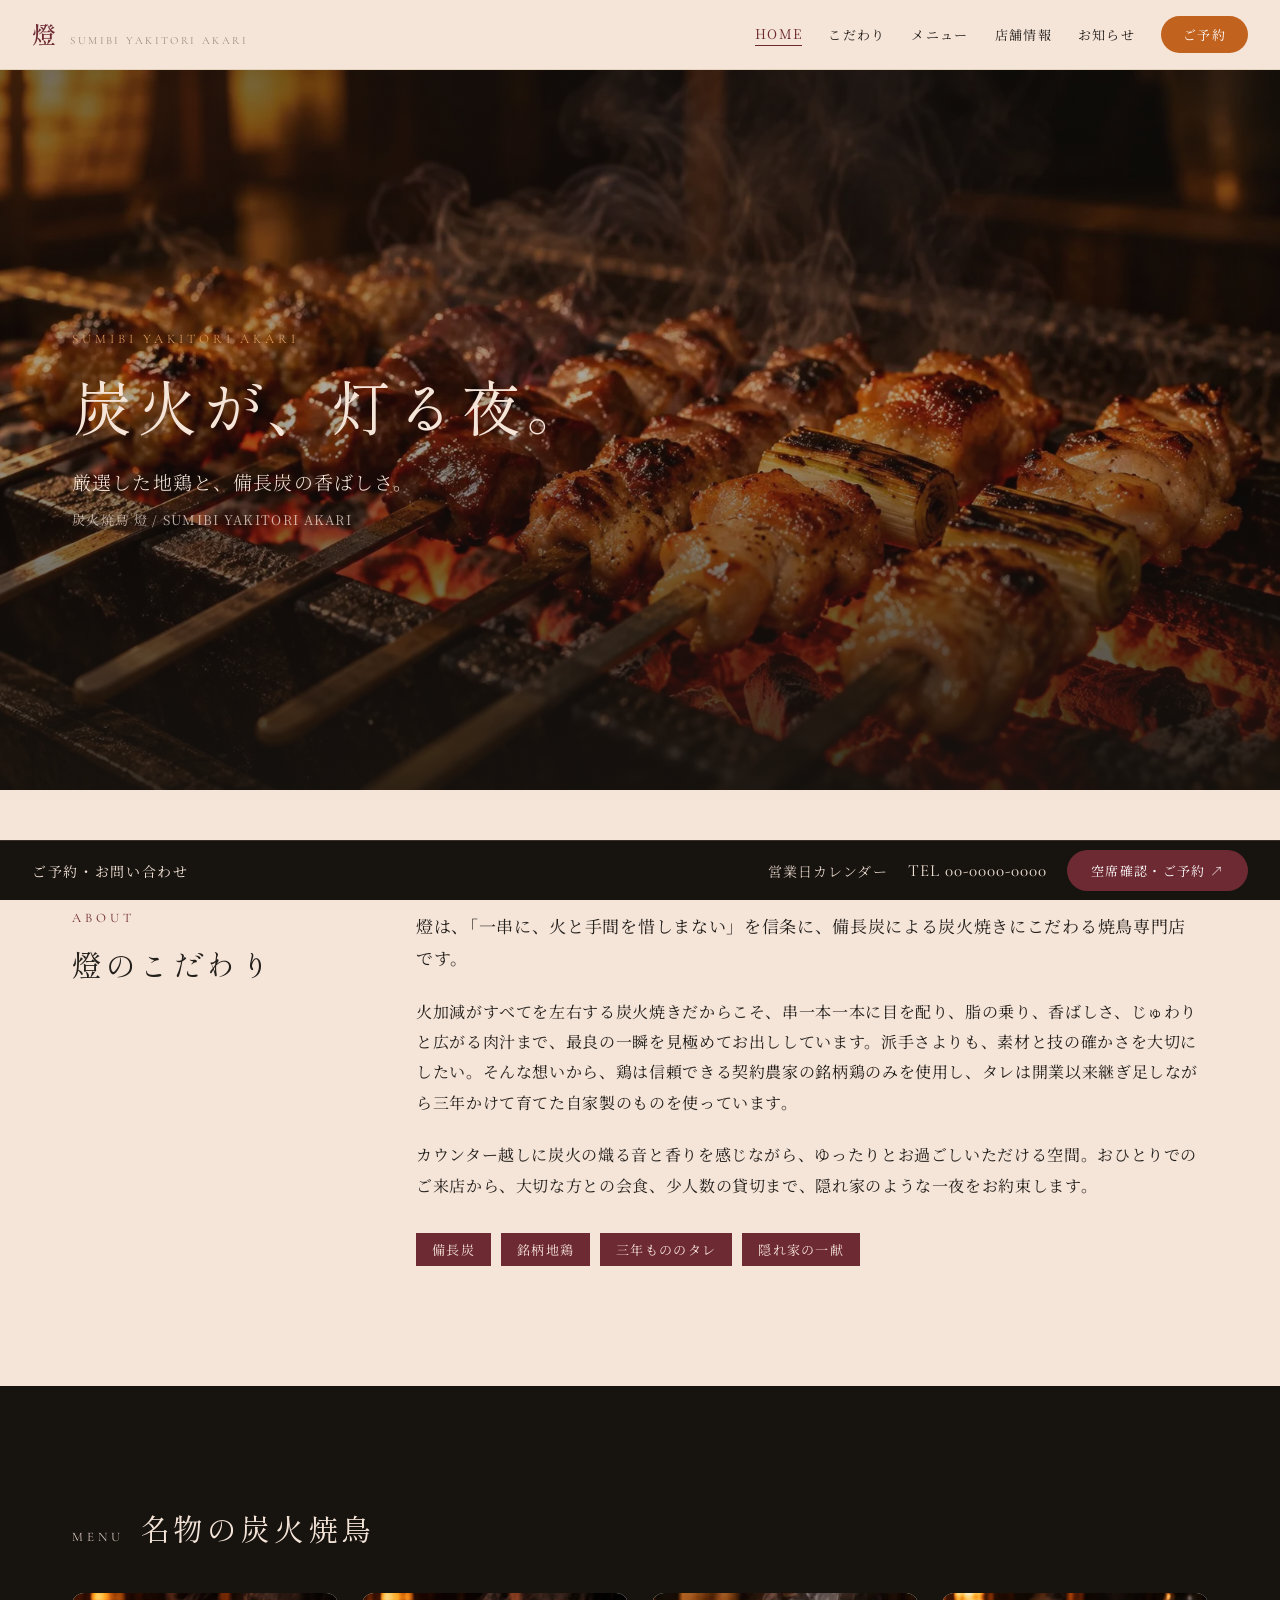
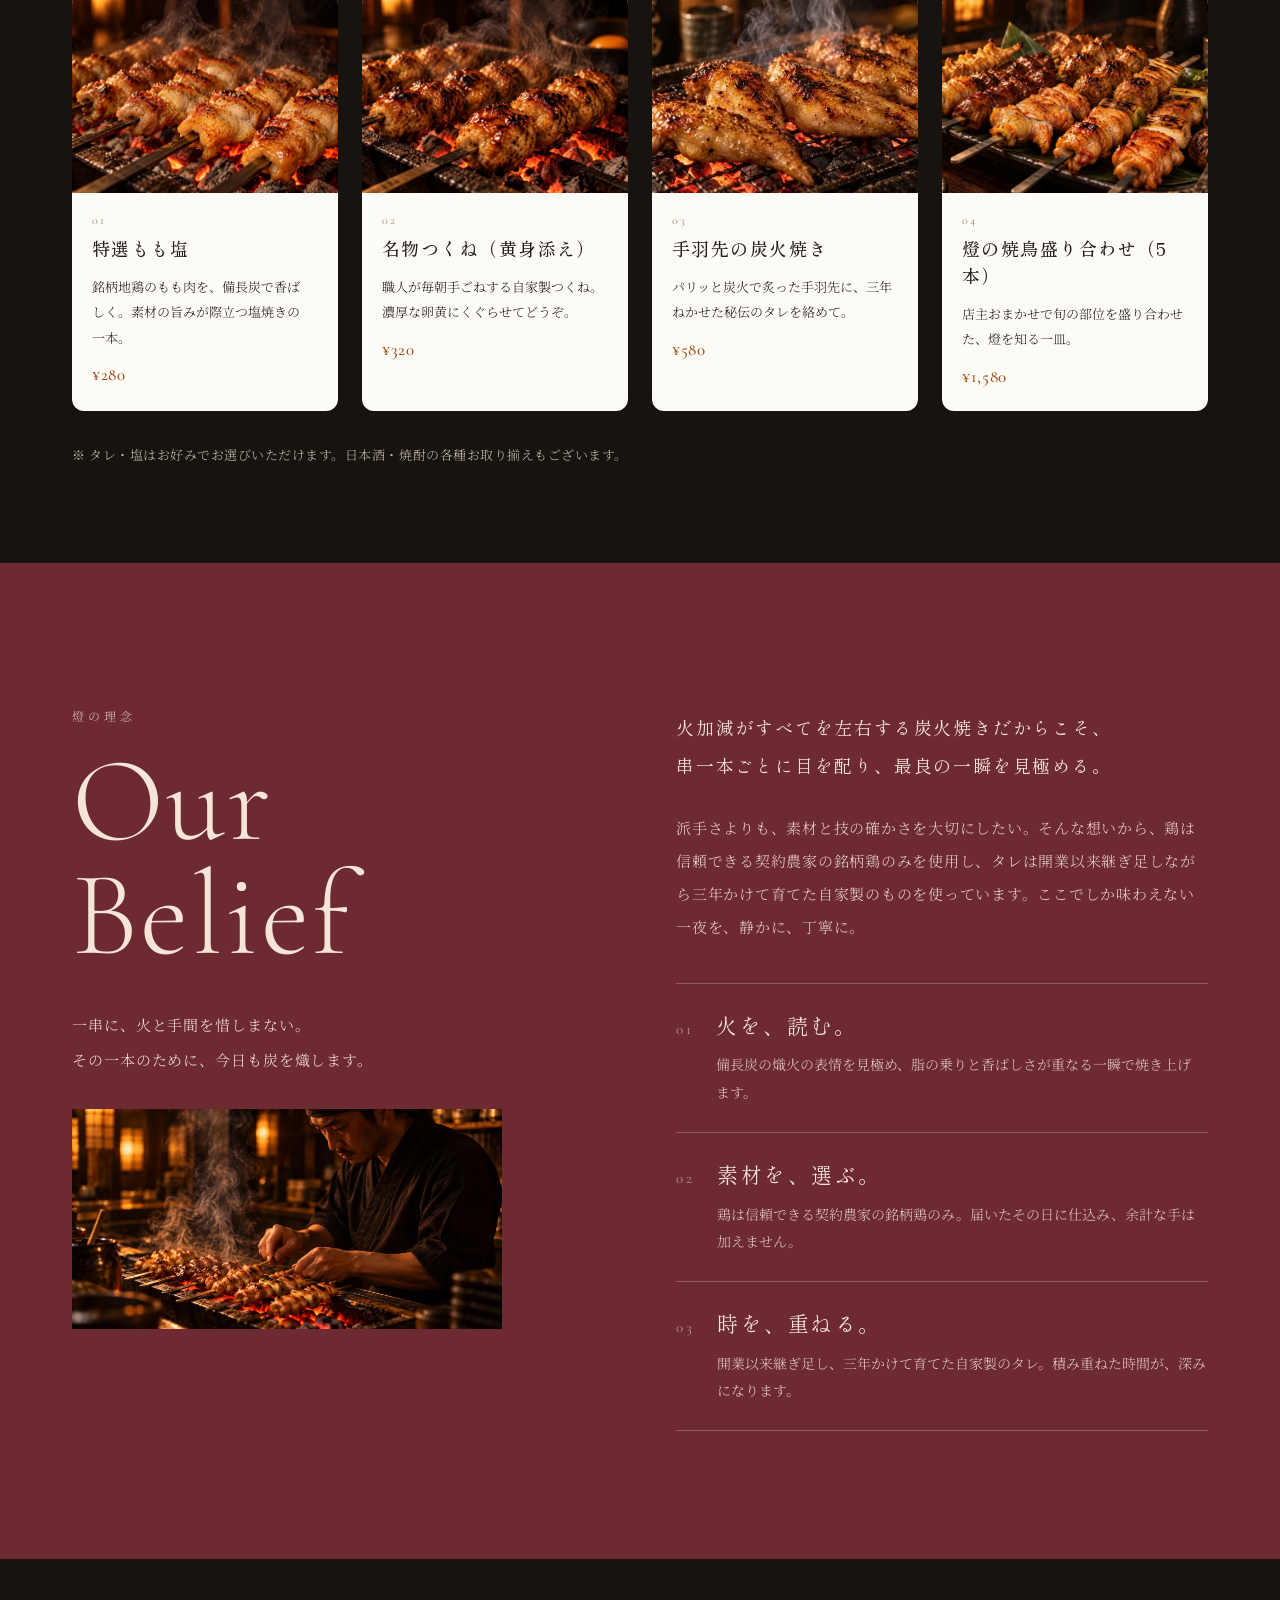
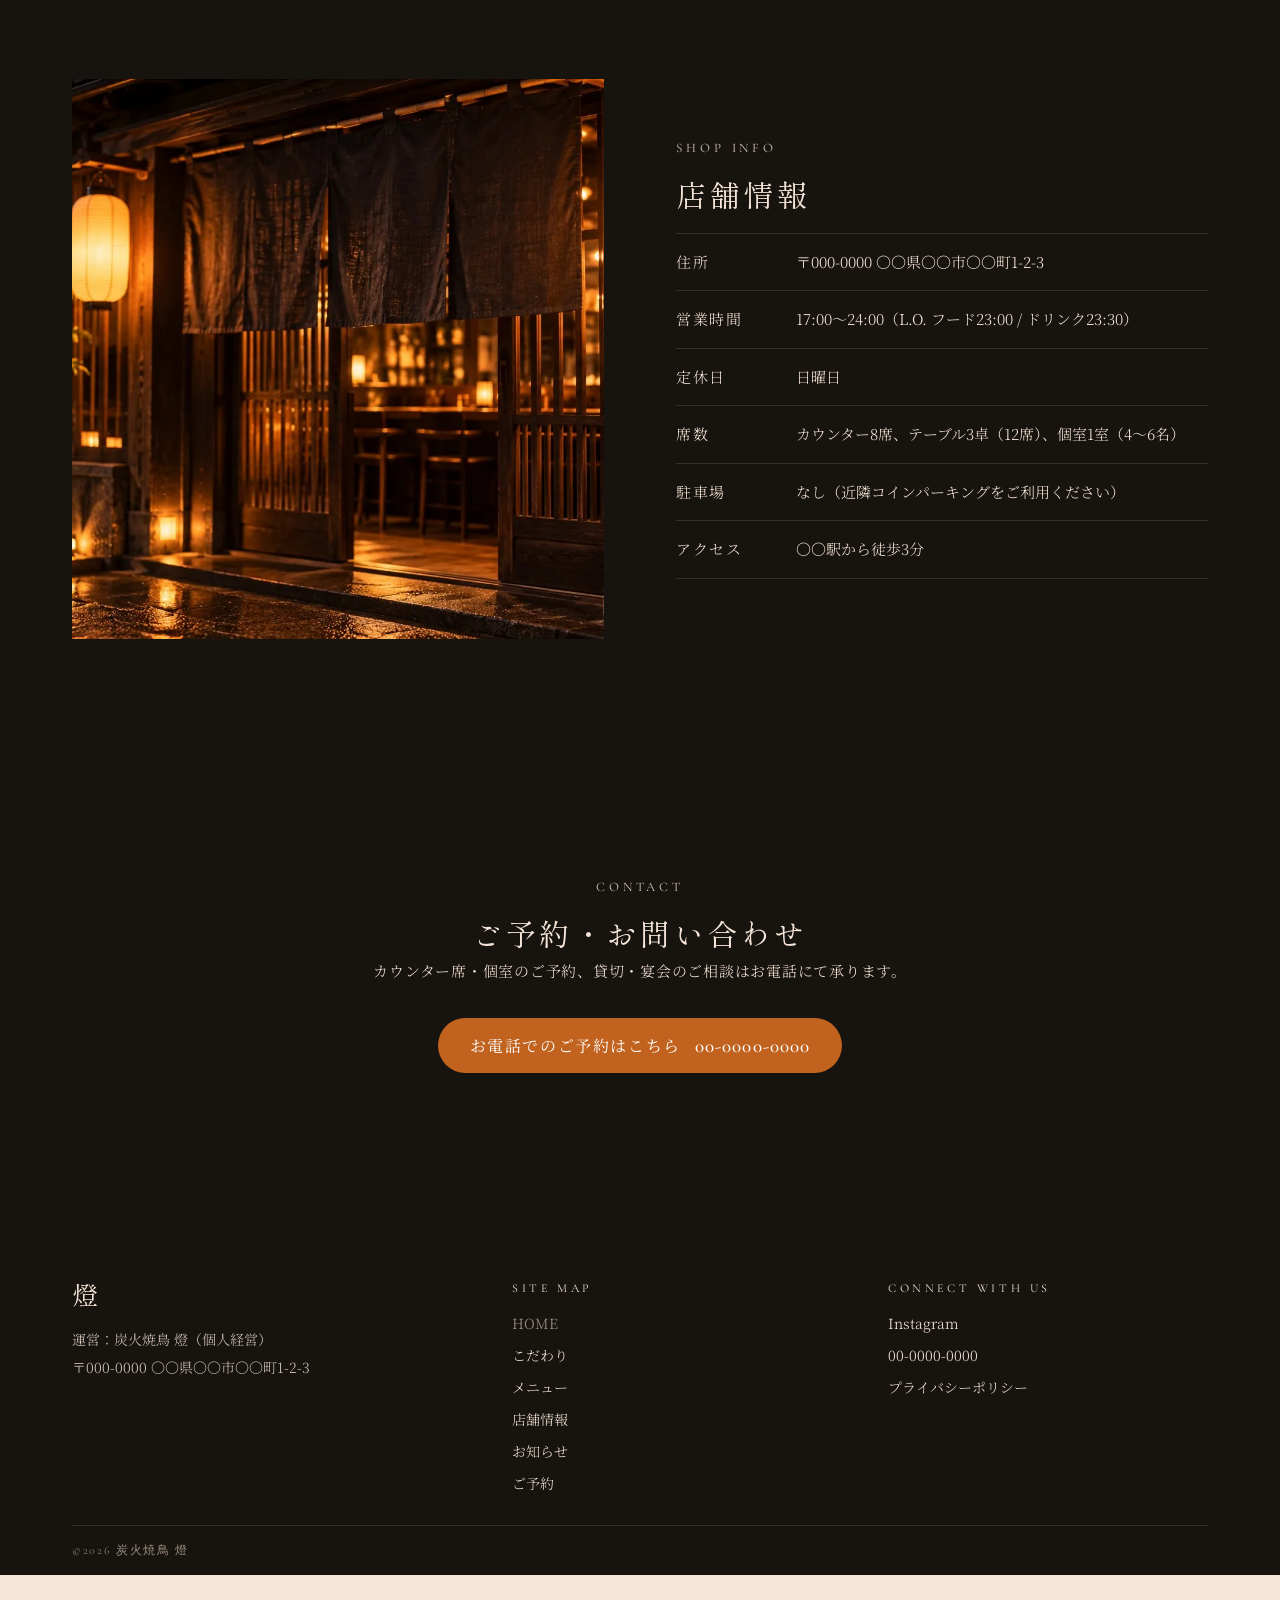
<file: index.html>
<!DOCTYPE html>
<html lang="ja">
<head>
<meta charset="UTF-8">
<meta name="viewport" content="width=device-width, initial-scale=1">
<script src="js/scroll-restoration.js"></script>
<title>地鶏の炭火焼鳥専門店 | 炭火焼鳥 燈（あかり）</title>
<meta name="description" content="備長炭でじっくり焼き上げる、地鶏の炭火焼鳥専門店「燈（あかり）」の公式サイトです。信頼できる契約農家の銘柄鶏と、開業以来三年ねかせた自家製タレ、季節の一品料理、厳選した日本酒・焼酎を取り揃えています。カウンター席から個室まで、大切な人との特別な夜をお過ごしいただけます。ご予約はお電話またはご予約フォームより承っております。">
<meta name="robots" content="index,follow">
<link rel="canonical" href="https://sensational-taffy-22054f.netlify.app/">
<meta property="og:site_name" content="炭火焼鳥 燈（あかり）">
<meta property="og:title" content="地鶏の炭火焼鳥専門店 | 炭火焼鳥 燈（あかり）">
<meta property="og:description" content="備長炭でじっくり焼き上げる、地鶏の炭火焼鳥専門店「燈（あかり）」の公式サイトです。信頼できる契約農家の銘柄鶏と、開業以来三年ねかせた自家製タレ、季節の一品料理、厳選した日本酒・焼酎を取り揃えています。カウンター席から個室まで、大切な人との特別な夜をお過ごしいただけます。ご予約はお電話またはご予約フォームより承っております。">
<meta property="og:type" content="website">
<meta property="og:url" content="https://sensational-taffy-22054f.netlify.app/">
<meta property="og:image" content="https://sensational-taffy-22054f.netlify.app/images/ogp-image.jpg">
<meta name="twitter:card" content="summary_large_image">
<link rel="preconnect" href="https://fonts.googleapis.com">
<link rel="preconnect" href="https://fonts.gstatic.com" crossorigin>
<link href="https://fonts.googleapis.com/css2?family=Shippori+Mincho:wght@400;500;600&family=Noto+Serif+JP:wght@300;400;500&family=Cormorant+Garamond:ital,wght@0,300;0,400;0,500;1,300&display=swap" rel="stylesheet">
<link rel="icon" type="image/png" sizes="32x32" href="favicon-32x32.png">
<link rel="icon" type="image/png" sizes="16x16" href="favicon-16x16.png">
<link rel="icon" href="favicon.ico">
<link rel="apple-touch-icon" sizes="180x180" href="apple-touch-icon.png">
<link rel="manifest" href="site.webmanifest">
<meta name="theme-color" content="#6E2A33">
<link rel="stylesheet" href="css/styles.css">
<script type="application/ld+json">
{
  "@context": "https://schema.org",
  "@type": "Restaurant",
  "name": "炭火焼鳥 燈（あかり）",
  "image": "https://sensational-taffy-22054f.netlify.app/images/hero-yakitori.jpg",
  "url": "https://sensational-taffy-22054f.netlify.app/",
  "telephone": "+81-00-0000-0000",
  "priceRange": "¥¥",
  "servesCuisine": "焼鳥",
  "address": {
    "@type": "PostalAddress",
    "streetAddress": "〇〇町1-2-3",
    "addressLocality": "〇〇市",
    "addressRegion": "〇〇県",
    "postalCode": "000-0000",
    "addressCountry": "JP"
  },
  "openingHoursSpecification": {
    "@type": "OpeningHoursSpecification",
    "dayOfWeek": [
      "Monday",
      "Tuesday",
      "Wednesday",
      "Thursday",
      "Friday",
      "Saturday"
    ],
    "opens": "17:00",
    "closes": "24:00"
  },
  "sameAs": [
    "https://instagram.com/akari_yakitori"
  ]
}
</script>
</head>
<body>

<header class="site-header">
  <div class="site-header__inner">
    <a href="index.html" class="brand">
      <span class="brand__mark">燈</span>
      <span class="brand__name brand__name--latin">SUMIBI YAKITORI AKARI</span>
    </a>

    <button type="button" class="hamburger" id="menuToggle" aria-expanded="false" aria-controls="mobileNav" aria-label="メニューを開く">
      <span></span><span></span><span></span>
    </button>

    <nav class="main-nav" aria-label="グローバルナビゲーション">
      <a href="#top" class="is-active" aria-current="page">HOME</a>
      <a href="こだわり.html">こだわり</a>
      <a href="メニュー.html">メニュー</a>
      <a href="店舗情報.html">店舗情報</a>
      <a href="お知らせ.html">お知らせ</a>
      <a href="ご予約.html" class="btn btn--pill">ご予約</a>
    </nav>
  </div>
</header>

<div class="mobile-nav" id="mobileNav" hidden>
  <nav aria-label="モバイルナビゲーション">
    <a href="#top" class="is-active" aria-current="page">HOME</a>
    <a href="こだわり.html">こだわり</a>
    <a href="メニュー.html">メニュー</a>
    <a href="店舗情報.html">店舗情報</a>
    <a href="お知らせ.html">お知らせ</a>
    <a href="ご予約.html" class="btn btn--pill">ご予約</a>
  </nav>
</div>

<main id="top">

  <!-- HERO -->
  <section class="hero">
    <img class="hero__image" src="images/hero-yakitori.webp" alt="炭火で焼く焼鳥のメインビジュアル" width="1672" height="941" fetchpriority="high">
    <div class="hero__overlay"></div>
    <div class="hero__content">
      <p class="hero__kicker">SUMIBI YAKITORI AKARI</p>
      <h1 class="hero__title">炭火が、灯る夜。</h1>
      <p class="hero__subcopy">厳選した地鶏と、備長炭の香ばしさ。</p>
      <p class="hero__storename">炭火焼鳥 燈 / SUMIBI YAKITORI AKARI</p>
    </div>
  </section>

  <!-- ABOUT -->
  <section class="about">
    <div class="about__inner">
      <div class="about__heading">
        <p class="label label--primary">ABOUT</p>
        <h2 class="heading-jp">燈のこだわり</h2>
      </div>
      <div class="about__body">
        <p class="lead">燈は、「一串に、火と手間を惜しまない」を信条に、備長炭による炭火焼きにこだわる焼鳥専門店です。</p>
        <p>火加減がすべてを左右する炭火焼きだからこそ、串一本一本に目を配り、脂の乗り、香ばしさ、じゅわりと広がる肉汁まで、最良の一瞬を見極めてお出ししています。派手さよりも、素材と技の確かさを大切にしたい。そんな想いから、鶏は信頼できる契約農家の銘柄鶏のみを使用し、タレは開業以来継ぎ足しながら三年かけて育てた自家製のものを使っています。</p>
        <p>カウンター越しに炭火の熾る音と香りを感じながら、ゆったりとお過ごしいただける空間。おひとりでのご来店から、大切な方との会食、少人数の貸切まで、隠れ家のような一夜をお約束します。</p>
        <ul class="tag-list">
          <li>備長炭</li>
          <li>銘柄地鶏</li>
          <li>三年もののタレ</li>
          <li>隠れ家の一献</li>
        </ul>
      </div>
    </div>
  </section>

  <!-- MENU -->
  <section class="menu-section">
    <div class="menu-section__inner">
      <div class="section-heading section-heading--dark">
        <p class="label label--accent">MENU</p>
        <h2 class="heading-jp heading-jp--light">名物の炭火焼鳥</h2>
      </div>

      <div class="menu-grid">
        <article class="menu-card">
          <div class="menu-card__image"><img src="images/menu-momo-shio.webp" alt="特選もも塩の写真" width="1672" height="941" loading="lazy"></div>
          <div class="menu-card__body">
            <p class="menu-card__no">01</p>
            <h3 class="menu-card__title">特選もも塩</h3>
            <p class="menu-card__desc">銘柄地鶏のもも肉を、備長炭で香ばしく。素材の旨みが際立つ塩焼きの一本。</p>
            <p class="menu-card__price">¥280</p>
          </div>
        </article>
        <article class="menu-card">
          <div class="menu-card__image"><img src="images/menu-tsukune.webp" alt="名物つくねの写真" width="1672" height="941" loading="lazy"></div>
          <div class="menu-card__body">
            <p class="menu-card__no">02</p>
            <h3 class="menu-card__title">名物つくね（黄身添え）</h3>
            <p class="menu-card__desc">職人が毎朝手ごねする自家製つくね。濃厚な卵黄にくぐらせてどうぞ。</p>
            <p class="menu-card__price">¥320</p>
          </div>
        </article>
        <article class="menu-card">
          <div class="menu-card__image"><img src="images/menu-tebasaki.webp" alt="手羽先の炭火焼きの写真" width="512" height="288" loading="lazy"></div>
          <div class="menu-card__body">
            <p class="menu-card__no">03</p>
            <h3 class="menu-card__title">手羽先の炭火焼き</h3>
            <p class="menu-card__desc">パリッと炭火で炙った手羽先に、三年ねかせた秘伝のタレを絡めて。</p>
            <p class="menu-card__price">¥580</p>
          </div>
        </article>
        <article class="menu-card">
          <div class="menu-card__image"><img src="images/menu-moriawase.webp" alt="焼鳥盛り合わせの写真" width="1672" height="941" loading="lazy"></div>
          <div class="menu-card__body">
            <p class="menu-card__no">04</p>
            <h3 class="menu-card__title">燈の焼鳥盛り合わせ（5本）</h3>
            <p class="menu-card__desc">店主おまかせで旬の部位を盛り合わせた、燈を知る一皿。</p>
            <p class="menu-card__price">¥1,580</p>
          </div>
        </article>
      </div>

      <p class="menu-note">※ タレ・塩はお好みでお選びいただけます。日本酒・焼酎の各種お取り揃えもございます。</p>
    </div>
  </section>

  <!-- OUR BELIEF -->
  <section class="belief">
    <div class="belief__inner">
      <div class="belief__intro">
        <p class="belief__label">燈の理念</p>
        <h2 class="belief__title">Our<br>Belief</h2>
        <p class="belief__lead">一串に、火と手間を惜しまない。<br>その一本のために、今日も炭を熾します。</p>
        <div class="belief__image"><img src="images/belief-craftsman.webp" alt="炭火と向き合う職人" width="1672" height="941" loading="lazy"></div>
      </div>

      <div class="belief__content">
        <p class="belief__statement">火加減がすべてを左右する炭火焼きだからこそ、<br>串一本ごとに目を配り、最良の一瞬を見極める。</p>
        <p class="belief__desc">派手さよりも、素材と技の確かさを大切にしたい。そんな想いから、鶏は信頼できる契約農家の銘柄鶏のみを使用し、タレは開業以来継ぎ足しながら三年かけて育てた自家製のものを使っています。ここでしか味わえない一夜を、静かに、丁寧に。</p>

        <div class="belief__item">
          <span class="belief__item-no">01</span>
          <div>
            <p class="belief__item-title">火を、読む。</p>
            <p class="belief__item-desc">備長炭の熾火の表情を見極め、脂の乗りと香ばしさが重なる一瞬で焼き上げます。</p>
          </div>
        </div>
        <div class="belief__item">
          <span class="belief__item-no">02</span>
          <div>
            <p class="belief__item-title">素材を、選ぶ。</p>
            <p class="belief__item-desc">鶏は信頼できる契約農家の銘柄鶏のみ。届いたその日に仕込み、余計な手は加えません。</p>
          </div>
        </div>
        <div class="belief__item belief__item--last">
          <span class="belief__item-no">03</span>
          <div>
            <p class="belief__item-title">時を、重ねる。</p>
            <p class="belief__item-desc">開業以来継ぎ足し、三年かけて育てた自家製のタレ。積み重ねた時間が、深みになります。</p>
          </div>
        </div>
      </div>
    </div>
  </section>

  <!-- SHOP INFO -->
  <section class="shop">
    <div class="shop__inner">
      <div class="shop__image"><img src="images/shop-exterior.webp" alt="店舗外観・提灯の灯り（縦位置）" width="1672" height="941" loading="lazy"></div>
      <div class="shop__content">
        <p class="label label--accent">SHOP INFO</p>
        <h2 class="heading-jp heading-jp--light">店舗情報</h2>
        <dl class="shop__list">
          <dt>住所</dt>
          <dd>〒000-0000 〇〇県〇〇市〇〇町1-2-3</dd>
          <dt>営業時間</dt>
          <dd>17:00〜24:00（L.O. フード23:00 / ドリンク23:30）</dd>
          <dt>定休日</dt>
          <dd>日曜日</dd>
          <dt>席数</dt>
          <dd>カウンター8席、テーブル3卓（12席）、個室1室（4〜6名）</dd>
          <dt>駐車場</dt>
          <dd>なし（近隣コインパーキングをご利用ください）</dd>
          <dt class="shop__list-last">アクセス</dt>
          <dd class="shop__list-last">〇〇駅から徒歩3分</dd>
        </dl>
      </div>
    </div>
  </section>

  <!-- CONTACT -->
  <section class="contact" id="contact">
    <p class="label label--accent">CONTACT</p>
    <h2 class="heading-jp heading-jp--light">ご予約・お問い合わせ</h2>
    <p class="contact__lead">カウンター席・個室のご予約、貸切・宴会のご相談はお電話にて承ります。</p>
    <a href="tel:00-0000-0000" class="btn btn--pill btn--contact">
      お電話でのご予約はこちら<span>00-0000-0000</span>
    </a>
  </section>

</main>

<footer class="site-footer">
  <div class="site-footer__inner">
    <div class="footer-col footer-col--about">
      <p class="footer-logo">燈</p>
      <p class="footer-address">運営：炭火焼鳥 燈（個人経営）<br>〒000-0000 〇〇県〇〇市〇〇町1-2-3</p>
    </div>
    <div class="footer-col">
      <p class="footer-col__label">SITE MAP</p>
      <nav class="footer-col__links" aria-label="サイトマップ">
        <span aria-current="page">HOME</span>
        <a href="こだわり.html">こだわり</a>
        <a href="メニュー.html">メニュー</a>
        <a href="店舗情報.html">店舗情報</a>
        <a href="お知らせ.html">お知らせ</a>
        <a href="ご予約.html">ご予約</a>
      </nav>
    </div>
    <div class="footer-col">
      <p class="footer-col__label">CONNECT WITH US</p>
      <nav class="footer-col__links" aria-label="外部リンク">
        <a href="https://instagram.com/akari_yakitori">Instagram</a>
        <a href="tel:00-0000-0000">00-0000-0000</a>
        <a href="privacy-policy.html">プライバシーポリシー</a>
      </nav>
    </div>
  </div>
  <p class="site-footer__copyright">©2026 炭火焼鳥 燈</p>
</footer>

<div class="reserve-bar">
  <span class="reserve-bar__label">ご予約・お問い合わせ</span>
  <div class="reserve-bar__right">
    <span class="reserve-bar__calendar">営業日カレンダー</span>
    <span class="reserve-bar__tel">TEL 00-0000-0000</span>
    <a href="ご予約.html" class="btn btn--pill btn--reserve">空席確認・ご予約 ↗</a>
  </div>
</div>

<script src="js/script.js"></script>
</body>
</html>
</file>
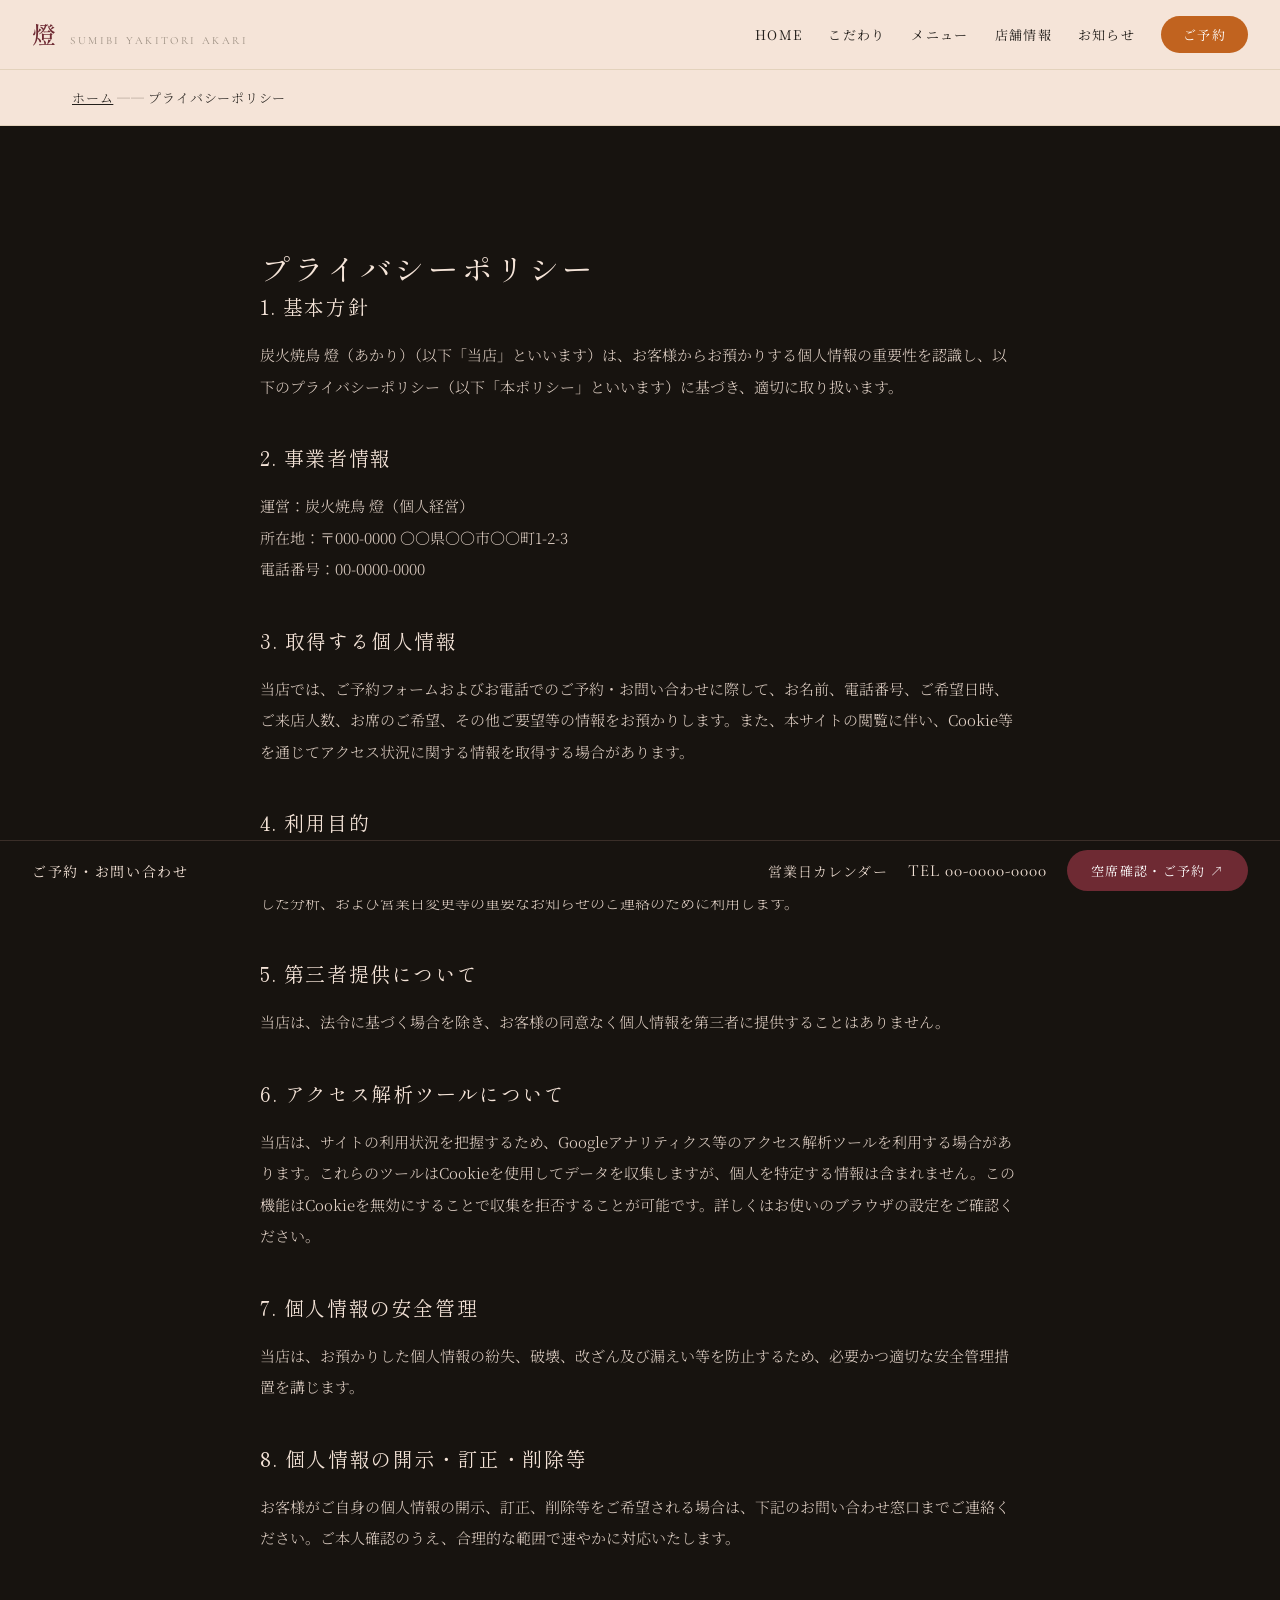
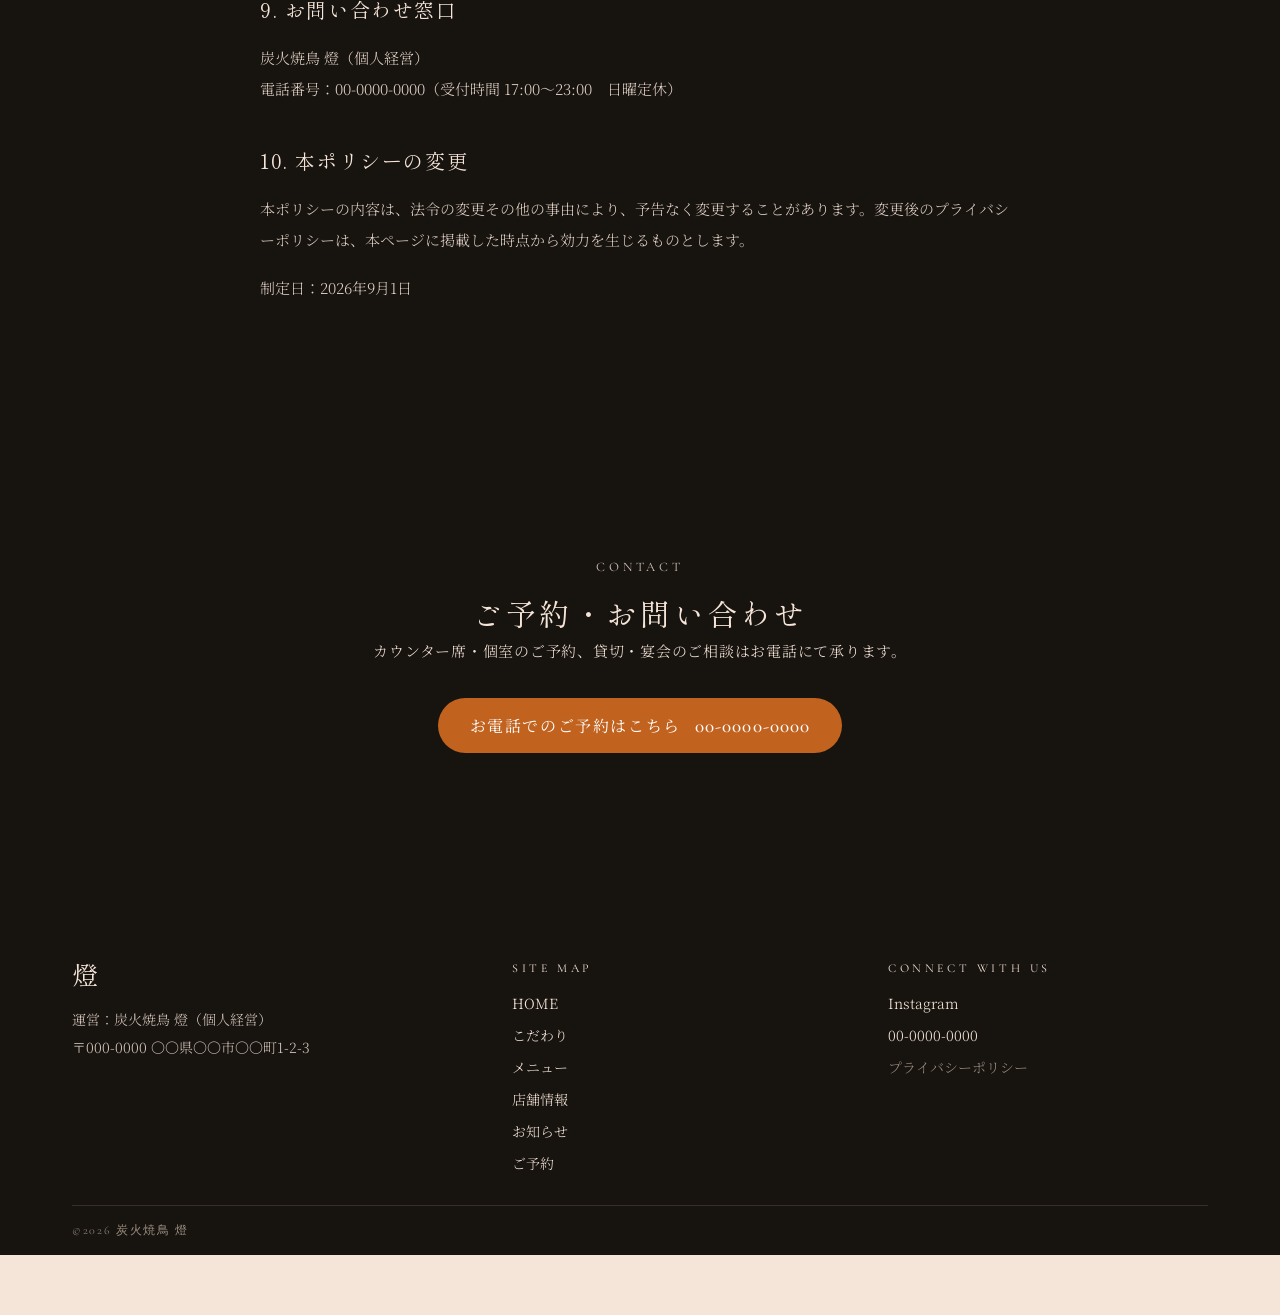
<file: privacy-policy.html>
<!DOCTYPE html>
<html lang="ja">
<head>
<meta charset="UTF-8">
<meta name="viewport" content="width=device-width, initial-scale=1">
<script src="js/scroll-restoration.js"></script>
<title>プライバシーポリシー | 炭火焼鳥 燈（あかり）</title>
<meta name="description" content="炭火焼鳥「燈」のプライバシーポリシーです。ご予約フォームやお問い合わせでお預かりする個人情報の取得方法、利用目的、第三者提供、アクセス解析ツールの利用について定めています。個人情報の開示・訂正・削除等のご請求は、お電話にてお問い合わせください。">
<meta name="robots" content="index,follow">
<link rel="canonical" href="https://sensational-taffy-22054f.netlify.app/privacy-policy.html">
<meta property="og:site_name" content="炭火焼鳥 燈（あかり）">
<meta property="og:title" content="プライバシーポリシー | 炭火焼鳥 燈（あかり）">
<meta property="og:description" content="炭火焼鳥「燈」のプライバシーポリシーです。ご予約フォームやお問い合わせでお預かりする個人情報の取得方法、利用目的、第三者提供、アクセス解析ツールの利用について定めています。個人情報の開示・訂正・削除等のご請求は、お電話にてお問い合わせください。">
<meta property="og:type" content="website">
<meta property="og:url" content="https://sensational-taffy-22054f.netlify.app/privacy-policy.html">
<meta property="og:image" content="https://sensational-taffy-22054f.netlify.app/images/ogp-image.jpg">
<meta name="twitter:card" content="summary_large_image">
<link rel="preconnect" href="https://fonts.googleapis.com">
<link rel="preconnect" href="https://fonts.gstatic.com" crossorigin>
<link href="https://fonts.googleapis.com/css2?family=Shippori+Mincho:wght@400;500;600&family=Noto+Serif+JP:wght@300;400;500&family=Cormorant+Garamond:ital,wght@0,300;0,400;0,500;1,300&display=swap" rel="stylesheet">
<link rel="icon" type="image/png" sizes="32x32" href="favicon-32x32.png">
<link rel="icon" type="image/png" sizes="16x16" href="favicon-16x16.png">
<link rel="icon" href="favicon.ico">
<link rel="apple-touch-icon" sizes="180x180" href="apple-touch-icon.png">
<link rel="manifest" href="site.webmanifest">
<meta name="theme-color" content="#6E2A33">
<link rel="stylesheet" href="css/styles.css">
<script type="application/ld+json">
{
  "@context": "https://schema.org",
  "@type": "Restaurant",
  "name": "炭火焼鳥 燈（あかり）",
  "image": "https://sensational-taffy-22054f.netlify.app/images/hero-yakitori.jpg",
  "url": "https://sensational-taffy-22054f.netlify.app/",
  "telephone": "+81-00-0000-0000",
  "priceRange": "¥¥",
  "servesCuisine": "焼鳥",
  "address": {
    "@type": "PostalAddress",
    "streetAddress": "〇〇町1-2-3",
    "addressLocality": "〇〇市",
    "addressRegion": "〇〇県",
    "postalCode": "000-0000",
    "addressCountry": "JP"
  },
  "openingHoursSpecification": {
    "@type": "OpeningHoursSpecification",
    "dayOfWeek": [
      "Monday",
      "Tuesday",
      "Wednesday",
      "Thursday",
      "Friday",
      "Saturday"
    ],
    "opens": "17:00",
    "closes": "24:00"
  },
  "sameAs": [
    "https://instagram.com/akari_yakitori"
  ]
}
</script>
<script type="application/ld+json">
{
  "@context": "https://schema.org",
  "@type": "BreadcrumbList",
  "itemListElement": [
    {
      "@type": "ListItem",
      "position": 1,
      "name": "ホーム",
      "item": "https://sensational-taffy-22054f.netlify.app/"
    },
    {
      "@type": "ListItem",
      "position": 2,
      "name": "プライバシーポリシー",
      "item": "https://sensational-taffy-22054f.netlify.app/privacy-policy.html"
    }
  ]
}
</script>
</head>
<body>

<header class="site-header">
  <div class="site-header__inner">
    <a href="index.html" class="brand">
      <span class="brand__mark">燈</span>
      <span class="brand__name brand__name--latin">SUMIBI YAKITORI AKARI</span>
    </a>

    <button type="button" class="hamburger" id="menuToggle" aria-expanded="false" aria-controls="mobileNav" aria-label="メニューを開く">
      <span></span><span></span><span></span>
    </button>

    <nav class="main-nav" aria-label="グローバルナビゲーション">
      <a href="index.html">HOME</a>
      <a href="こだわり.html">こだわり</a>
      <a href="メニュー.html">メニュー</a>
      <a href="店舗情報.html">店舗情報</a>
      <a href="お知らせ.html">お知らせ</a>
      <a href="ご予約.html" class="btn btn--pill">ご予約</a>
    </nav>
  </div>
</header>

<div class="mobile-nav" id="mobileNav" hidden>
  <nav aria-label="モバイルナビゲーション">
    <a href="index.html">HOME</a>
    <a href="こだわり.html">こだわり</a>
    <a href="メニュー.html">メニュー</a>
    <a href="店舗情報.html">店舗情報</a>
    <a href="お知らせ.html">お知らせ</a>
    <a href="ご予約.html" class="btn btn--pill">ご予約</a>
  </nav>
</div>

<main>

  <nav class="breadcrumb" aria-label="パンくずリスト">
    <a href="index.html">ホーム</a> ── <span class="breadcrumb__current">プライバシーポリシー</span>
  </nav>

  <section class="policy">
    <div class="policy__inner">
      <h1 class="heading-jp heading-jp--light">プライバシーポリシー</h1>

      <h2>1. 基本方針</h2>
      <p>炭火焼鳥 燈（あかり）（以下「当店」といいます）は、お客様からお預かりする個人情報の重要性を認識し、以下のプライバシーポリシー（以下「本ポリシー」といいます）に基づき、適切に取り扱います。</p>

      <h2>2. 事業者情報</h2>
      <p>運営：炭火焼鳥 燈（個人経営）<br>
      所在地：〒000-0000 〇〇県〇〇市〇〇町1-2-3<br>
      電話番号：00-0000-0000</p>

      <h2>3. 取得する個人情報</h2>
      <p>当店では、ご予約フォームおよびお電話でのご予約・お問い合わせに際して、お名前、電話番号、ご希望日時、ご来店人数、お席のご希望、その他ご要望等の情報をお預かりします。また、本サイトの閲覧に伴い、Cookie等を通じてアクセス状況に関する情報を取得する場合があります。</p>

      <h2>4. 利用目的</h2>
      <p>お預かりした個人情報は、ご予約の受付・確認・ご連絡、お問い合わせへの対応、当店サービスの向上を目的とした分析、および営業日変更等の重要なお知らせのご連絡のために利用します。</p>

      <h2>5. 第三者提供について</h2>
      <p>当店は、法令に基づく場合を除き、お客様の同意なく個人情報を第三者に提供することはありません。</p>

      <h2>6. アクセス解析ツールについて</h2>
      <p>当店は、サイトの利用状況を把握するため、Googleアナリティクス等のアクセス解析ツールを利用する場合があります。これらのツールはCookieを使用してデータを収集しますが、個人を特定する情報は含まれません。この機能はCookieを無効にすることで収集を拒否することが可能です。詳しくはお使いのブラウザの設定をご確認ください。</p>

      <h2>7. 個人情報の安全管理</h2>
      <p>当店は、お預かりした個人情報の紛失、破壊、改ざん及び漏えい等を防止するため、必要かつ適切な安全管理措置を講じます。</p>

      <h2>8. 個人情報の開示・訂正・削除等</h2>
      <p>お客様がご自身の個人情報の開示、訂正、削除等をご希望される場合は、下記のお問い合わせ窓口までご連絡ください。ご本人確認のうえ、合理的な範囲で速やかに対応いたします。</p>

      <h2>9. お問い合わせ窓口</h2>
      <p>炭火焼鳥 燈（個人経営）<br>
      電話番号：00-0000-0000（受付時間 17:00〜23:00　日曜定休）</p>

      <h2>10. 本ポリシーの変更</h2>
      <p>本ポリシーの内容は、法令の変更その他の事由により、予告なく変更することがあります。変更後のプライバシーポリシーは、本ページに掲載した時点から効力を生じるものとします。</p>

      <p class="policy__updated">制定日：2026年9月1日</p>
    </div>
  </section>

  <section class="contact" id="contact">
    <p class="label label--accent">CONTACT</p>
    <h2 class="heading-jp heading-jp--light">ご予約・お問い合わせ</h2>
    <p class="contact__lead">カウンター席・個室のご予約、貸切・宴会のご相談はお電話にて承ります。</p>
    <a href="tel:00-0000-0000" class="btn btn--pill btn--contact">
      お電話でのご予約はこちら<span>00-0000-0000</span>
    </a>
  </section>

</main>

<footer class="site-footer">
  <div class="site-footer__inner">
    <div class="footer-col footer-col--about">
      <p class="footer-logo">燈</p>
      <p class="footer-address">運営：炭火焼鳥 燈（個人経営）<br>〒000-0000 〇〇県〇〇市〇〇町1-2-3</p>
    </div>
    <div class="footer-col">
      <p class="footer-col__label">SITE MAP</p>
      <nav class="footer-col__links" aria-label="サイトマップ">
        <a href="index.html">HOME</a>
        <a href="こだわり.html">こだわり</a>
        <a href="メニュー.html">メニュー</a>
        <a href="店舗情報.html">店舗情報</a>
        <a href="お知らせ.html">お知らせ</a>
        <a href="ご予約.html">ご予約</a>
      </nav>
    </div>
    <div class="footer-col">
      <p class="footer-col__label">CONNECT WITH US</p>
      <nav class="footer-col__links" aria-label="外部リンク">
        <a href="https://instagram.com/akari_yakitori">Instagram</a>
        <a href="tel:00-0000-0000">00-0000-0000</a>
        <span aria-current="page">プライバシーポリシー</span>
      </nav>
    </div>
  </div>
  <p class="site-footer__copyright">©2026 炭火焼鳥 燈</p>
</footer>

<div class="reserve-bar">
  <span class="reserve-bar__label">ご予約・お問い合わせ</span>
  <div class="reserve-bar__right">
    <span class="reserve-bar__calendar">営業日カレンダー</span>
    <span class="reserve-bar__tel">TEL 00-0000-0000</span>
    <a href="ご予約.html" class="btn btn--pill btn--reserve">空席確認・ご予約 ↗</a>
  </div>
</div>

<script src="js/script.js"></script>
</body>
</html>
</file>
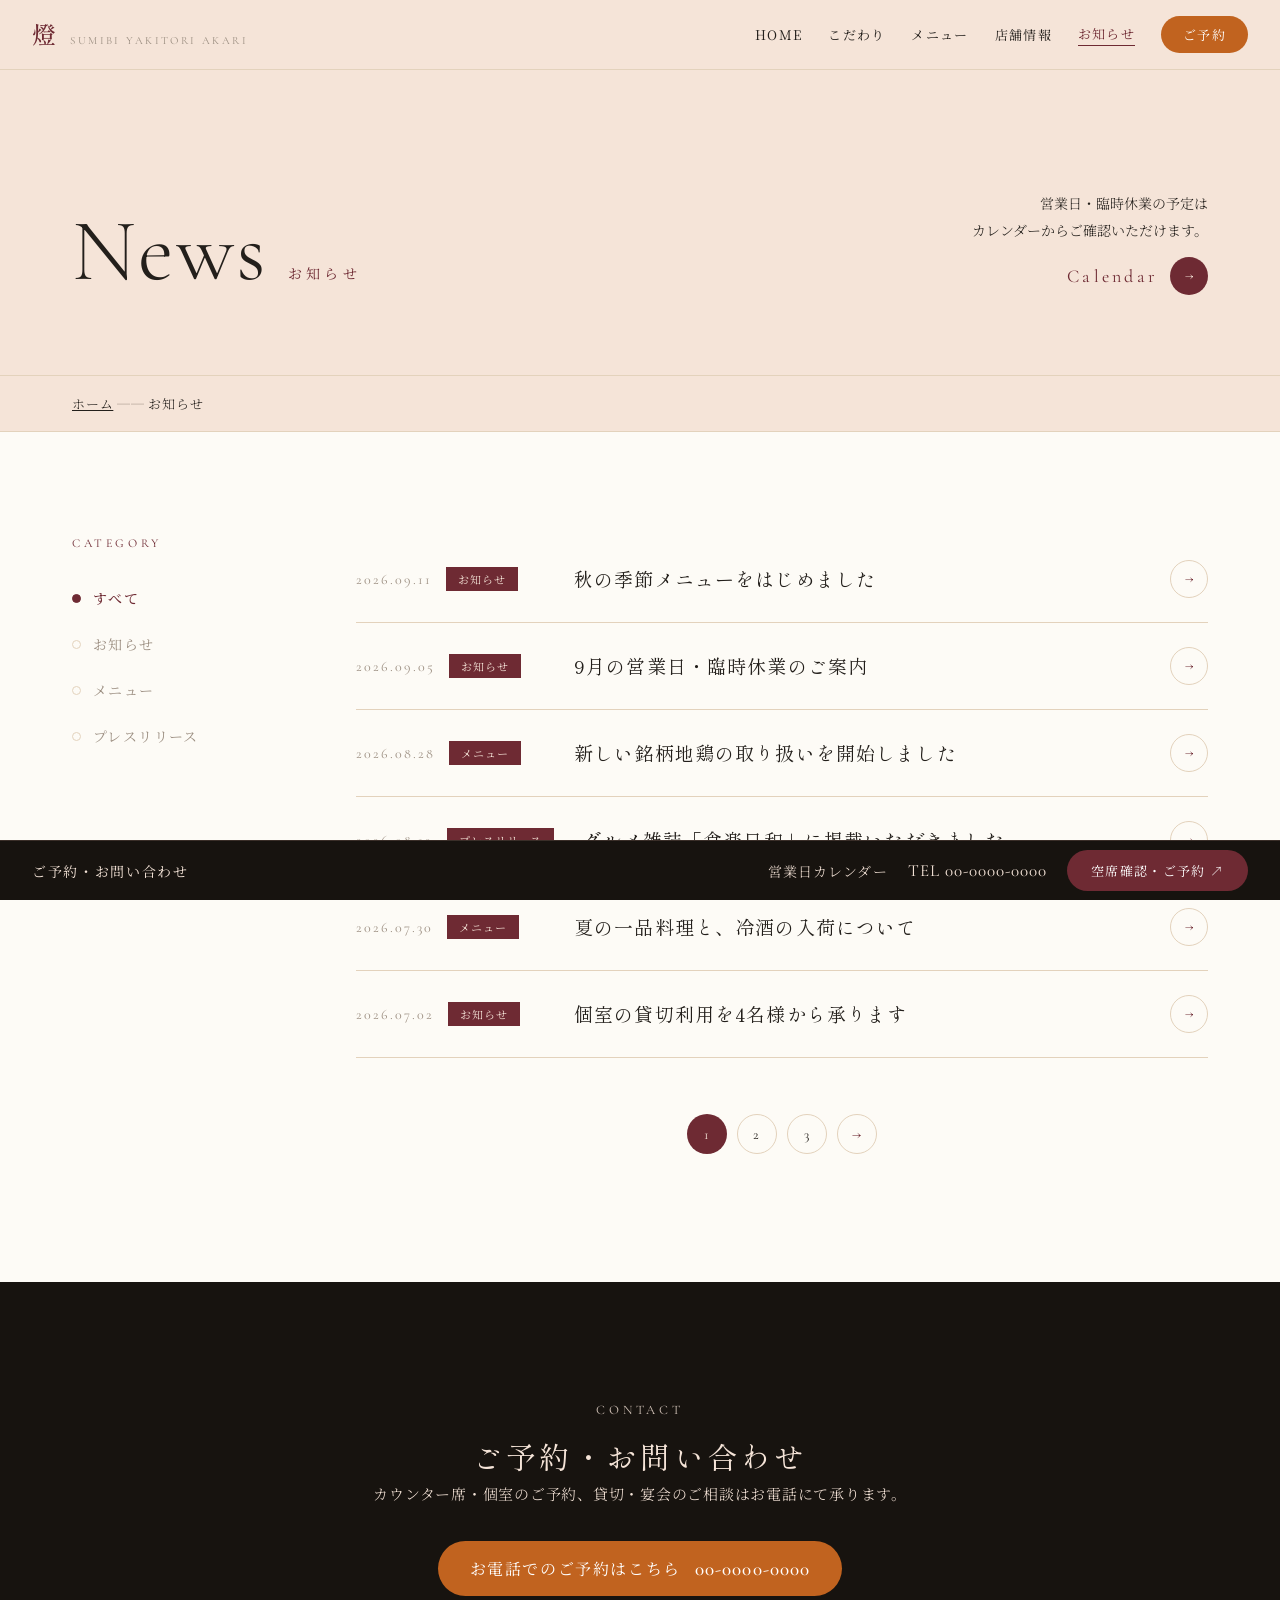
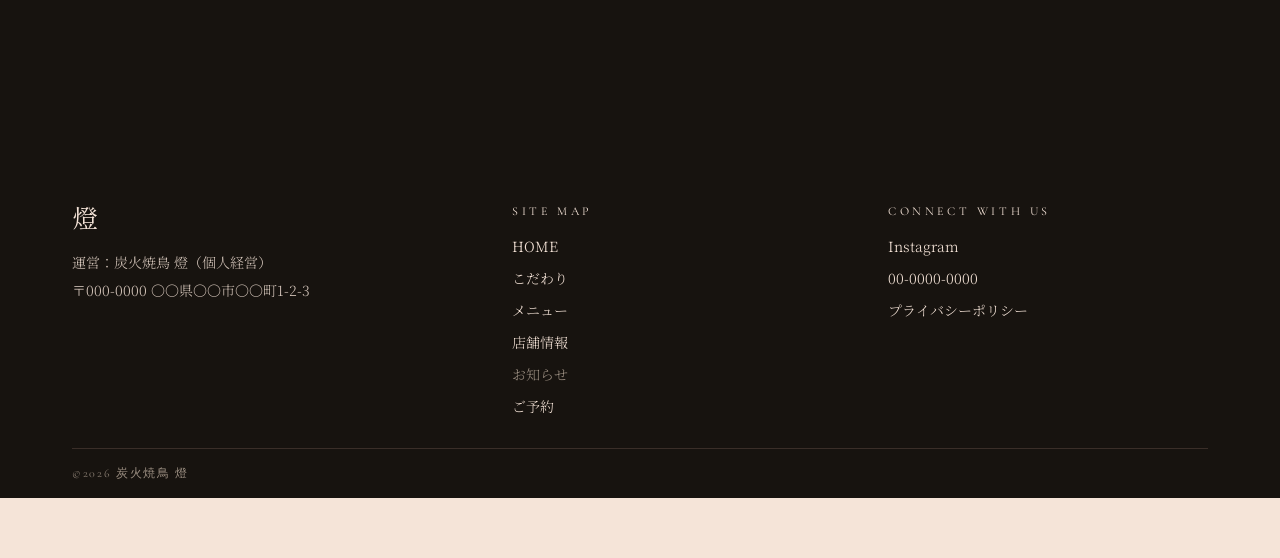
<file: お知らせ.html>
<!DOCTYPE html>
<html lang="ja">
<head>
<meta charset="UTF-8">
<meta name="viewport" content="width=device-width, initial-scale=1">
<script src="js/scroll-restoration.js"></script>
<title>お知らせ・営業日カレンダー | 炭火焼鳥 燈（あかり）</title>
<meta name="description" content="炭火焼鳥「燈」からの最新のお知らせをまとめてご覧いただけます。営業日・臨時休業のご案内、季節のメニュー情報、メディア掲載情報などを随時更新しておりますので、ぜひブックマークしてご確認ください。営業日カレンダーもあわせてご確認いただけます。ご来店・ご予約に関するお問い合わせは、お電話または専用フォームより承っております。">
<meta name="robots" content="index,follow">
<link rel="canonical" href="https://sensational-taffy-22054f.netlify.app/お知らせ.html">
<meta property="og:site_name" content="炭火焼鳥 燈（あかり）">
<meta property="og:title" content="お知らせ・営業日カレンダー | 炭火焼鳥 燈（あかり）">
<meta property="og:description" content="炭火焼鳥「燈」からの最新のお知らせをまとめてご覧いただけます。営業日・臨時休業のご案内、季節のメニュー情報、メディア掲載情報などを随時更新しておりますので、ぜひブックマークしてご確認ください。営業日カレンダーもあわせてご確認いただけます。ご来店・ご予約に関するお問い合わせは、お電話または専用フォームより承っております。">
<meta property="og:type" content="website">
<meta property="og:url" content="https://sensational-taffy-22054f.netlify.app/お知らせ.html">
<meta property="og:image" content="https://sensational-taffy-22054f.netlify.app/images/ogp-image.jpg">
<meta name="twitter:card" content="summary_large_image">
<link rel="preconnect" href="https://fonts.googleapis.com">
<link rel="preconnect" href="https://fonts.gstatic.com" crossorigin>
<link href="https://fonts.googleapis.com/css2?family=Shippori+Mincho:wght@400;500;600&family=Noto+Serif+JP:wght@300;400;500&family=Cormorant+Garamond:ital,wght@0,300;0,400;0,500;1,300&display=swap" rel="stylesheet">
<link rel="icon" type="image/png" sizes="32x32" href="favicon-32x32.png">
<link rel="icon" type="image/png" sizes="16x16" href="favicon-16x16.png">
<link rel="icon" href="favicon.ico">
<link rel="apple-touch-icon" sizes="180x180" href="apple-touch-icon.png">
<link rel="manifest" href="site.webmanifest">
<meta name="theme-color" content="#6E2A33">
<link rel="stylesheet" href="css/styles.css">
<script type="application/ld+json">
{
  "@context": "https://schema.org",
  "@type": "Restaurant",
  "name": "炭火焼鳥 燈（あかり）",
  "image": "https://sensational-taffy-22054f.netlify.app/images/hero-yakitori.jpg",
  "url": "https://sensational-taffy-22054f.netlify.app/",
  "telephone": "+81-00-0000-0000",
  "priceRange": "¥¥",
  "servesCuisine": "焼鳥",
  "address": {
    "@type": "PostalAddress",
    "streetAddress": "〇〇町1-2-3",
    "addressLocality": "〇〇市",
    "addressRegion": "〇〇県",
    "postalCode": "000-0000",
    "addressCountry": "JP"
  },
  "openingHoursSpecification": {
    "@type": "OpeningHoursSpecification",
    "dayOfWeek": [
      "Monday",
      "Tuesday",
      "Wednesday",
      "Thursday",
      "Friday",
      "Saturday"
    ],
    "opens": "17:00",
    "closes": "24:00"
  },
  "sameAs": [
    "https://instagram.com/akari_yakitori"
  ]
}
</script>
<script type="application/ld+json">
{
  "@context": "https://schema.org",
  "@type": "BreadcrumbList",
  "itemListElement": [
    {
      "@type": "ListItem",
      "position": 1,
      "name": "ホーム",
      "item": "https://sensational-taffy-22054f.netlify.app/"
    },
    {
      "@type": "ListItem",
      "position": 2,
      "name": "お知らせ",
      "item": "https://sensational-taffy-22054f.netlify.app/お知らせ.html"
    }
  ]
}
</script>
</head>
<body>

<header class="site-header">
  <div class="site-header__inner">
    <a href="index.html" class="brand">
      <span class="brand__mark">燈</span>
      <span class="brand__name brand__name--latin">SUMIBI YAKITORI AKARI</span>
    </a>

    <button type="button" class="hamburger" id="menuToggle" aria-expanded="false" aria-controls="mobileNav" aria-label="メニューを開く">
      <span></span><span></span><span></span>
    </button>

    <nav class="main-nav" aria-label="グローバルナビゲーション">
      <a href="index.html">HOME</a>
      <a href="こだわり.html">こだわり</a>
      <a href="メニュー.html">メニュー</a>
      <a href="店舗情報.html">店舗情報</a>
      <a href="お知らせ.html" class="is-active" aria-current="page">お知らせ</a>
      <a href="ご予約.html" class="btn btn--pill">ご予約</a>
    </nav>
  </div>
</header>

<div class="mobile-nav" id="mobileNav" hidden>
  <nav aria-label="モバイルナビゲーション">
    <a href="index.html">HOME</a>
    <a href="こだわり.html">こだわり</a>
    <a href="メニュー.html">メニュー</a>
    <a href="店舗情報.html">店舗情報</a>
    <a href="お知らせ.html" class="is-active" aria-current="page">お知らせ</a>
    <a href="ご予約.html" class="btn btn--pill">ご予約</a>
  </nav>
</div>

<main>

  <section class="news-banner">
    <h1 class="news-banner__title">
      <span class="news-banner__latin">News</span>
      <span class="news-banner__jp">お知らせ</span>
    </h1>
    <div class="news-banner__aside">
      <p>営業日・臨時休業の予定は<br>カレンダーからご確認いただけます。</p>
      <a href="店舗情報.html#calendar" class="news-banner__calendar">
        <span class="news-banner__calendar-label">Calendar</span>
        <span class="news-banner__calendar-circle">→</span>
      </a>
    </div>
  </section>

  <nav class="breadcrumb" aria-label="パンくずリスト">
    <a href="index.html">ホーム</a> ── <span class="breadcrumb__current">お知らせ</span>
  </nav>

  <section class="news-layout">
    <div class="news-layout__inner">
      <div class="category-list" id="categoryList" role="group" aria-label="カテゴリで絞り込み"></div>

      <div class="post-list">
        <div id="postList"></div>

        <div class="pagination">
          <span class="is-current">1</span>
          <span>2</span>
          <span>3</span>
          <span class="next">→</span>
        </div>
      </div>
    </div>
  </section>

  <section class="contact" id="contact">
    <p class="label label--accent">CONTACT</p>
    <h2 class="heading-jp heading-jp--light">ご予約・お問い合わせ</h2>
    <p class="contact__lead">カウンター席・個室のご予約、貸切・宴会のご相談はお電話にて承ります。</p>
    <a href="tel:00-0000-0000" class="btn btn--pill btn--contact">
      お電話でのご予約はこちら<span>00-0000-0000</span>
    </a>
  </section>

</main>

<footer class="site-footer">
  <div class="site-footer__inner">
    <div class="footer-col footer-col--about">
      <p class="footer-logo">燈</p>
      <p class="footer-address">運営：炭火焼鳥 燈（個人経営）<br>〒000-0000 〇〇県〇〇市〇〇町1-2-3</p>
    </div>
    <div class="footer-col">
      <p class="footer-col__label">SITE MAP</p>
      <nav class="footer-col__links" aria-label="サイトマップ">
        <a href="index.html">HOME</a>
        <a href="こだわり.html">こだわり</a>
        <a href="メニュー.html">メニュー</a>
        <a href="店舗情報.html">店舗情報</a>
        <span aria-current="page">お知らせ</span>
        <a href="ご予約.html">ご予約</a>
      </nav>
    </div>
    <div class="footer-col">
      <p class="footer-col__label">CONNECT WITH US</p>
      <nav class="footer-col__links" aria-label="外部リンク">
        <a href="https://instagram.com/akari_yakitori">Instagram</a>
        <a href="tel:00-0000-0000">00-0000-0000</a>
        <a href="privacy-policy.html">プライバシーポリシー</a>
      </nav>
    </div>
  </div>
  <p class="site-footer__copyright">©2026 炭火焼鳥 燈</p>
</footer>

<div class="reserve-bar">
  <span class="reserve-bar__label">ご予約・お問い合わせ</span>
  <div class="reserve-bar__right">
    <span class="reserve-bar__calendar">営業日カレンダー</span>
    <span class="reserve-bar__tel">TEL 00-0000-0000</span>
    <a href="ご予約.html" class="btn btn--pill btn--reserve">空席確認・ご予約 ↗</a>
  </div>
</div>

<script src="js/script.js"></script>
<script src="js/news.js"></script>
</body>
</html>
</file>
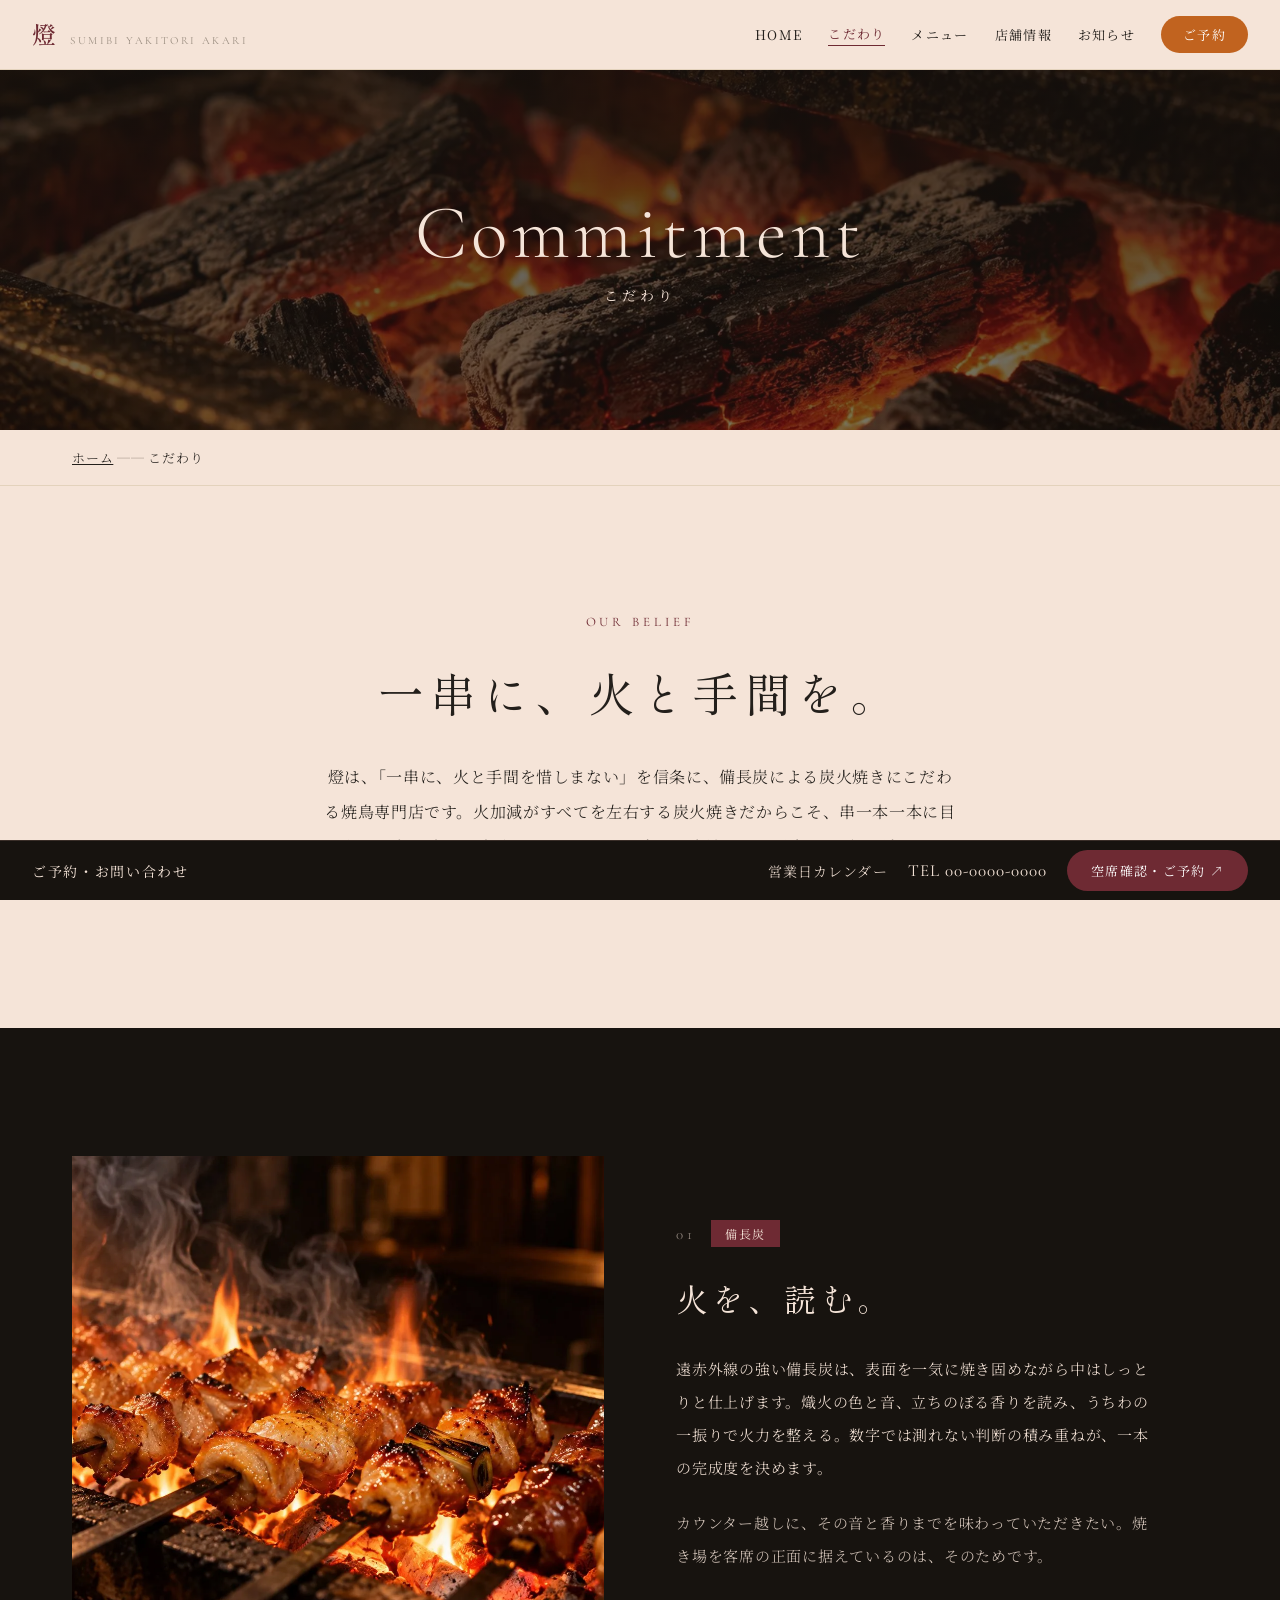
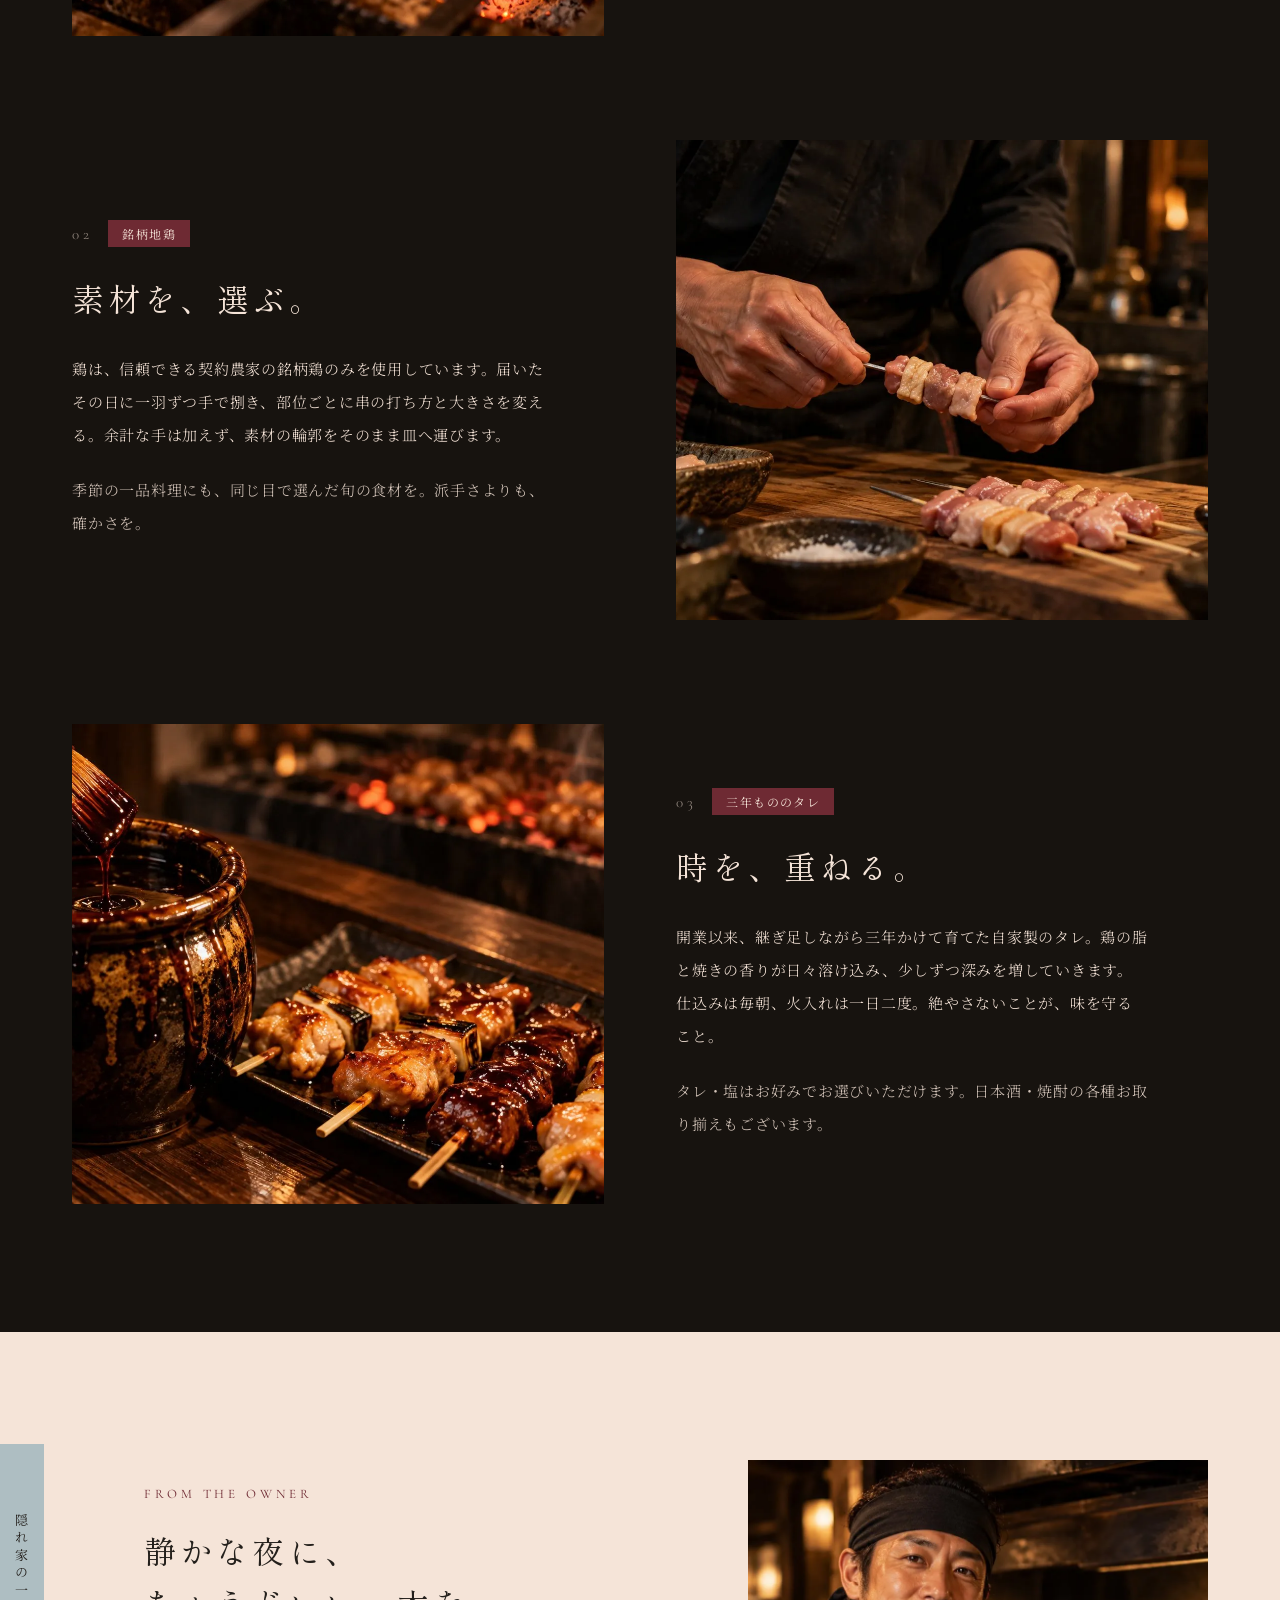
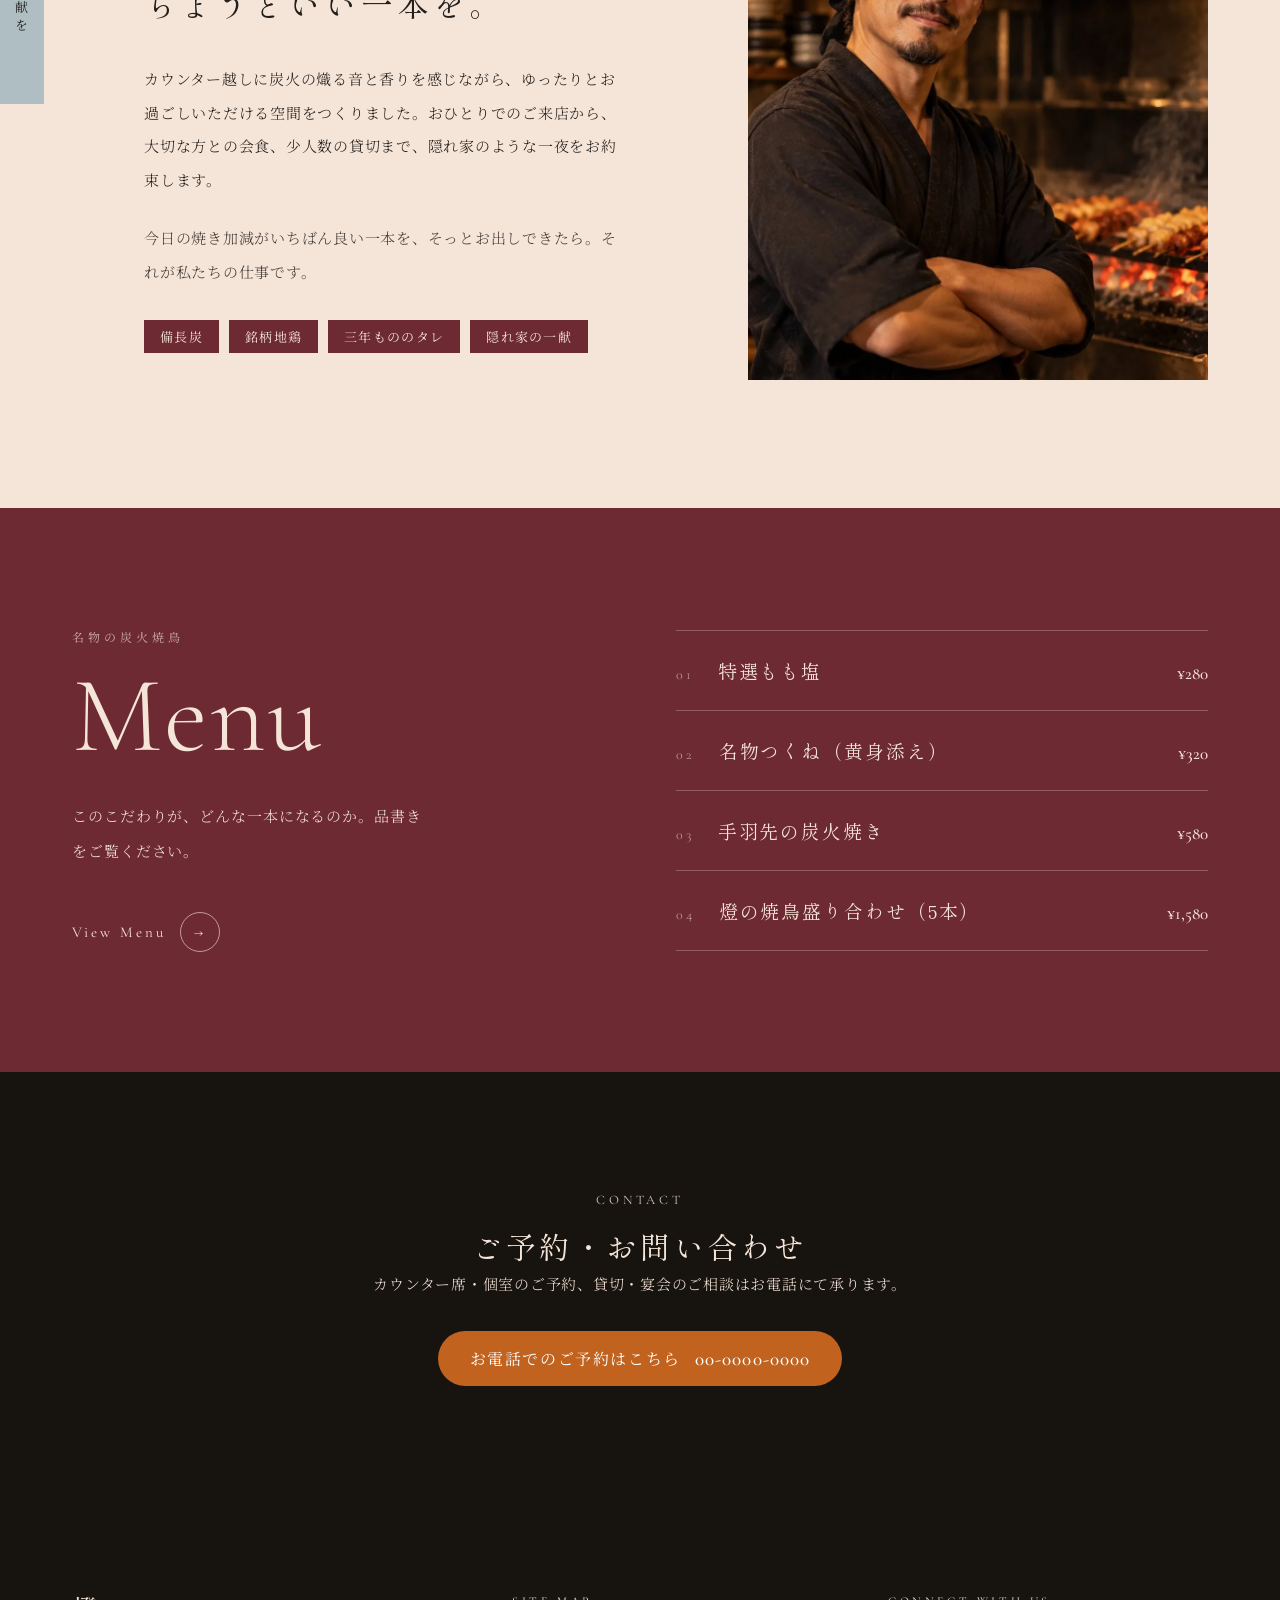
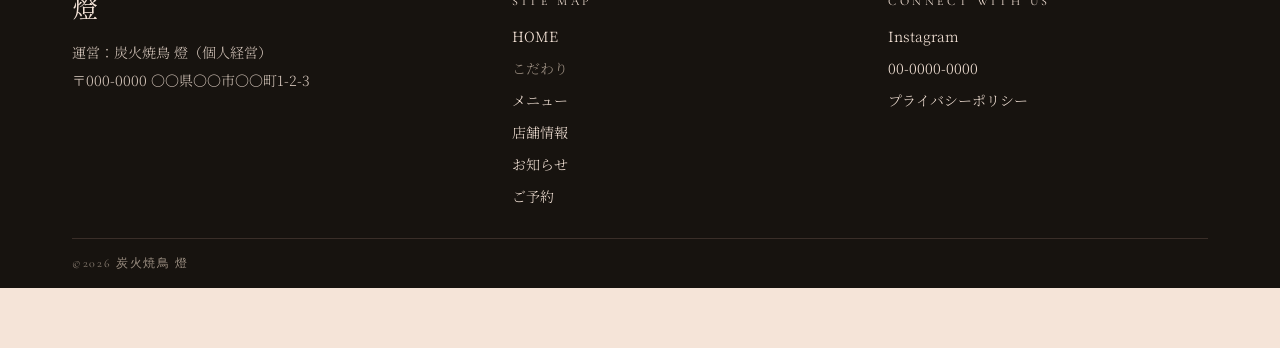
<file: こだわり.html>
<!DOCTYPE html>
<html lang="ja">
<head>
<meta charset="UTF-8">
<meta name="viewport" content="width=device-width, initial-scale=1">
<script src="js/scroll-restoration.js"></script>
<title>備長炭と銘柄鶏へのこだわり | 炭火焼鳥 燈（あかり）</title>
<meta name="description" content="炭火焼鳥「燈」が一串ごとに惜しまない、火と手間へのこだわりをご紹介します。強い火力でじっくり焼き上げる備長炭、信頼できる契約農家から届く銘柄地鶏、開業以来継ぎ足しながら三年かけて育てた自家製ダレ。素材と技を大切にした一本を、ぜひカウンター越しに味わいにいらしてください。ご予約はお電話・専用フォームから承ります。">
<meta name="robots" content="index,follow">
<link rel="canonical" href="https://sensational-taffy-22054f.netlify.app/こだわり.html">
<meta property="og:site_name" content="炭火焼鳥 燈（あかり）">
<meta property="og:title" content="備長炭と銘柄鶏へのこだわり | 炭火焼鳥 燈（あかり）">
<meta property="og:description" content="炭火焼鳥「燈」が一串ごとに惜しまない、火と手間へのこだわりをご紹介します。強い火力でじっくり焼き上げる備長炭、信頼できる契約農家から届く銘柄地鶏、開業以来継ぎ足しながら三年かけて育てた自家製ダレ。素材と技を大切にした一本を、ぜひカウンター越しに味わいにいらしてください。ご予約はお電話・専用フォームから承ります。">
<meta property="og:type" content="website">
<meta property="og:url" content="https://sensational-taffy-22054f.netlify.app/こだわり.html">
<meta property="og:image" content="https://sensational-taffy-22054f.netlify.app/images/ogp-image.jpg">
<meta name="twitter:card" content="summary_large_image">
<link rel="preconnect" href="https://fonts.googleapis.com">
<link rel="preconnect" href="https://fonts.gstatic.com" crossorigin>
<link href="https://fonts.googleapis.com/css2?family=Shippori+Mincho:wght@400;500;600&family=Noto+Serif+JP:wght@300;400;500&family=Cormorant+Garamond:ital,wght@0,300;0,400;0,500;1,300&display=swap" rel="stylesheet">
<link rel="icon" type="image/png" sizes="32x32" href="favicon-32x32.png">
<link rel="icon" type="image/png" sizes="16x16" href="favicon-16x16.png">
<link rel="icon" href="favicon.ico">
<link rel="apple-touch-icon" sizes="180x180" href="apple-touch-icon.png">
<link rel="manifest" href="site.webmanifest">
<meta name="theme-color" content="#6E2A33">
<link rel="stylesheet" href="css/styles.css">
<script type="application/ld+json">
{
  "@context": "https://schema.org",
  "@type": "Restaurant",
  "name": "炭火焼鳥 燈（あかり）",
  "image": "https://sensational-taffy-22054f.netlify.app/images/hero-yakitori.jpg",
  "url": "https://sensational-taffy-22054f.netlify.app/",
  "telephone": "+81-00-0000-0000",
  "priceRange": "¥¥",
  "servesCuisine": "焼鳥",
  "address": {
    "@type": "PostalAddress",
    "streetAddress": "〇〇町1-2-3",
    "addressLocality": "〇〇市",
    "addressRegion": "〇〇県",
    "postalCode": "000-0000",
    "addressCountry": "JP"
  },
  "openingHoursSpecification": {
    "@type": "OpeningHoursSpecification",
    "dayOfWeek": [
      "Monday",
      "Tuesday",
      "Wednesday",
      "Thursday",
      "Friday",
      "Saturday"
    ],
    "opens": "17:00",
    "closes": "24:00"
  },
  "sameAs": [
    "https://instagram.com/akari_yakitori"
  ]
}
</script>
<script type="application/ld+json">
{
  "@context": "https://schema.org",
  "@type": "BreadcrumbList",
  "itemListElement": [
    {
      "@type": "ListItem",
      "position": 1,
      "name": "ホーム",
      "item": "https://sensational-taffy-22054f.netlify.app/"
    },
    {
      "@type": "ListItem",
      "position": 2,
      "name": "こだわり",
      "item": "https://sensational-taffy-22054f.netlify.app/こだわり.html"
    }
  ]
}
</script>
</head>
<body>

<header class="site-header">
  <div class="site-header__inner">
    <a href="index.html" class="brand">
      <span class="brand__mark">燈</span>
      <span class="brand__name brand__name--latin">SUMIBI YAKITORI AKARI</span>
    </a>

    <button type="button" class="hamburger" id="menuToggle" aria-expanded="false" aria-controls="mobileNav" aria-label="メニューを開く">
      <span></span><span></span><span></span>
    </button>

    <nav class="main-nav" aria-label="グローバルナビゲーション">
      <a href="index.html">HOME</a>
      <a href="こだわり.html" class="is-active" aria-current="page">こだわり</a>
      <a href="メニュー.html">メニュー</a>
      <a href="店舗情報.html">店舗情報</a>
      <a href="お知らせ.html">お知らせ</a>
      <a href="ご予約.html" class="btn btn--pill">ご予約</a>
    </nav>
  </div>
</header>

<div class="mobile-nav" id="mobileNav" hidden>
  <nav aria-label="モバイルナビゲーション">
    <a href="index.html">HOME</a>
    <a href="こだわり.html" class="is-active" aria-current="page">こだわり</a>
    <a href="メニュー.html">メニュー</a>
    <a href="店舗情報.html">店舗情報</a>
    <a href="お知らせ.html">お知らせ</a>
    <a href="ご予約.html" class="btn btn--pill">ご予約</a>
  </nav>
</div>

<main>

  <section class="page-hero">
    <img class="page-hero__image" src="images/kodawari-hero.webp" alt="備長炭の熾火のクローズアップ" width="1672" height="941" fetchpriority="high">
    <div class="page-hero__overlay"></div>
    <div class="page-hero__content">
      <p class="page-hero__title">Commitment</p>
      <p class="page-hero__subtitle">こだわり</p>
    </div>
  </section>

  <nav class="breadcrumb" aria-label="パンくずリスト">
    <a href="index.html">ホーム</a> ── <span class="breadcrumb__current">こだわり</span>
  </nav>

  <section class="intro-statement">
    <p class="intro-statement__label">OUR BELIEF</p>
    <h1 class="intro-statement__title">一串に、火と手間を。</h1>
    <p class="intro-statement__lead">燈は、「一串に、火と手間を惜しまない」を信条に、備長炭による炭火焼きにこだわる焼鳥専門店です。火加減がすべてを左右する炭火焼きだからこそ、串一本一本に目を配り、脂の乗り、香ばしさ、じゅわりと広がる肉汁まで、最良の一瞬を見極めてお出ししています。</p>
  </section>

  <section class="commitment">
    <div class="commitment-row">
      <div class="commitment-row__image"><img src="images/kodawari-fire.webp" alt="炭火で焼かれる串と炎" width="1672" height="941" loading="lazy"></div>
      <div>
        <div class="commitment-row__meta">
          <span class="commitment-row__no">01</span>
          <span class="commitment-row__tag">備長炭</span>
        </div>
        <h2 class="commitment-row__title">火を、読む。</h2>
        <p class="commitment-row__text">遠赤外線の強い備長炭は、表面を一気に焼き固めながら中はしっとりと仕上げます。熾火の色と音、立ちのぼる香りを読み、うちわの一振りで火力を整える。数字では測れない判断の積み重ねが、一本の完成度を決めます。</p>
        <p class="commitment-row__text">カウンター越しに、その音と香りまでを味わっていただきたい。焼き場を客席の正面に据えているのは、そのためです。</p>
      </div>
    </div>

    <div class="commitment-row commitment-row--reverse">
      <div class="commitment-row__image"><img src="images/kodawari-hands.webp" alt="串を打つ職人の手元" width="1672" height="941" loading="lazy"></div>
      <div>
        <div class="commitment-row__meta">
          <span class="commitment-row__no">02</span>
          <span class="commitment-row__tag">銘柄地鶏</span>
        </div>
        <h2 class="commitment-row__title">素材を、選ぶ。</h2>
        <p class="commitment-row__text">鶏は、信頼できる契約農家の銘柄鶏のみを使用しています。届いたその日に一羽ずつ手で捌き、部位ごとに串の打ち方と大きさを変える。余計な手は加えず、素材の輪郭をそのまま皿へ運びます。</p>
        <p class="commitment-row__text">季節の一品料理にも、同じ目で選んだ旬の食材を。派手さよりも、確かさを。</p>
      </div>
    </div>

    <div class="commitment-row">
      <div class="commitment-row__image"><img src="images/kodawari-tare.webp" alt="タレ壺と串" width="1672" height="941" loading="lazy"></div>
      <div>
        <div class="commitment-row__meta">
          <span class="commitment-row__no">03</span>
          <span class="commitment-row__tag">三年もののタレ</span>
        </div>
        <h2 class="commitment-row__title">時を、重ねる。</h2>
        <p class="commitment-row__text">開業以来、継ぎ足しながら三年かけて育てた自家製のタレ。鶏の脂と焼きの香りが日々溶け込み、少しずつ深みを増していきます。仕込みは毎朝、火入れは一日二度。絶やさないことが、味を守ること。</p>
        <p class="commitment-row__text">タレ・塩はお好みでお選びいただけます。日本酒・焼酎の各種お取り揃えもございます。</p>
      </div>
    </div>
  </section>

  <section class="owner">
    <div class="owner-ribbon"><span>隠れ家の一献を</span></div>
    <div class="owner__inner">
      <div class="owner__content">
        <p class="owner__label">FROM THE OWNER</p>
        <h2 class="owner__title">静かな夜に、<br>ちょうどいい一本を。</h2>
        <p class="owner__text">カウンター越しに炭火の熾る音と香りを感じながら、ゆったりとお過ごしいただける空間をつくりました。おひとりでのご来店から、大切な方との会食、少人数の貸切まで、隠れ家のような一夜をお約束します。</p>
        <p class="owner__text owner__text--soft">今日の焼き加減がいちばん良い一本を、そっとお出しできたら。それが私たちの仕事です。</p>
        <ul class="tag-list">
          <li>備長炭</li>
          <li>銘柄地鶏</li>
          <li>三年もののタレ</li>
          <li>隠れ家の一献</li>
        </ul>
      </div>
      <div class="owner__image"><img src="images/owner-portrait.webp" alt="店主のポートレート（縦位置）" width="941" height="1672" loading="lazy"></div>
    </div>
  </section>

  <section class="teaser">
    <div class="teaser__inner">
      <div>
        <p class="teaser__label">名物の炭火焼鳥</p>
        <p class="teaser__title">Menu</p>
        <p class="teaser__lead">このこだわりが、どんな一本になるのか。品書きをご覧ください。</p>
        <a href="メニュー.html" class="link-arrow link-arrow--light">
          <span>View Menu</span>
          <span class="link-arrow__circle">→</span>
        </a>
      </div>
      <div>
        <div class="list-row">
          <span class="list-row__no">01</span>
          <span class="list-row__title">特選もも塩</span>
          <span class="list-row__price">¥280</span>
        </div>
        <div class="list-row">
          <span class="list-row__no">02</span>
          <span class="list-row__title">名物つくね（黄身添え）</span>
          <span class="list-row__price">¥320</span>
        </div>
        <div class="list-row">
          <span class="list-row__no">03</span>
          <span class="list-row__title">手羽先の炭火焼き</span>
          <span class="list-row__price">¥580</span>
        </div>
        <div class="list-row list-row--last">
          <span class="list-row__no">04</span>
          <span class="list-row__title">燈の焼鳥盛り合わせ（5本）</span>
          <span class="list-row__price">¥1,580</span>
        </div>
      </div>
    </div>
  </section>

  <section class="contact" id="contact">
    <p class="label label--accent">CONTACT</p>
    <h2 class="heading-jp heading-jp--light">ご予約・お問い合わせ</h2>
    <p class="contact__lead">カウンター席・個室のご予約、貸切・宴会のご相談はお電話にて承ります。</p>
    <a href="tel:00-0000-0000" class="btn btn--pill btn--contact">
      お電話でのご予約はこちら<span>00-0000-0000</span>
    </a>
  </section>

</main>

<footer class="site-footer">
  <div class="site-footer__inner">
    <div class="footer-col footer-col--about">
      <p class="footer-logo">燈</p>
      <p class="footer-address">運営：炭火焼鳥 燈（個人経営）<br>〒000-0000 〇〇県〇〇市〇〇町1-2-3</p>
    </div>
    <div class="footer-col">
      <p class="footer-col__label">SITE MAP</p>
      <nav class="footer-col__links" aria-label="サイトマップ">
        <a href="index.html">HOME</a>
        <span aria-current="page">こだわり</span>
        <a href="メニュー.html">メニュー</a>
        <a href="店舗情報.html">店舗情報</a>
        <a href="お知らせ.html">お知らせ</a>
        <a href="ご予約.html">ご予約</a>
      </nav>
    </div>
    <div class="footer-col">
      <p class="footer-col__label">CONNECT WITH US</p>
      <nav class="footer-col__links" aria-label="外部リンク">
        <a href="https://instagram.com/akari_yakitori">Instagram</a>
        <a href="tel:00-0000-0000">00-0000-0000</a>
        <a href="privacy-policy.html">プライバシーポリシー</a>
      </nav>
    </div>
  </div>
  <p class="site-footer__copyright">©2026 炭火焼鳥 燈</p>
</footer>

<div class="reserve-bar">
  <span class="reserve-bar__label">ご予約・お問い合わせ</span>
  <div class="reserve-bar__right">
    <span class="reserve-bar__calendar">営業日カレンダー</span>
    <span class="reserve-bar__tel">TEL 00-0000-0000</span>
    <a href="ご予約.html" class="btn btn--pill btn--reserve">空席確認・ご予約 ↗</a>
  </div>
</div>

<script src="js/script.js"></script>
</body>
</html>
</file>
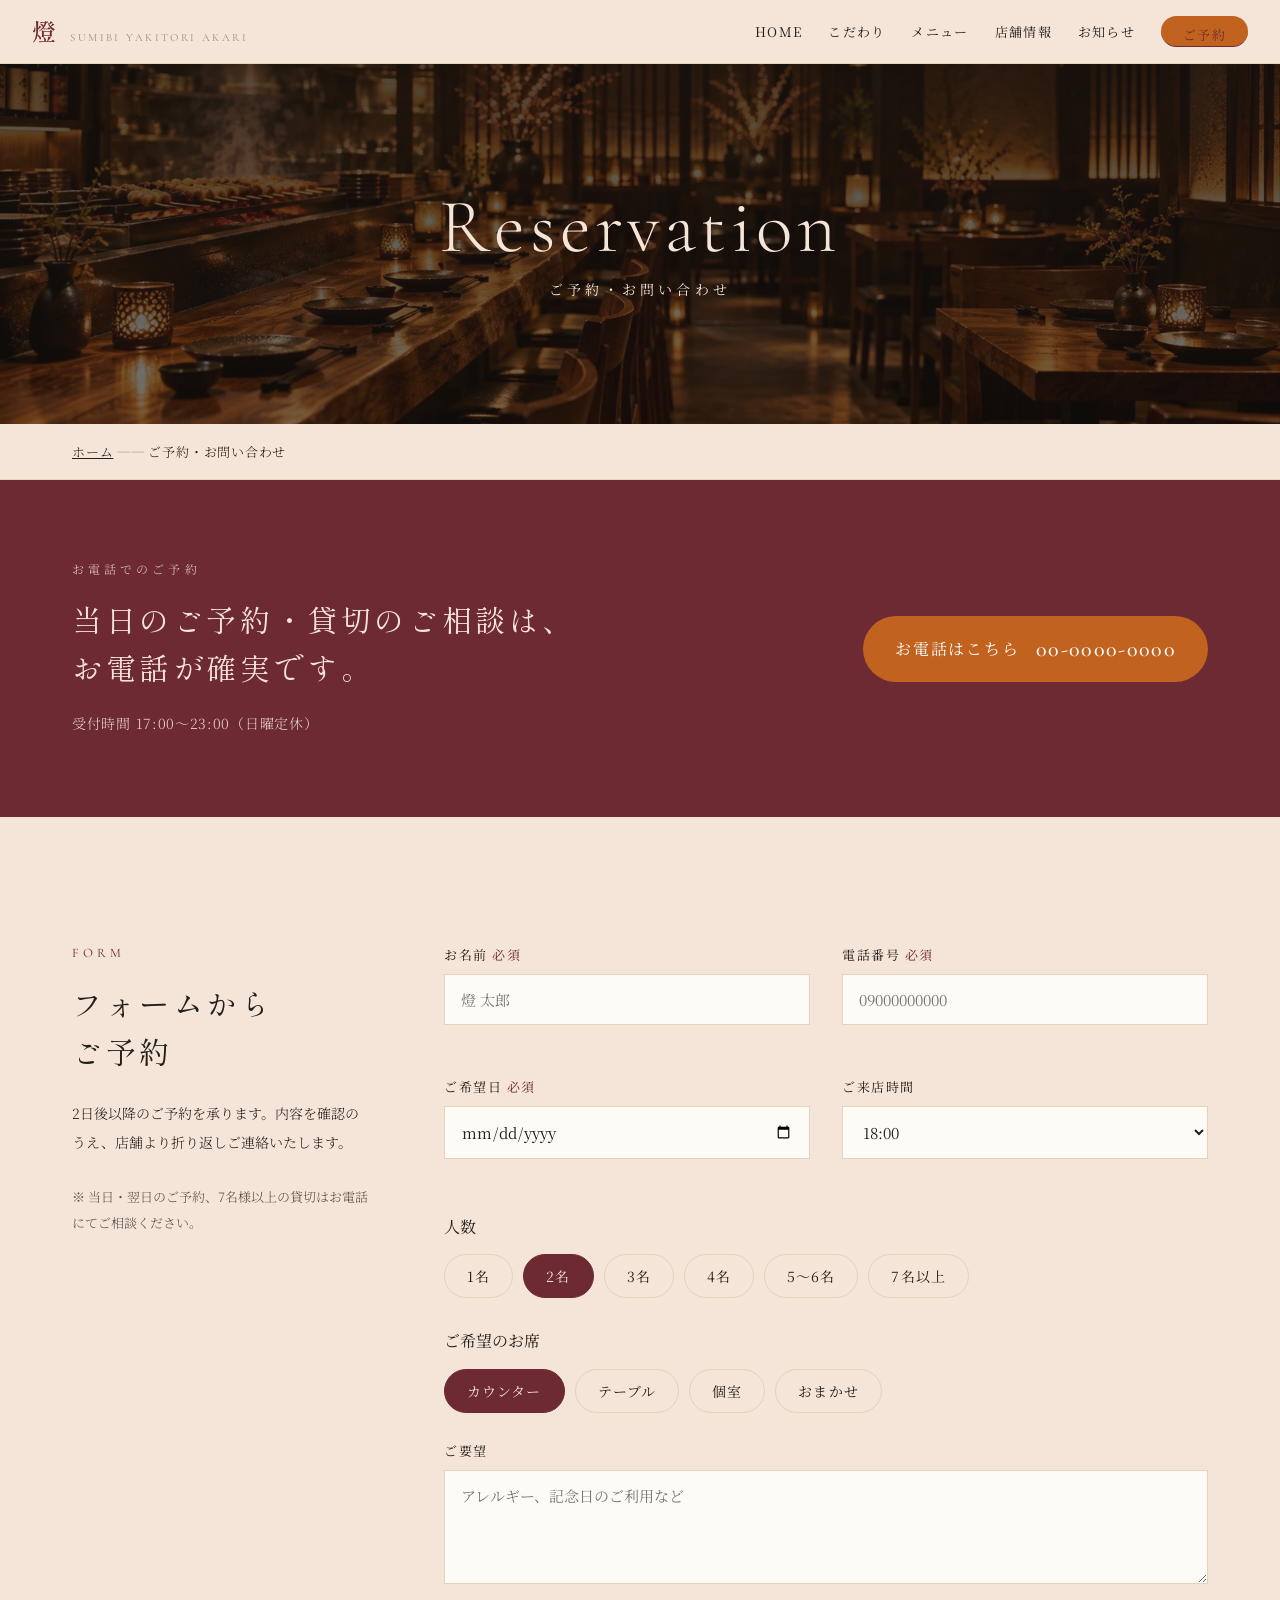
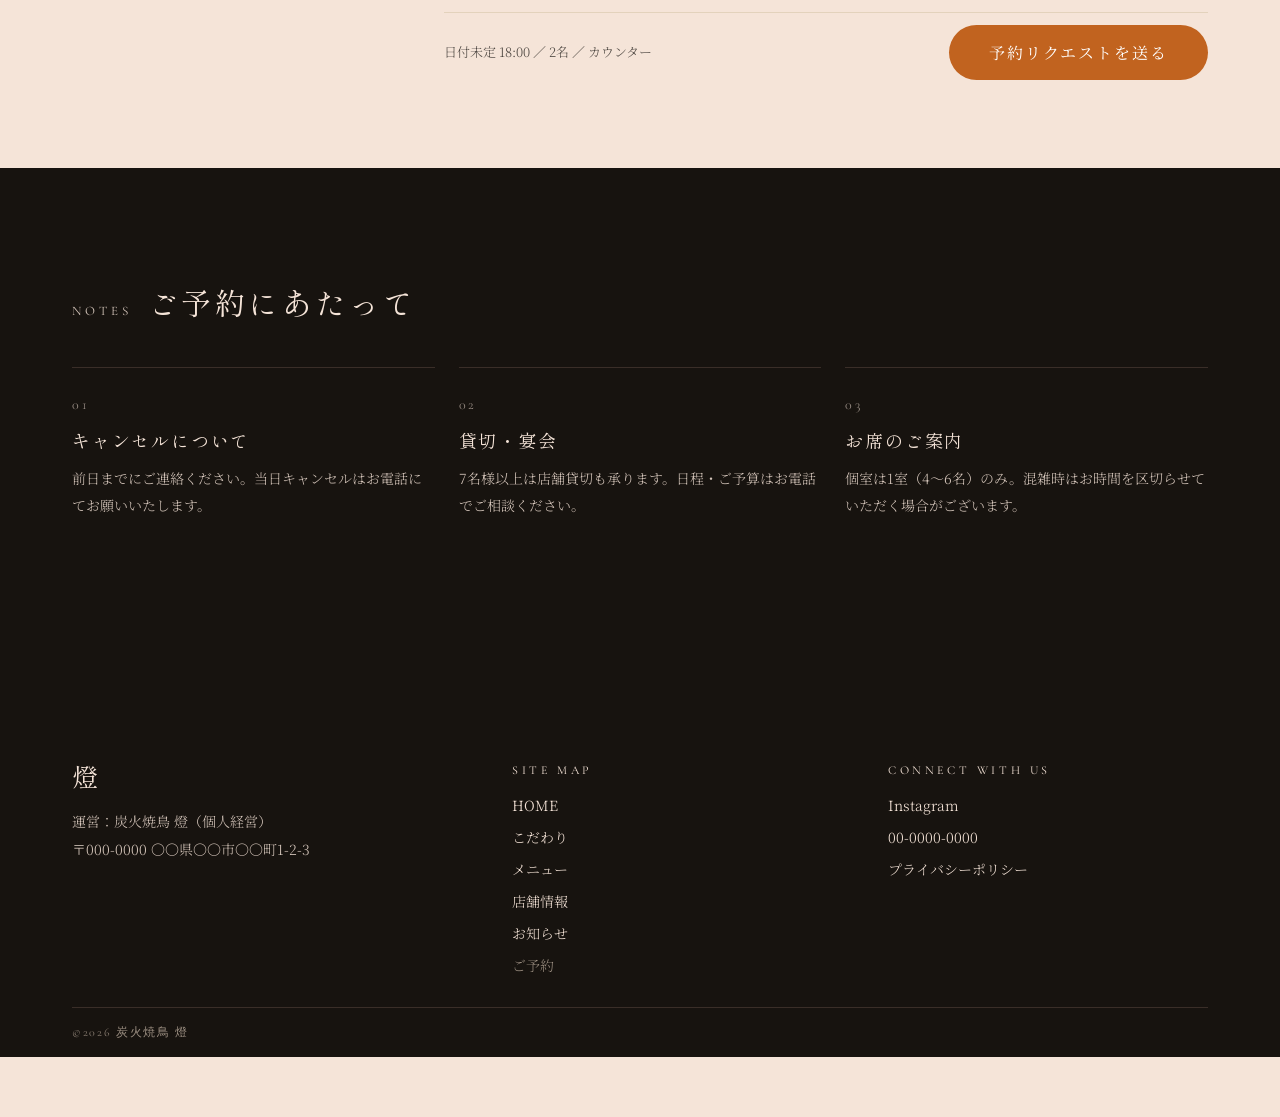
<file: ご予約.html>
<!DOCTYPE html>
<html lang="ja">
<head>
<meta charset="UTF-8">
<meta name="viewport" content="width=device-width, initial-scale=1">
<script src="js/scroll-restoration.js"></script>
<title>ご予約・お問い合わせ | 炭火焼鳥 燈（あかり）</title>
<meta name="description" content="炭火焼鳥「燈」へのご予約・お問い合わせページです。お電話でのご予約のほか、2日後以降のご来店であれば専用フォームからもリクエストいただけます。人数やお席のご希望、アレルギーなどのご要望、貸切・宴会のご相談も承ります。当日・翌日のご予約や7名様以上の貸切は、お電話にてお気軽にご相談ください。">
<meta name="robots" content="index,follow">
<link rel="canonical" href="https://sensational-taffy-22054f.netlify.app/ご予約.html">
<meta property="og:site_name" content="炭火焼鳥 燈（あかり）">
<meta property="og:title" content="ご予約・お問い合わせ | 炭火焼鳥 燈（あかり）">
<meta property="og:description" content="炭火焼鳥「燈」へのご予約・お問い合わせページです。お電話でのご予約のほか、2日後以降のご来店であれば専用フォームからもリクエストいただけます。人数やお席のご希望、アレルギーなどのご要望、貸切・宴会のご相談も承ります。当日・翌日のご予約や7名様以上の貸切は、お電話にてお気軽にご相談ください。">
<meta property="og:type" content="website">
<meta property="og:url" content="https://sensational-taffy-22054f.netlify.app/ご予約.html">
<meta property="og:image" content="https://sensational-taffy-22054f.netlify.app/images/ogp-image.jpg">
<meta name="twitter:card" content="summary_large_image">
<link rel="preconnect" href="https://fonts.googleapis.com">
<link rel="preconnect" href="https://fonts.gstatic.com" crossorigin>
<link href="https://fonts.googleapis.com/css2?family=Shippori+Mincho:wght@400;500;600&family=Noto+Serif+JP:wght@300;400;500&family=Cormorant+Garamond:ital,wght@0,300;0,400;0,500;1,300&display=swap" rel="stylesheet">
<link rel="icon" type="image/png" sizes="32x32" href="favicon-32x32.png">
<link rel="icon" type="image/png" sizes="16x16" href="favicon-16x16.png">
<link rel="icon" href="favicon.ico">
<link rel="apple-touch-icon" sizes="180x180" href="apple-touch-icon.png">
<link rel="manifest" href="site.webmanifest">
<meta name="theme-color" content="#6E2A33">
<link rel="stylesheet" href="css/styles.css">
<script type="application/ld+json">
{
  "@context": "https://schema.org",
  "@type": "Restaurant",
  "name": "炭火焼鳥 燈（あかり）",
  "image": "https://sensational-taffy-22054f.netlify.app/images/hero-yakitori.jpg",
  "url": "https://sensational-taffy-22054f.netlify.app/",
  "telephone": "+81-00-0000-0000",
  "priceRange": "¥¥",
  "servesCuisine": "焼鳥",
  "address": {
    "@type": "PostalAddress",
    "streetAddress": "〇〇町1-2-3",
    "addressLocality": "〇〇市",
    "addressRegion": "〇〇県",
    "postalCode": "000-0000",
    "addressCountry": "JP"
  },
  "openingHoursSpecification": {
    "@type": "OpeningHoursSpecification",
    "dayOfWeek": [
      "Monday",
      "Tuesday",
      "Wednesday",
      "Thursday",
      "Friday",
      "Saturday"
    ],
    "opens": "17:00",
    "closes": "24:00"
  },
  "sameAs": [
    "https://instagram.com/akari_yakitori"
  ]
}
</script>
<script type="application/ld+json">
{
  "@context": "https://schema.org",
  "@type": "BreadcrumbList",
  "itemListElement": [
    {
      "@type": "ListItem",
      "position": 1,
      "name": "ホーム",
      "item": "https://sensational-taffy-22054f.netlify.app/"
    },
    {
      "@type": "ListItem",
      "position": 2,
      "name": "ご予約・お問い合わせ",
      "item": "https://sensational-taffy-22054f.netlify.app/ご予約.html"
    }
  ]
}
</script>
</head>
<body>

<header class="site-header">
  <div class="site-header__inner">
    <a href="index.html" class="brand">
      <span class="brand__mark">燈</span>
      <span class="brand__name brand__name--latin">SUMIBI YAKITORI AKARI</span>
    </a>

    <button type="button" class="hamburger" id="menuToggle" aria-expanded="false" aria-controls="mobileNav" aria-label="メニューを開く">
      <span></span><span></span><span></span>
    </button>

    <nav class="main-nav" aria-label="グローバルナビゲーション">
      <a href="index.html">HOME</a>
      <a href="こだわり.html">こだわり</a>
      <a href="メニュー.html">メニュー</a>
      <a href="店舗情報.html">店舗情報</a>
      <a href="お知らせ.html">お知らせ</a>
      <a href="ご予約.html" class="btn btn--pill" aria-current="page">ご予約</a>
    </nav>
  </div>
</header>

<div class="mobile-nav" id="mobileNav" hidden>
  <nav aria-label="モバイルナビゲーション">
    <a href="index.html">HOME</a>
    <a href="こだわり.html">こだわり</a>
    <a href="メニュー.html">メニュー</a>
    <a href="店舗情報.html">店舗情報</a>
    <a href="お知らせ.html">お知らせ</a>
    <a href="ご予約.html" class="btn btn--pill" aria-current="page">ご予約</a>
  </nav>
</div>

<main>

  <section class="page-hero">
    <img class="page-hero__image" src="images/reservation-hero.webp" alt="灯りのともる店内" width="1672" height="941" fetchpriority="high">
    <div class="page-hero__overlay"></div>
    <div class="page-hero__content">
      <h1 class="page-hero__title">Reservation</h1>
      <p class="page-hero__subtitle">ご予約・お問い合わせ</p>
    </div>
  </section>

  <nav class="breadcrumb" aria-label="パンくずリスト">
    <a href="index.html">ホーム</a> ── <span class="breadcrumb__current">ご予約・お問い合わせ</span>
  </nav>

  <section class="phone-cta">
    <div>
      <p class="phone-cta__label">お電話でのご予約</p>
      <h2 class="phone-cta__title">当日のご予約・貸切のご相談は、<br>お電話が確実です。</h2>
      <p class="phone-cta__hours">受付時間 17:00〜23:00（日曜定休）</p>
    </div>
    <a href="tel:00-0000-0000" class="btn btn--pill">
      お電話はこちら<span>00-0000-0000</span>
    </a>
  </section>

  <section class="reserve-form-section">
    <div class="reserve-form-section__inner">
      <div>
        <p class="reserve-form-section__intro-label">FORM</p>
        <h2 class="reserve-form-section__intro-title">フォームから<br>ご予約</h2>
        <p class="reserve-form-section__intro-text">2日後以降のご予約を承ります。内容を確認のうえ、店舗より折り返しご連絡いたします。</p>
        <p class="reserve-form-section__intro-note">※ 当日・翌日のご予約、7名様以上の貸切はお電話にてご相談ください。</p>
      </div>

      <div>
        <div class="thanks-panel" id="thanksPanel" hidden>
          <p class="thanks-panel__eyebrow">Thank you</p>
          <h3 class="thanks-panel__title">ご予約リクエストを承りました</h3>
          <p class="thanks-panel__text">店舗より折り返しご連絡いたします。<br>お急ぎの場合は 00-0000-0000 までお電話ください。</p>
          <button type="button" class="btn--outline" id="resetFormBtn">別の予約を入力する</button>
        </div>

        <form class="reserve-form" id="reserveForm" novalidate>
          <label class="reserve-form__field" id="fieldName">
            <span class="field-label">お名前 <span class="required">必須</span></span>
            <input type="text" id="inputName" name="name" placeholder="燈 太郎" autocomplete="name">
            <span class="reserve-form__error" id="errorName"></span>
          </label>

          <label class="reserve-form__field" id="fieldTel">
            <span class="field-label">電話番号 <span class="required">必須</span></span>
            <input type="tel" id="inputTel" name="tel" placeholder="09000000000" autocomplete="tel">
            <span class="reserve-form__error" id="errorTel"></span>
          </label>

          <label class="reserve-form__field" id="fieldDate">
            <span class="field-label">ご希望日 <span class="required">必須</span></span>
            <input type="date" id="inputDate" name="date">
            <span class="reserve-form__error" id="errorDate"></span>
          </label>

          <label class="reserve-form__field">
            <span class="field-label">ご来店時間</span>
            <select id="inputTime" name="time">
              <option value="17:00">17:00</option>
              <option value="18:00" selected>18:00</option>
              <option value="19:00">19:00</option>
              <option value="20:00">20:00</option>
              <option value="21:00">21:00</option>
              <option value="22:00">22:00</option>
            </select>
          </label>

          <div class="reserve-form__group">
            <span class="field-label">人数</span>
            <div class="chip-group" id="partyChips" role="group" aria-label="人数を選択">
              <button type="button" class="chip-btn" data-value="1名" aria-pressed="false">1名</button>
              <button type="button" class="chip-btn" data-value="2名" aria-pressed="true">2名</button>
              <button type="button" class="chip-btn" data-value="3名" aria-pressed="false">3名</button>
              <button type="button" class="chip-btn" data-value="4名" aria-pressed="false">4名</button>
              <button type="button" class="chip-btn" data-value="5〜6名" aria-pressed="false">5〜6名</button>
              <button type="button" class="chip-btn" data-value="7名以上" aria-pressed="false">7名以上</button>
            </div>
          </div>

          <div class="reserve-form__group">
            <span class="field-label">ご希望のお席</span>
            <div class="chip-group" id="seatChips" role="group" aria-label="お席を選択">
              <button type="button" class="chip-btn" data-value="カウンター" aria-pressed="true">カウンター</button>
              <button type="button" class="chip-btn" data-value="テーブル" aria-pressed="false">テーブル</button>
              <button type="button" class="chip-btn" data-value="個室" aria-pressed="false">個室</button>
              <button type="button" class="chip-btn" data-value="おまかせ" aria-pressed="false">おまかせ</button>
            </div>
          </div>

          <label class="reserve-form__field reserve-form__full">
            <span class="field-label">ご要望</span>
            <textarea id="inputNote" name="note" rows="4" placeholder="アレルギー、記念日のご利用など"></textarea>
          </label>

          <div class="reserve-form__footer">
            <span class="reserve-form__summary" id="formSummary">日付未定 18:00 ／ 2名 ／ カウンター</span>
            <button type="submit" class="btn--submit">予約リクエストを送る</button>
          </div>
        </form>
      </div>
    </div>
  </section>

  <section class="notes">
    <div class="section-heading">
      <p class="label label--accent">NOTES</p>
      <h2 class="heading-jp heading-jp--light">ご予約にあたって</h2>
    </div>
    <div class="notes-grid">
      <div class="note-card">
        <p class="note-card__no">01</p>
        <h3 class="note-card__title">キャンセルについて</h3>
        <p class="note-card__desc">前日までにご連絡ください。当日キャンセルはお電話にてお願いいたします。</p>
      </div>
      <div class="note-card">
        <p class="note-card__no">02</p>
        <h3 class="note-card__title">貸切・宴会</h3>
        <p class="note-card__desc">7名様以上は店舗貸切も承ります。日程・ご予算はお電話でご相談ください。</p>
      </div>
      <div class="note-card">
        <p class="note-card__no">03</p>
        <h3 class="note-card__title">お席のご案内</h3>
        <p class="note-card__desc">個室は1室（4〜6名）のみ。混雑時はお時間を区切らせていただく場合がございます。</p>
      </div>
    </div>
  </section>

</main>

<footer class="site-footer">
  <div class="site-footer__inner">
    <div class="footer-col footer-col--about">
      <p class="footer-logo">燈</p>
      <p class="footer-address">運営：炭火焼鳥 燈（個人経営）<br>〒000-0000 〇〇県〇〇市〇〇町1-2-3</p>
    </div>
    <div class="footer-col">
      <p class="footer-col__label">SITE MAP</p>
      <nav class="footer-col__links" aria-label="サイトマップ">
        <a href="index.html">HOME</a>
        <a href="こだわり.html">こだわり</a>
        <a href="メニュー.html">メニュー</a>
        <a href="店舗情報.html">店舗情報</a>
        <a href="お知らせ.html">お知らせ</a>
        <span aria-current="page">ご予約</span>
      </nav>
    </div>
    <div class="footer-col">
      <p class="footer-col__label">CONNECT WITH US</p>
      <nav class="footer-col__links" aria-label="外部リンク">
        <a href="https://instagram.com/akari_yakitori">Instagram</a>
        <a href="tel:00-0000-0000">00-0000-0000</a>
        <a href="privacy-policy.html">プライバシーポリシー</a>
      </nav>
    </div>
  </div>
  <p class="site-footer__copyright">©2026 炭火焼鳥 燈</p>
</footer>

<script src="js/script.js"></script>
<script src="js/reservation.js"></script>
</body>
</html>
</file>
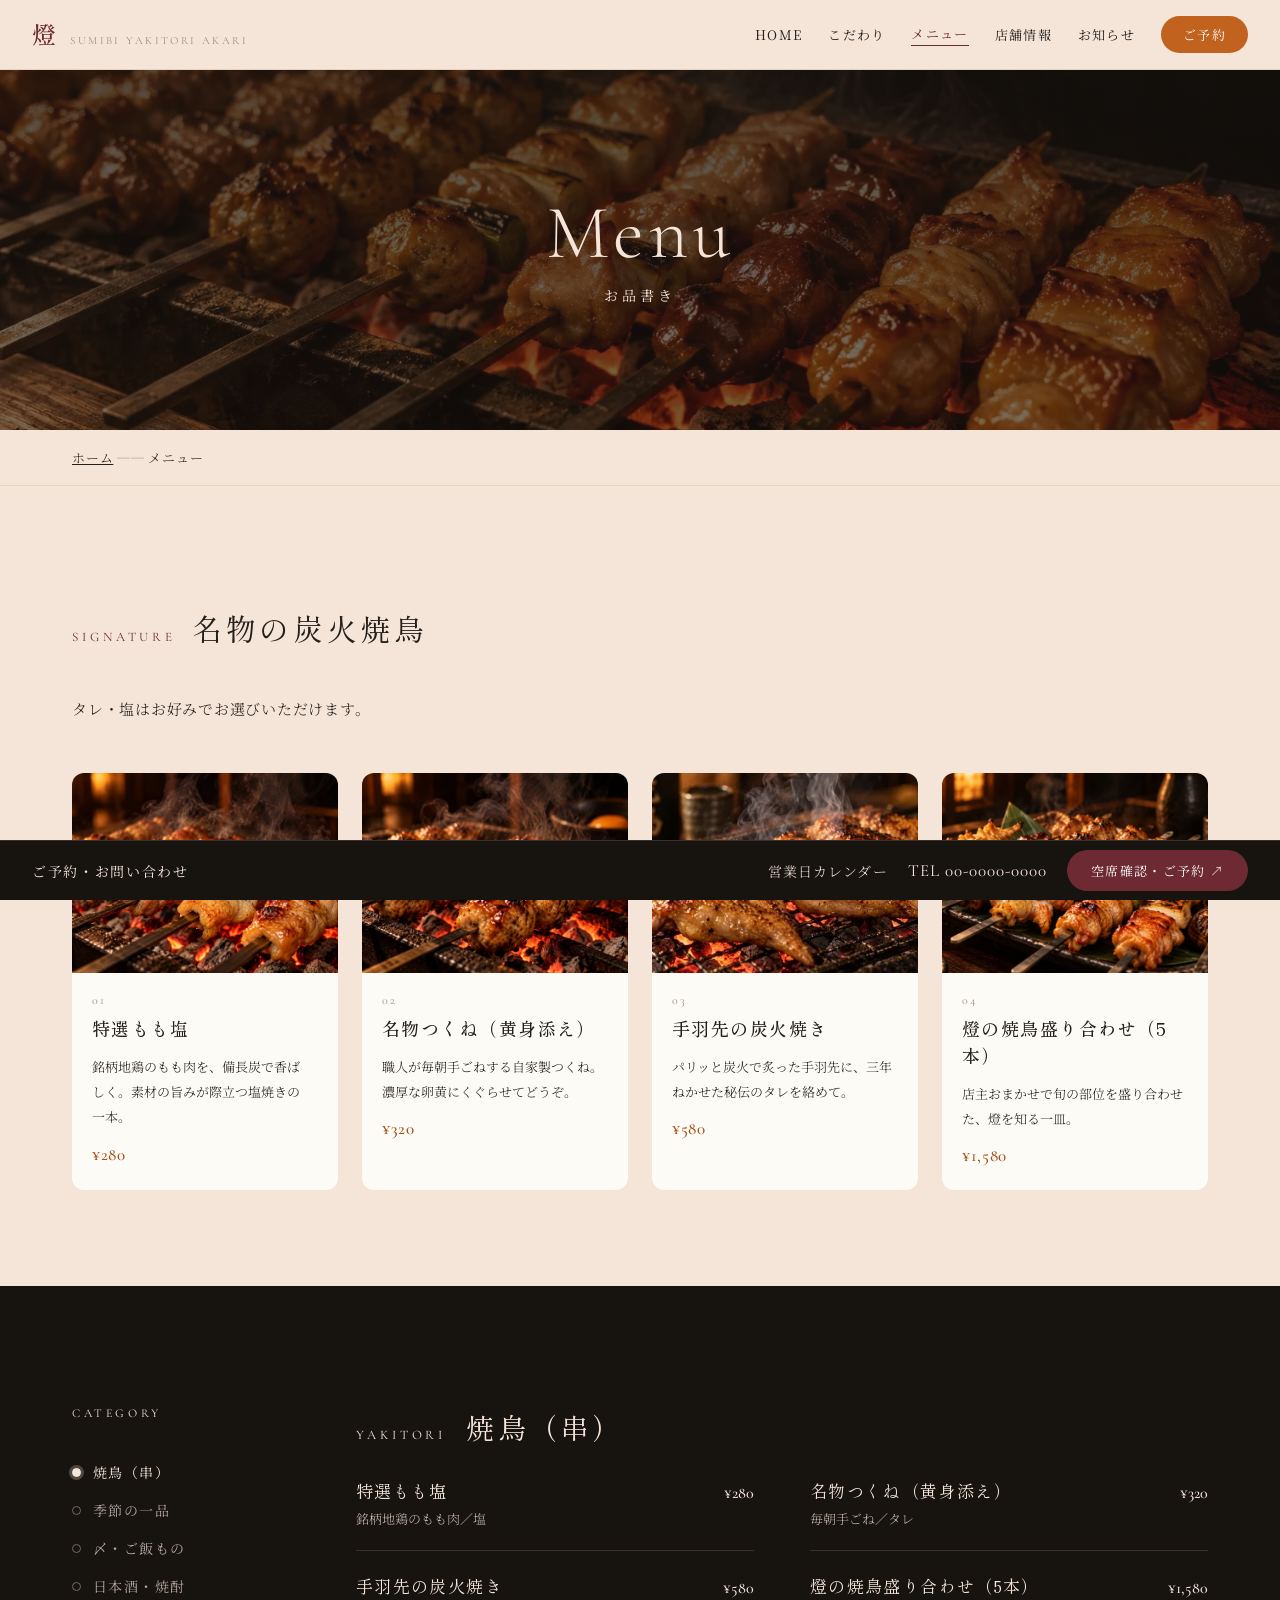
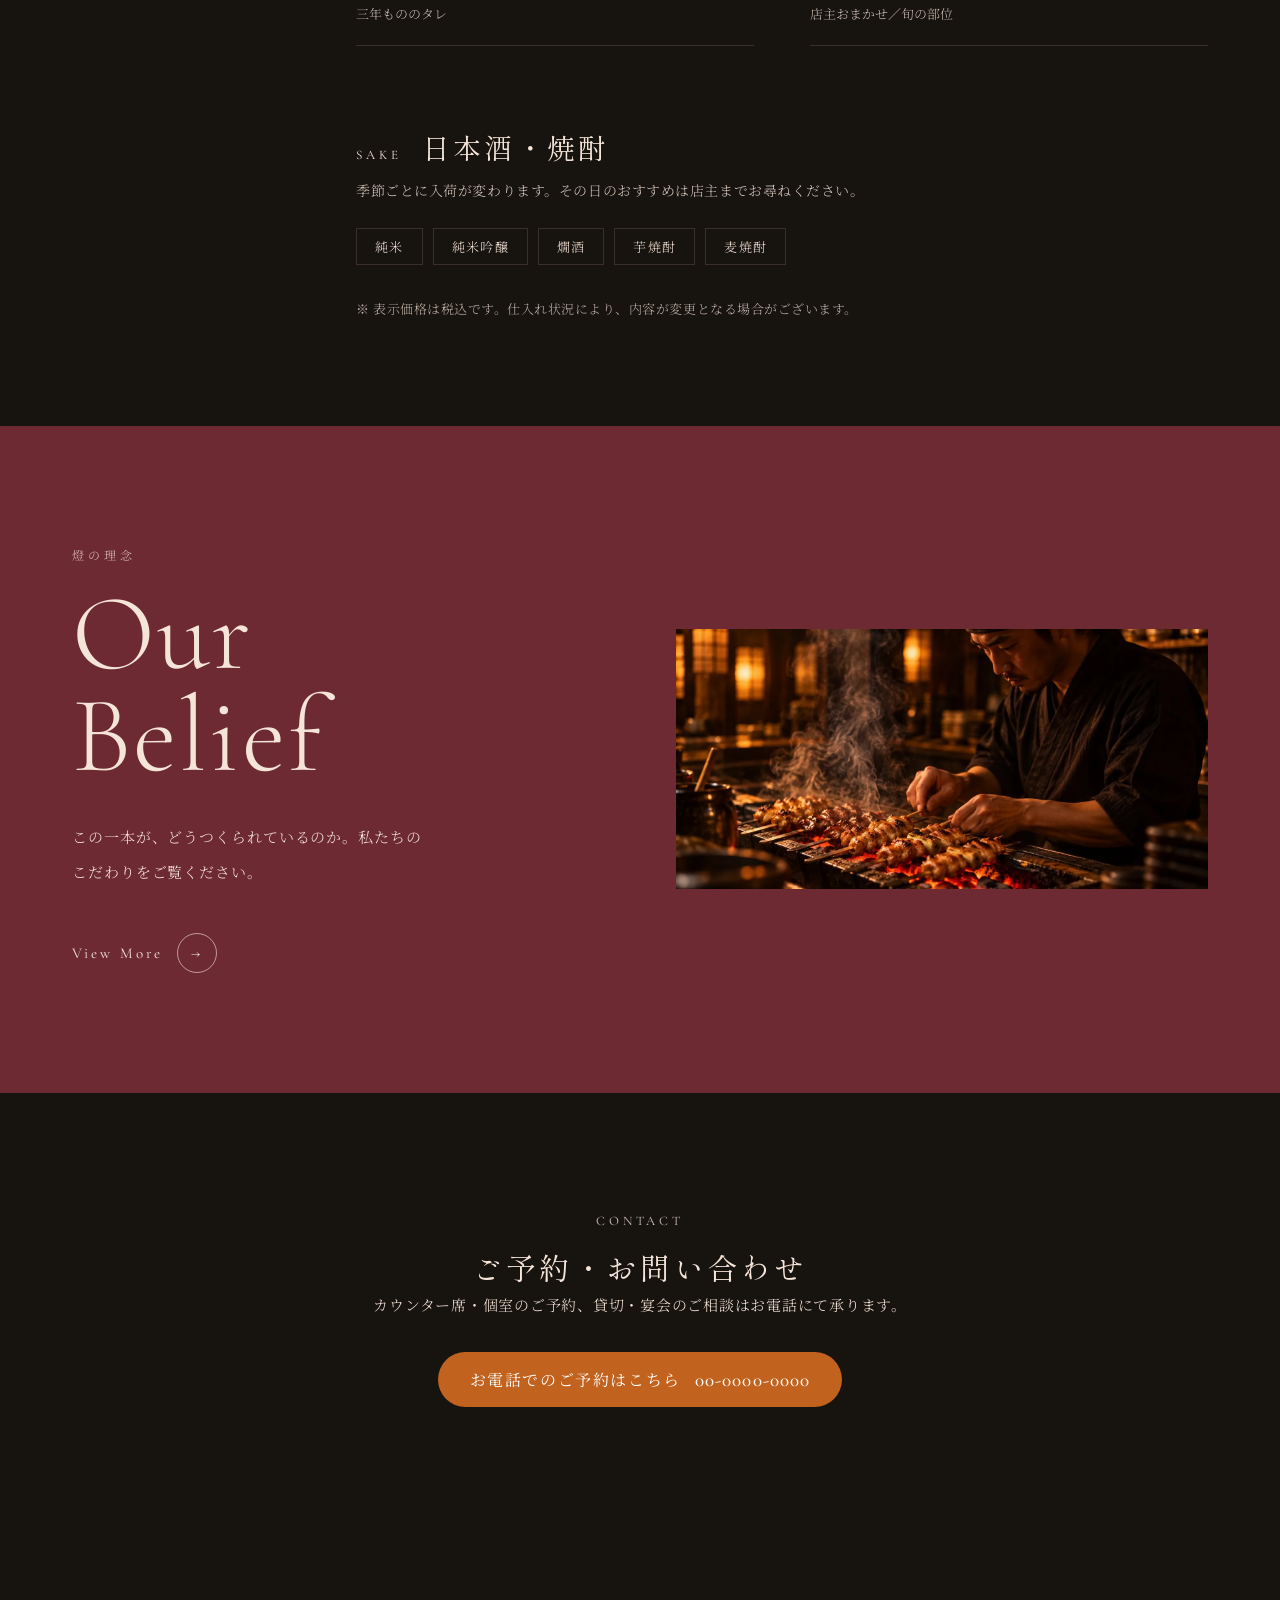
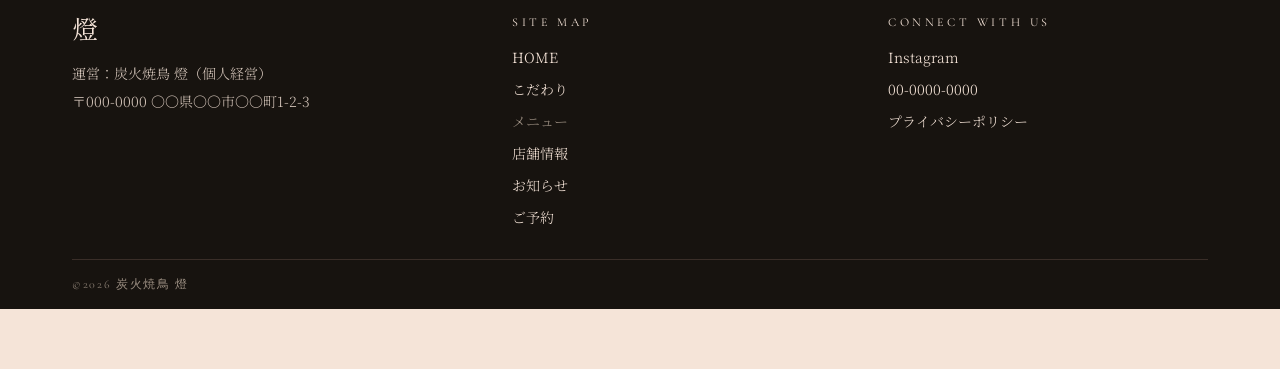
<file: メニュー.html>
<!DOCTYPE html>
<html lang="ja">
<head>
<meta charset="UTF-8">
<meta name="viewport" content="width=device-width, initial-scale=1">
<script src="js/scroll-restoration.js"></script>
<title>名物の炭火焼鳥・お品書き | 炭火焼鳥 燈（あかり）</title>
<meta name="description" content="備長炭で焼き上げる名物の炭火焼鳥から、季節の一品料理、厳選した日本酒・焼酎まで、炭火焼鳥「燈」のお品書きをご紹介します。特選もも塩や名物つくねなど、タレ・塩はお好みでお選びいただけます。表示価格はすべて税込です。気になる一本が見つかりましたら、ぜひお電話または専用フォームからご予約ください。">
<meta name="robots" content="index,follow">
<link rel="canonical" href="https://sensational-taffy-22054f.netlify.app/メニュー.html">
<meta property="og:site_name" content="炭火焼鳥 燈（あかり）">
<meta property="og:title" content="名物の炭火焼鳥・お品書き | 炭火焼鳥 燈（あかり）">
<meta property="og:description" content="備長炭で焼き上げる名物の炭火焼鳥から、季節の一品料理、厳選した日本酒・焼酎まで、炭火焼鳥「燈」のお品書きをご紹介します。特選もも塩や名物つくねなど、タレ・塩はお好みでお選びいただけます。表示価格はすべて税込です。気になる一本が見つかりましたら、ぜひお電話または専用フォームからご予約ください。">
<meta property="og:type" content="website">
<meta property="og:url" content="https://sensational-taffy-22054f.netlify.app/メニュー.html">
<meta property="og:image" content="https://sensational-taffy-22054f.netlify.app/images/ogp-image.jpg">
<meta name="twitter:card" content="summary_large_image">
<link rel="preconnect" href="https://fonts.googleapis.com">
<link rel="preconnect" href="https://fonts.gstatic.com" crossorigin>
<link href="https://fonts.googleapis.com/css2?family=Shippori+Mincho:wght@400;500;600&family=Noto+Serif+JP:wght@300;400;500&family=Cormorant+Garamond:ital,wght@0,300;0,400;0,500;1,300&display=swap" rel="stylesheet">
<link rel="icon" type="image/png" sizes="32x32" href="favicon-32x32.png">
<link rel="icon" type="image/png" sizes="16x16" href="favicon-16x16.png">
<link rel="icon" href="favicon.ico">
<link rel="apple-touch-icon" sizes="180x180" href="apple-touch-icon.png">
<link rel="manifest" href="site.webmanifest">
<meta name="theme-color" content="#6E2A33">
<link rel="stylesheet" href="css/styles.css">
<script type="application/ld+json">
{
  "@context": "https://schema.org",
  "@type": "Restaurant",
  "name": "炭火焼鳥 燈（あかり）",
  "image": "https://sensational-taffy-22054f.netlify.app/images/hero-yakitori.jpg",
  "url": "https://sensational-taffy-22054f.netlify.app/",
  "telephone": "+81-00-0000-0000",
  "priceRange": "¥¥",
  "servesCuisine": "焼鳥",
  "address": {
    "@type": "PostalAddress",
    "streetAddress": "〇〇町1-2-3",
    "addressLocality": "〇〇市",
    "addressRegion": "〇〇県",
    "postalCode": "000-0000",
    "addressCountry": "JP"
  },
  "openingHoursSpecification": {
    "@type": "OpeningHoursSpecification",
    "dayOfWeek": [
      "Monday",
      "Tuesday",
      "Wednesday",
      "Thursday",
      "Friday",
      "Saturday"
    ],
    "opens": "17:00",
    "closes": "24:00"
  },
  "sameAs": [
    "https://instagram.com/akari_yakitori"
  ]
}
</script>
<script type="application/ld+json">
{
  "@context": "https://schema.org",
  "@type": "BreadcrumbList",
  "itemListElement": [
    {
      "@type": "ListItem",
      "position": 1,
      "name": "ホーム",
      "item": "https://sensational-taffy-22054f.netlify.app/"
    },
    {
      "@type": "ListItem",
      "position": 2,
      "name": "メニュー",
      "item": "https://sensational-taffy-22054f.netlify.app/メニュー.html"
    }
  ]
}
</script>
</head>
<body>

<header class="site-header">
  <div class="site-header__inner">
    <a href="index.html" class="brand">
      <span class="brand__mark">燈</span>
      <span class="brand__name brand__name--latin">SUMIBI YAKITORI AKARI</span>
    </a>

    <button type="button" class="hamburger" id="menuToggle" aria-expanded="false" aria-controls="mobileNav" aria-label="メニューを開く">
      <span></span><span></span><span></span>
    </button>

    <nav class="main-nav" aria-label="グローバルナビゲーション">
      <a href="index.html">HOME</a>
      <a href="こだわり.html">こだわり</a>
      <a href="メニュー.html" class="is-active" aria-current="page">メニュー</a>
      <a href="店舗情報.html">店舗情報</a>
      <a href="お知らせ.html">お知らせ</a>
      <a href="ご予約.html" class="btn btn--pill">ご予約</a>
    </nav>
  </div>
</header>

<div class="mobile-nav" id="mobileNav" hidden>
  <nav aria-label="モバイルナビゲーション">
    <a href="index.html">HOME</a>
    <a href="こだわり.html">こだわり</a>
    <a href="メニュー.html" class="is-active" aria-current="page">メニュー</a>
    <a href="店舗情報.html">店舗情報</a>
    <a href="お知らせ.html">お知らせ</a>
    <a href="ご予約.html" class="btn btn--pill">ご予約</a>
  </nav>
</div>

<main>

  <section class="page-hero">
    <img class="page-hero__image" src="images/menu-hero.webp" alt="焼き台に並ぶ串" width="1672" height="941" fetchpriority="high">
    <div class="page-hero__overlay"></div>
    <div class="page-hero__content">
      <h1 class="page-hero__title">Menu</h1>
      <p class="page-hero__subtitle">お品書き</p>
    </div>
  </section>

  <nav class="breadcrumb" aria-label="パンくずリスト">
    <a href="index.html">ホーム</a> ── <span class="breadcrumb__current">メニュー</span>
  </nav>

  <section class="menu-section menu-section--light">
    <div class="menu-section__inner">
      <div class="section-heading">
        <p class="label label--primary">SIGNATURE</p>
        <h2 class="heading-jp">名物の炭火焼鳥</h2>
      </div>
      <p class="menu-section__intro">タレ・塩はお好みでお選びいただけます。</p>

      <div class="menu-grid">
        <article class="menu-card">
          <div class="menu-card__image"><img src="images/menu-momo-shio.webp" alt="特選もも塩の写真" width="1672" height="941" loading="lazy"></div>
          <div class="menu-card__body">
            <p class="menu-card__no">01</p>
            <h3 class="menu-card__title">特選もも塩</h3>
            <p class="menu-card__desc">銘柄地鶏のもも肉を、備長炭で香ばしく。素材の旨みが際立つ塩焼きの一本。</p>
            <p class="menu-card__price">¥280</p>
          </div>
        </article>
        <article class="menu-card">
          <div class="menu-card__image"><img src="images/menu-tsukune.webp" alt="名物つくねの写真" width="1672" height="941" loading="lazy"></div>
          <div class="menu-card__body">
            <p class="menu-card__no">02</p>
            <h3 class="menu-card__title">名物つくね（黄身添え）</h3>
            <p class="menu-card__desc">職人が毎朝手ごねする自家製つくね。濃厚な卵黄にくぐらせてどうぞ。</p>
            <p class="menu-card__price">¥320</p>
          </div>
        </article>
        <article class="menu-card">
          <div class="menu-card__image"><img src="images/menu-tebasaki.webp" alt="手羽先の炭火焼きの写真" width="512" height="288" loading="lazy"></div>
          <div class="menu-card__body">
            <p class="menu-card__no">03</p>
            <h3 class="menu-card__title">手羽先の炭火焼き</h3>
            <p class="menu-card__desc">パリッと炭火で炙った手羽先に、三年ねかせた秘伝のタレを絡めて。</p>
            <p class="menu-card__price">¥580</p>
          </div>
        </article>
        <article class="menu-card">
          <div class="menu-card__image"><img src="images/menu-moriawase.webp" alt="焼鳥盛り合わせの写真" width="1672" height="941" loading="lazy"></div>
          <div class="menu-card__body">
            <p class="menu-card__no">04</p>
            <h3 class="menu-card__title">燈の焼鳥盛り合わせ（5本）</h3>
            <p class="menu-card__desc">店主おまかせで旬の部位を盛り合わせた、燈を知る一皿。</p>
            <p class="menu-card__price">¥1,580</p>
          </div>
        </article>
      </div>
    </div>
  </section>

  <section class="menu-layout">
    <div class="menu-layout__inner">
      <div class="category-static">
        <p class="category-static__label">CATEGORY</p>
        <span class="category-static__item category-static__item--active"><span class="category-static__dot"></span>焼鳥（串）</span>
        <span class="category-static__item"><span class="category-static__dot"></span>季節の一品</span>
        <span class="category-static__item"><span class="category-static__dot"></span>〆・ご飯もの</span>
        <span class="category-static__item"><span class="category-static__dot"></span>日本酒・焼酎</span>
      </div>

      <div>
        <div class="item-heading" id="yakitori">
          <span class="item-heading__label">YAKITORI</span>
          <h2 class="item-heading__title">焼鳥（串）</h2>
        </div>
        <div class="item-list">
          <div class="item-row">
            <span><span class="item-row__name">特選もも塩</span><span class="item-row__note">銘柄地鶏のもも肉／塩</span></span>
            <span class="item-row__price">¥280</span>
          </div>
          <div class="item-row">
            <span><span class="item-row__name">名物つくね（黄身添え）</span><span class="item-row__note">毎朝手ごね／タレ</span></span>
            <span class="item-row__price">¥320</span>
          </div>
          <div class="item-row">
            <span><span class="item-row__name">手羽先の炭火焼き</span><span class="item-row__note">三年もののタレ</span></span>
            <span class="item-row__price">¥580</span>
          </div>
          <div class="item-row">
            <span><span class="item-row__name">燈の焼鳥盛り合わせ（5本）</span><span class="item-row__note">店主おまかせ／旬の部位</span></span>
            <span class="item-row__price">¥1,580</span>
          </div>
        </div>

        <div class="item-heading" id="sake">
          <span class="item-heading__label">SAKE</span>
          <h2 class="item-heading__title">日本酒・焼酎</h2>
        </div>
        <p class="sake-note">季節ごとに入荷が変わります。その日のおすすめは店主までお尋ねください。</p>
        <div class="chip-tags">
          <span class="chip-tag">純米</span>
          <span class="chip-tag">純米吟醸</span>
          <span class="chip-tag">燗酒</span>
          <span class="chip-tag">芋焼酎</span>
          <span class="chip-tag">麦焼酎</span>
        </div>
        <p class="menu-footnote">※ 表示価格は税込です。仕入れ状況により、内容が変更となる場合がございます。</p>
      </div>
    </div>
  </section>

  <section class="teaser">
    <div class="teaser__inner">
      <div>
        <p class="teaser__label">燈の理念</p>
        <p class="teaser__title">Our<br>Belief</p>
        <p class="teaser__lead">この一本が、どうつくられているのか。私たちのこだわりをご覧ください。</p>
        <a href="こだわり.html" class="link-arrow link-arrow--light">
          <span>View More</span>
          <span class="link-arrow__circle">→</span>
        </a>
      </div>
      <div class="teaser__image"><img src="images/belief-craftsman.webp" alt="炭火と向き合う職人" width="1672" height="941" loading="lazy"></div>
    </div>
  </section>

  <section class="contact" id="contact">
    <p class="label label--accent">CONTACT</p>
    <h2 class="heading-jp heading-jp--light">ご予約・お問い合わせ</h2>
    <p class="contact__lead">カウンター席・個室のご予約、貸切・宴会のご相談はお電話にて承ります。</p>
    <a href="tel:00-0000-0000" class="btn btn--pill btn--contact">
      お電話でのご予約はこちら<span>00-0000-0000</span>
    </a>
  </section>

</main>

<footer class="site-footer">
  <div class="site-footer__inner">
    <div class="footer-col footer-col--about">
      <p class="footer-logo">燈</p>
      <p class="footer-address">運営：炭火焼鳥 燈（個人経営）<br>〒000-0000 〇〇県〇〇市〇〇町1-2-3</p>
    </div>
    <div class="footer-col">
      <p class="footer-col__label">SITE MAP</p>
      <nav class="footer-col__links" aria-label="サイトマップ">
        <a href="index.html">HOME</a>
        <a href="こだわり.html">こだわり</a>
        <span aria-current="page">メニュー</span>
        <a href="店舗情報.html">店舗情報</a>
        <a href="お知らせ.html">お知らせ</a>
        <a href="ご予約.html">ご予約</a>
      </nav>
    </div>
    <div class="footer-col">
      <p class="footer-col__label">CONNECT WITH US</p>
      <nav class="footer-col__links" aria-label="外部リンク">
        <a href="https://instagram.com/akari_yakitori">Instagram</a>
        <a href="tel:00-0000-0000">00-0000-0000</a>
        <a href="privacy-policy.html">プライバシーポリシー</a>
      </nav>
    </div>
  </div>
  <p class="site-footer__copyright">©2026 炭火焼鳥 燈</p>
</footer>

<div class="reserve-bar">
  <span class="reserve-bar__label">ご予約・お問い合わせ</span>
  <div class="reserve-bar__right">
    <span class="reserve-bar__calendar">営業日カレンダー</span>
    <span class="reserve-bar__tel">TEL 00-0000-0000</span>
    <a href="ご予約.html" class="btn btn--pill btn--reserve">空席確認・ご予約 ↗</a>
  </div>
</div>

<script src="js/script.js"></script>
</body>
</html>
</file>
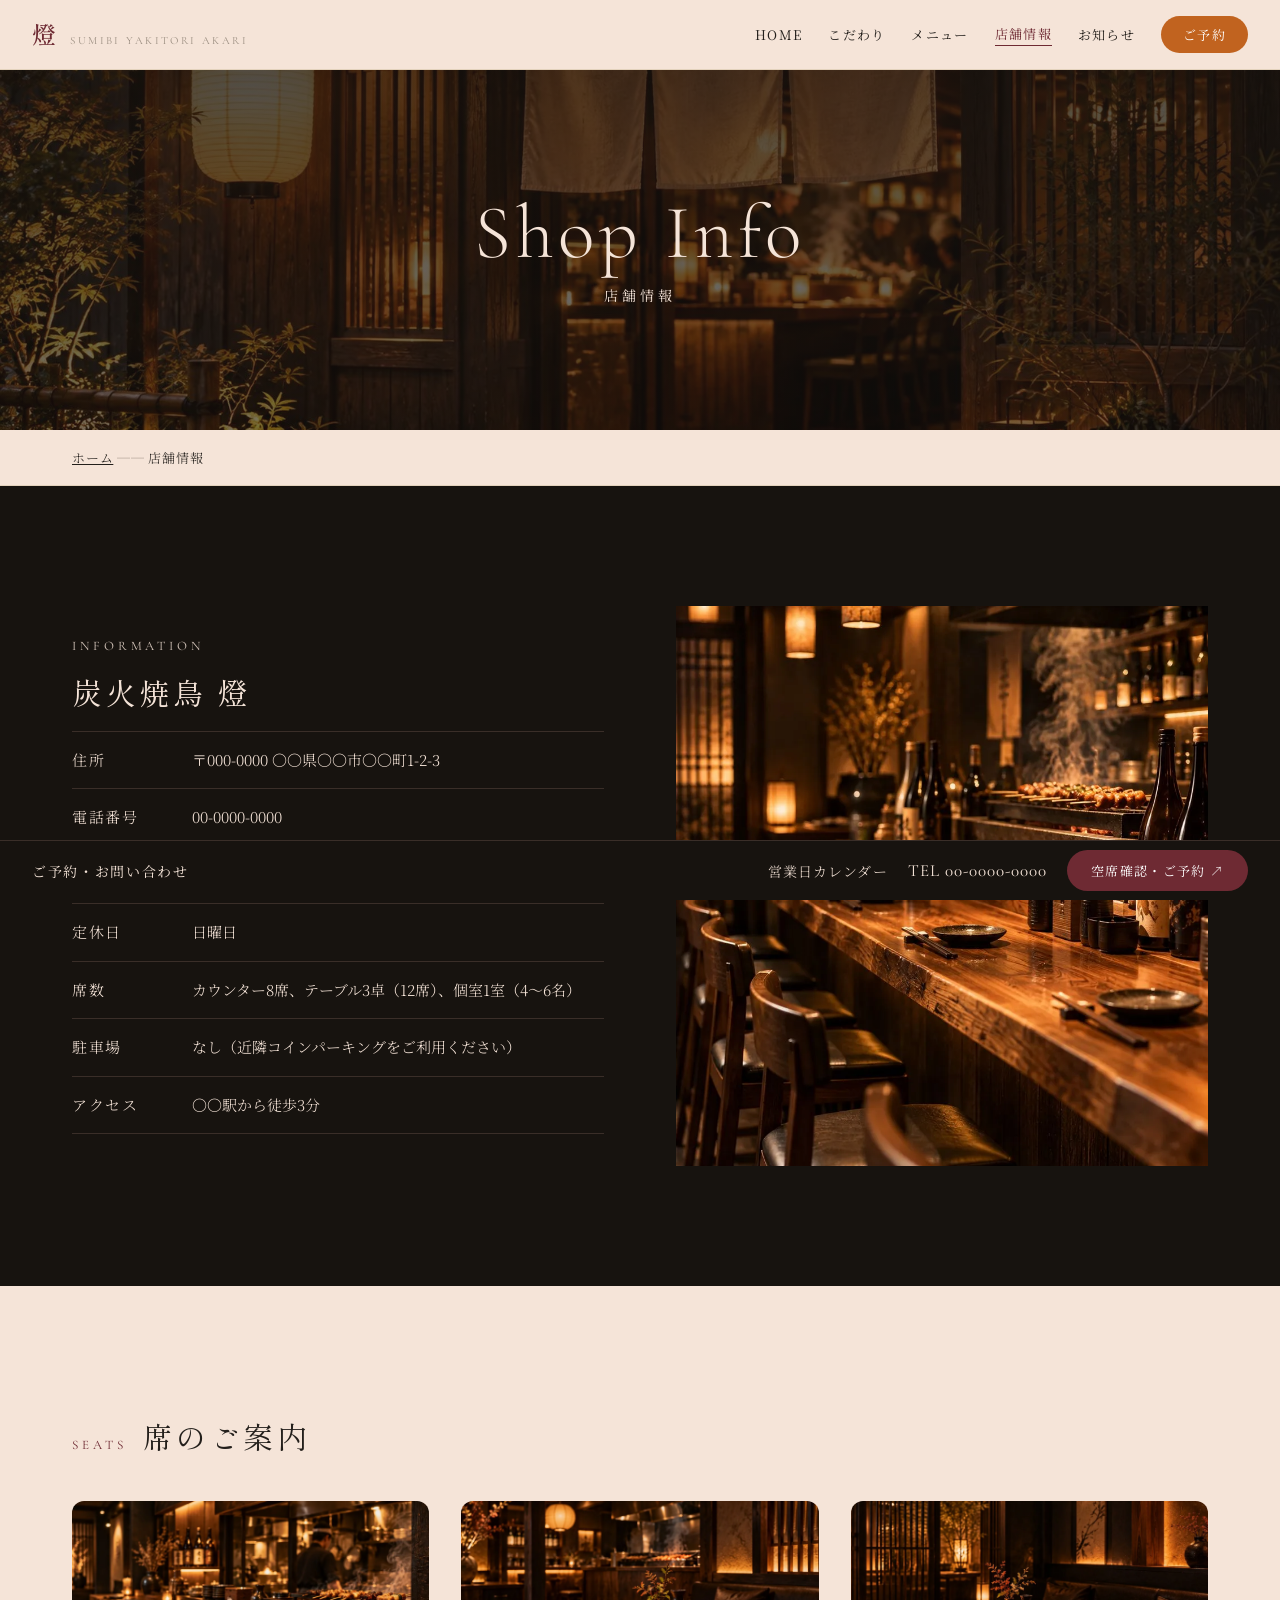
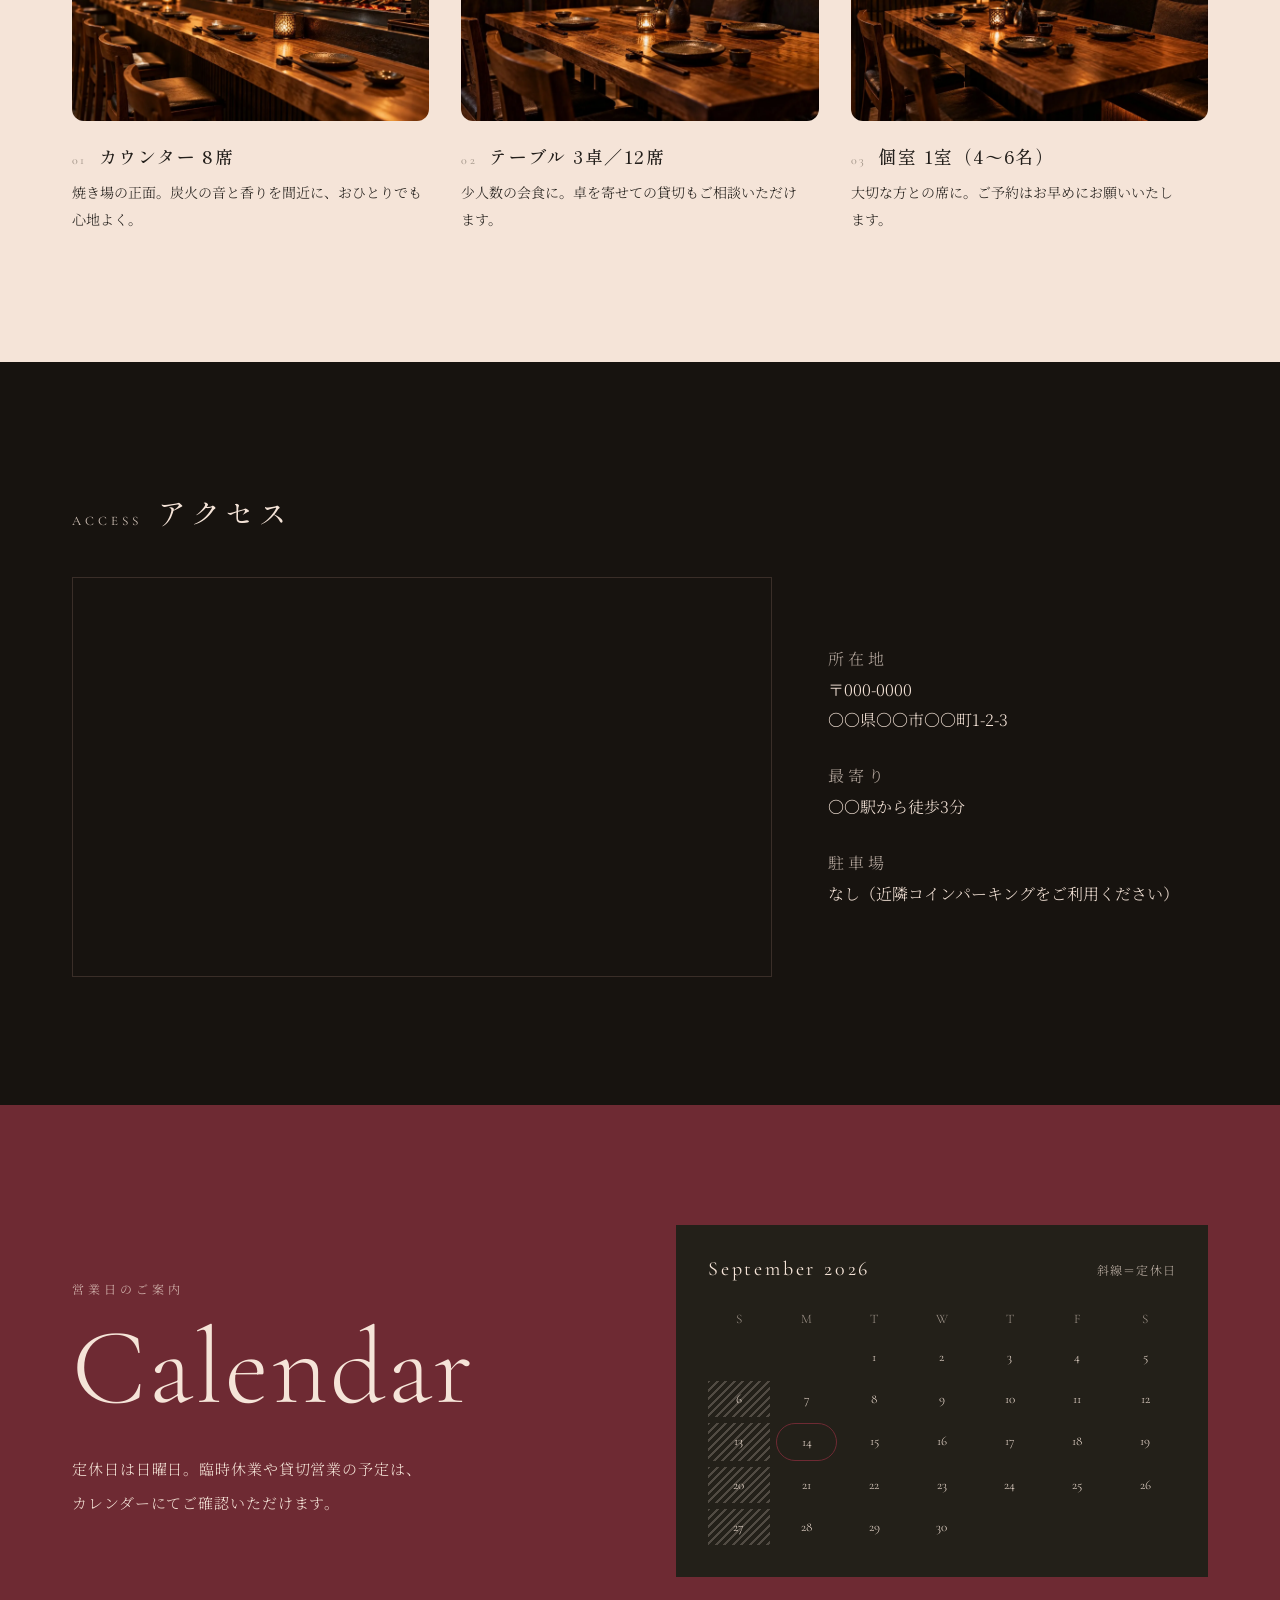
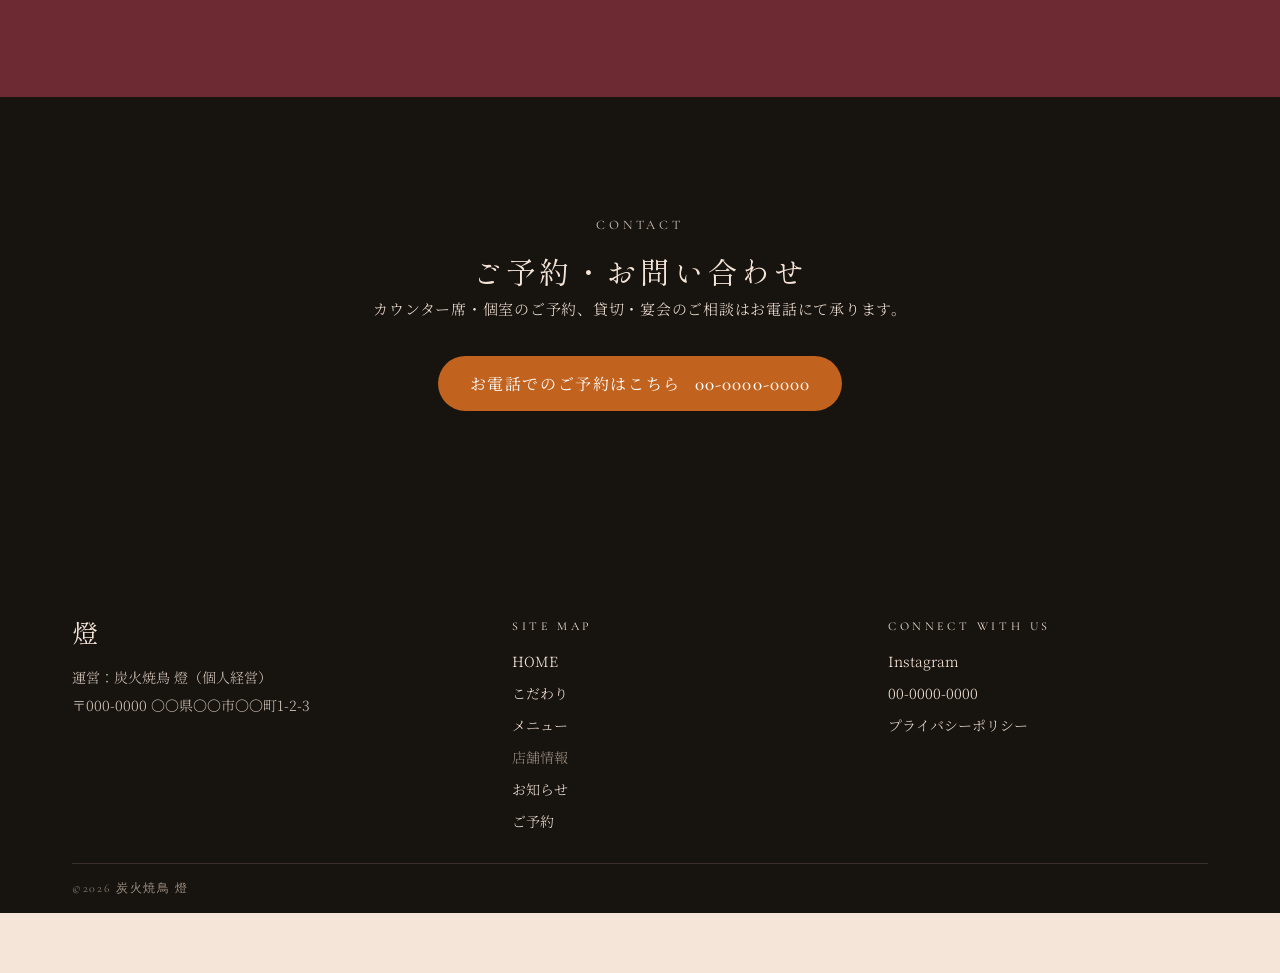
<file: 店舗情報.html>
<!DOCTYPE html>
<html lang="ja">
<head>
<meta charset="UTF-8">
<meta name="viewport" content="width=device-width, initial-scale=1">
<script src="js/scroll-restoration.js"></script>
<title>店舗情報・営業時間・アクセス | 炭火焼鳥 燈（あかり）</title>
<meta name="description" content="炭火焼鳥「燈」の店舗情報ページです。住所、営業時間、定休日、カウンター・テーブル・個室のお席のご案内、アクセス、営業日カレンダーをまとめてご確認いただけます。少人数のご来店から大切な方との会食、貸切のご相談まで承ります。ご来店前にはぜひ、お電話またはご予約フォームからご予約ください。">
<meta name="robots" content="index,follow">
<link rel="canonical" href="https://sensational-taffy-22054f.netlify.app/店舗情報.html">
<meta property="og:site_name" content="炭火焼鳥 燈（あかり）">
<meta property="og:title" content="店舗情報・営業時間・アクセス | 炭火焼鳥 燈（あかり）">
<meta property="og:description" content="炭火焼鳥「燈」の店舗情報ページです。住所、営業時間、定休日、カウンター・テーブル・個室のお席のご案内、アクセス、営業日カレンダーをまとめてご確認いただけます。少人数のご来店から大切な方との会食、貸切のご相談まで承ります。ご来店前にはぜひ、お電話またはご予約フォームからご予約ください。">
<meta property="og:type" content="website">
<meta property="og:url" content="https://sensational-taffy-22054f.netlify.app/店舗情報.html">
<meta property="og:image" content="https://sensational-taffy-22054f.netlify.app/images/ogp-image.jpg">
<meta name="twitter:card" content="summary_large_image">
<link rel="preconnect" href="https://fonts.googleapis.com">
<link rel="preconnect" href="https://fonts.gstatic.com" crossorigin>
<link href="https://fonts.googleapis.com/css2?family=Shippori+Mincho:wght@400;500;600&family=Noto+Serif+JP:wght@300;400;500&family=Cormorant+Garamond:ital,wght@0,300;0,400;0,500;1,300&display=swap" rel="stylesheet">
<link rel="icon" type="image/png" sizes="32x32" href="favicon-32x32.png">
<link rel="icon" type="image/png" sizes="16x16" href="favicon-16x16.png">
<link rel="icon" href="favicon.ico">
<link rel="apple-touch-icon" sizes="180x180" href="apple-touch-icon.png">
<link rel="manifest" href="site.webmanifest">
<meta name="theme-color" content="#6E2A33">
<link rel="stylesheet" href="css/styles.css">
<script type="application/ld+json">
{
  "@context": "https://schema.org",
  "@type": "Restaurant",
  "name": "炭火焼鳥 燈（あかり）",
  "image": "https://sensational-taffy-22054f.netlify.app/images/hero-yakitori.jpg",
  "url": "https://sensational-taffy-22054f.netlify.app/",
  "telephone": "+81-00-0000-0000",
  "priceRange": "¥¥",
  "servesCuisine": "焼鳥",
  "address": {
    "@type": "PostalAddress",
    "streetAddress": "〇〇町1-2-3",
    "addressLocality": "〇〇市",
    "addressRegion": "〇〇県",
    "postalCode": "000-0000",
    "addressCountry": "JP"
  },
  "openingHoursSpecification": {
    "@type": "OpeningHoursSpecification",
    "dayOfWeek": [
      "Monday",
      "Tuesday",
      "Wednesday",
      "Thursday",
      "Friday",
      "Saturday"
    ],
    "opens": "17:00",
    "closes": "24:00"
  },
  "sameAs": [
    "https://instagram.com/akari_yakitori"
  ]
}
</script>
<script type="application/ld+json">
{
  "@context": "https://schema.org",
  "@type": "BreadcrumbList",
  "itemListElement": [
    {
      "@type": "ListItem",
      "position": 1,
      "name": "ホーム",
      "item": "https://sensational-taffy-22054f.netlify.app/"
    },
    {
      "@type": "ListItem",
      "position": 2,
      "name": "店舗情報",
      "item": "https://sensational-taffy-22054f.netlify.app/店舗情報.html"
    }
  ]
}
</script>
</head>
<body>

<header class="site-header">
  <div class="site-header__inner">
    <a href="index.html" class="brand">
      <span class="brand__mark">燈</span>
      <span class="brand__name brand__name--latin">SUMIBI YAKITORI AKARI</span>
    </a>

    <button type="button" class="hamburger" id="menuToggle" aria-expanded="false" aria-controls="mobileNav" aria-label="メニューを開く">
      <span></span><span></span><span></span>
    </button>

    <nav class="main-nav" aria-label="グローバルナビゲーション">
      <a href="index.html">HOME</a>
      <a href="こだわり.html">こだわり</a>
      <a href="メニュー.html">メニュー</a>
      <a href="店舗情報.html" class="is-active" aria-current="page">店舗情報</a>
      <a href="お知らせ.html">お知らせ</a>
      <a href="ご予約.html" class="btn btn--pill">ご予約</a>
    </nav>
  </div>
</header>

<div class="mobile-nav" id="mobileNav" hidden>
  <nav aria-label="モバイルナビゲーション">
    <a href="index.html">HOME</a>
    <a href="こだわり.html">こだわり</a>
    <a href="メニュー.html">メニュー</a>
    <a href="店舗情報.html" class="is-active" aria-current="page">店舗情報</a>
    <a href="お知らせ.html">お知らせ</a>
    <a href="ご予約.html" class="btn btn--pill">ご予約</a>
  </nav>
</div>

<main>

  <section class="page-hero">
    <img class="page-hero__image" src="images/shop-hero.webp" alt="店舗外観・暖簾と提灯" width="1672" height="941" fetchpriority="high">
    <div class="page-hero__overlay"></div>
    <div class="page-hero__content">
      <h1 class="page-hero__title">Shop Info</h1>
      <p class="page-hero__subtitle">店舗情報</p>
    </div>
  </section>

  <nav class="breadcrumb" aria-label="パンくずリスト">
    <a href="index.html">ホーム</a> ── <span class="breadcrumb__current">店舗情報</span>
  </nav>

  <section class="shop">
    <div class="shop__inner">
      <div class="shop__content">
        <p class="label label--accent">INFORMATION</p>
        <h2 class="heading-jp heading-jp--light">炭火焼鳥 燈</h2>
        <dl class="shop__list">
          <dt>住所</dt>
          <dd>〒000-0000 〇〇県〇〇市〇〇町1-2-3</dd>
          <dt>電話番号</dt>
          <dd>00-0000-0000</dd>
          <dt>営業時間</dt>
          <dd>17:00〜24:00（L.O. フード23:00 / ドリンク23:30）</dd>
          <dt>定休日</dt>
          <dd>日曜日</dd>
          <dt>席数</dt>
          <dd>カウンター8席、テーブル3卓（12席）、個室1室（4〜6名）</dd>
          <dt>駐車場</dt>
          <dd>なし（近隣コインパーキングをご利用ください）</dd>
          <dt class="shop__list-last">アクセス</dt>
          <dd class="shop__list-last">〇〇駅から徒歩3分</dd>
        </dl>
      </div>
      <div class="shop__image"><img src="images/shop-counter.webp" alt="店内カウンター（縦位置）" width="941" height="1672" loading="lazy"></div>
    </div>
  </section>

  <section class="seats">
    <div class="section-heading">
      <p class="label label--primary">SEATS</p>
      <h2 class="heading-jp">席のご案内</h2>
    </div>
    <div class="seats-grid">
      <div>
        <div class="seat-card__image"><img src="images/seat-counter.webp" alt="カウンター席" width="1672" height="941" loading="lazy"></div>
        <div class="seat-card__meta">
          <span class="seat-card__no">01</span>
          <h3 class="seat-card__title">カウンター 8席</h3>
        </div>
        <p class="seat-card__desc">焼き場の正面。炭火の音と香りを間近に、おひとりでも心地よく。</p>
      </div>
      <div>
        <div class="seat-card__image"><img src="images/seat-table.webp" alt="テーブル席" width="1672" height="941" loading="lazy"></div>
        <div class="seat-card__meta">
          <span class="seat-card__no">02</span>
          <h3 class="seat-card__title">テーブル 3卓／12席</h3>
        </div>
        <p class="seat-card__desc">少人数の会食に。卓を寄せての貸切もご相談いただけます。</p>
      </div>
      <div>
        <div class="seat-card__image"><img src="images/seat-private.webp" alt="個室" width="1672" height="941" loading="lazy"></div>
        <div class="seat-card__meta">
          <span class="seat-card__no">03</span>
          <h3 class="seat-card__title">個室 1室（4〜6名）</h3>
        </div>
        <p class="seat-card__desc">大切な方との席に。ご予約はお早めにお願いいたします。</p>
      </div>
    </div>
  </section>

  <section class="access">
    <div class="section-heading">
      <p class="label label--accent">ACCESS</p>
      <h2 class="heading-jp heading-jp--light">アクセス</h2>
    </div>
    <div class="access__inner">
      <div class="access__map">
        <iframe src="https://maps.google.com/maps?q=35.681236,139.767125&z=16&output=embed" title="店舗周辺地図" loading="lazy" referrerpolicy="no-referrer-when-downgrade"></iframe>
      </div>
      <div class="access__details">
        <div>
          <p class="access__details-label">所在地</p>
          <p>〒000-0000<br>〇〇県〇〇市〇〇町1-2-3</p>
        </div>
        <div>
          <p class="access__details-label">最寄り</p>
          <p>〇〇駅から徒歩3分</p>
        </div>
        <div>
          <p class="access__details-label">駐車場</p>
          <p>なし（近隣コインパーキングをご利用ください）</p>
        </div>
      </div>
    </div>
  </section>

  <section class="teaser" id="calendar">
    <div class="teaser__inner">
      <div>
        <p class="teaser__label">営業日のご案内</p>
        <p class="teaser__title">Calendar</p>
        <p class="teaser__lead teaser__lead--tight">定休日は日曜日。臨時休業や貸切営業の予定は、カレンダーにてご確認いただけます。</p>
      </div>
      <div class="calendar-widget">
        <div class="calendar-widget__head">
          <span class="calendar-widget__month">September 2026</span>
          <span class="calendar-widget__legend">斜線＝定休日</span>
        </div>
        <div class="calendar-widget__grid">
          <span class="wd">S</span><span class="wd">M</span><span class="wd">T</span><span class="wd">W</span><span class="wd">T</span><span class="wd">F</span><span class="wd">S</span>
          <span></span><span></span><span>1</span><span>2</span><span>3</span><span>4</span><span>5</span>
          <span class="closed">6</span><span>7</span><span>8</span><span>9</span><span>10</span><span>11</span><span>12</span>
          <span class="closed">13</span><span class="today">14</span><span>15</span><span>16</span><span>17</span><span>18</span><span>19</span>
          <span class="closed">20</span><span>21</span><span>22</span><span>23</span><span>24</span><span>25</span><span>26</span>
          <span class="closed">27</span><span>28</span><span>29</span><span>30</span><span></span><span></span><span></span>
        </div>
      </div>
    </div>
  </section>

  <section class="contact" id="contact">
    <p class="label label--accent">CONTACT</p>
    <h2 class="heading-jp heading-jp--light">ご予約・お問い合わせ</h2>
    <p class="contact__lead">カウンター席・個室のご予約、貸切・宴会のご相談はお電話にて承ります。</p>
    <a href="tel:00-0000-0000" class="btn btn--pill btn--contact">
      お電話でのご予約はこちら<span>00-0000-0000</span>
    </a>
  </section>

</main>

<footer class="site-footer">
  <div class="site-footer__inner">
    <div class="footer-col footer-col--about">
      <p class="footer-logo">燈</p>
      <p class="footer-address">運営：炭火焼鳥 燈（個人経営）<br>〒000-0000 〇〇県〇〇市〇〇町1-2-3</p>
    </div>
    <div class="footer-col">
      <p class="footer-col__label">SITE MAP</p>
      <nav class="footer-col__links" aria-label="サイトマップ">
        <a href="index.html">HOME</a>
        <a href="こだわり.html">こだわり</a>
        <a href="メニュー.html">メニュー</a>
        <span aria-current="page">店舗情報</span>
        <a href="お知らせ.html">お知らせ</a>
        <a href="ご予約.html">ご予約</a>
      </nav>
    </div>
    <div class="footer-col">
      <p class="footer-col__label">CONNECT WITH US</p>
      <nav class="footer-col__links" aria-label="外部リンク">
        <a href="https://instagram.com/akari_yakitori">Instagram</a>
        <a href="tel:00-0000-0000">00-0000-0000</a>
        <a href="privacy-policy.html">プライバシーポリシー</a>
      </nav>
    </div>
  </div>
  <p class="site-footer__copyright">©2026 炭火焼鳥 燈</p>
</footer>

<div class="reserve-bar">
  <span class="reserve-bar__label">ご予約・お問い合わせ</span>
  <div class="reserve-bar__right">
    <span class="reserve-bar__calendar">営業日カレンダー</span>
    <span class="reserve-bar__tel">TEL 00-0000-0000</span>
    <a href="ご予約.html" class="btn btn--pill btn--reserve">空席確認・ご予約 ↗</a>
  </div>
</div>

<script src="js/script.js"></script>
</body>
</html>
</file>
<file: css/styles.css>
/* ==========================================================================
   炭火焼鳥 燈 — TOP page
   Design tokens per DESIGN.md
   ========================================================================== */

:root {
  --primary: #6E2A33;
  --primary-dark: #4A1B22;
  --accent: #C1631F;
  --accent-dark: #A34F17;
  --accent-light: #E8A567;
  --bg: #17130F;
  --bg-light: #F5E4D8;
  --surface: #FDFBF6;
  --text-main: #231F1B;
  --text-light: #F5E4D8;
  --text-muted: #9C8F82;
  --border: #E3D2BC;
  --border-dark: #3A2E28;

  --font-heading: "Shippori Mincho", "Noto Serif JP", "Hiragino Mincho ProN", serif;
  --font-body: "Noto Serif JP", "Hiragino Mincho ProN", serif;
  --font-latin: "Cormorant Garamond", "EB Garamond", serif;

  --space-1: 8px;
  --space-2: 16px;
  --space-3: 32px;
  --space-4: 80px;
  --space-5: 120px;

  --reserve-bar-height: 60px;
}

* { box-sizing: border-box; }

html { scroll-behavior: smooth; scroll-padding-top: 84px; }

body {
  margin: 0;
  background: var(--bg-light);
  color: var(--text-main);
  font: 400 16px/1.9 var(--font-body);
  -webkit-font-smoothing: antialiased;
  padding-bottom: var(--reserve-bar-height);
}

img { max-width: 100%; display: block; }

a { color: inherit; text-decoration: none; }

.label {
  font: 400 13px var(--font-latin);
  letter-spacing: .3em;
  margin: 0 0 16px;
}
.label--primary { color: var(--primary); }
.label--accent { color: var(--text-light); opacity: .85; }

.heading-jp {
  margin: 0;
  font: 400 clamp(22px, 5vw, 30px)/1.5 var(--font-heading);
  letter-spacing: .12em;
  color: var(--text-main);
}
.heading-jp--light { color: var(--text-light); }

.tag-list {
  list-style: none;
  display: flex;
  flex-wrap: wrap;
  gap: 10px;
  margin: var(--space-3) 0 0;
  padding: 0;
}
.tag-list li {
  padding: 7px 16px;
  background: var(--primary);
  color: var(--text-light);
  font: 400 13px var(--font-body);
  letter-spacing: .1em;
}

.btn--pill {
  display: inline-flex;
  align-items: center;
  gap: 12px;
  padding: 9px 22px;
  border-radius: 9999px;
  background: var(--accent);
  color: #fff;
  font: 400 13px var(--font-body);
  letter-spacing: .1em;
  transition: background-color .2s ease, transform .2s ease;
}
.btn--pill:hover { background: var(--accent-dark); transform: translateY(-2px); }

/* ---------- Header ---------- */

.site-header {
  position: sticky;
  top: 0;
  z-index: 40;
  background: var(--bg-light);
  border-bottom: 1px solid var(--border);
}
.site-header__inner {
  display: flex;
  align-items: center;
  justify-content: space-between;
  padding: 14px 20px;
  max-width: 1440px;
  margin: 0 auto;
}
.brand {
  display: flex;
  align-items: baseline;
  gap: 10px;
}
.brand__mark {
  font: 500 24px/1 var(--font-heading);
  color: var(--primary);
  letter-spacing: .18em;
}
.brand__name {
  font: 400 10px var(--font-body);
  color: var(--text-muted);
  letter-spacing: .14em;
  display: none;
}

.hamburger {
  display: flex;
  flex-direction: column;
  justify-content: center;
  gap: 5px;
  width: 32px;
  height: 32px;
  padding: 0;
  border: none;
  background: none;
  cursor: pointer;
}
.hamburger span {
  display: block;
  width: 100%;
  height: 1px;
  background: var(--text-main);
  transition: transform .2s ease, opacity .2s ease;
}
.hamburger[aria-expanded="true"] span:nth-child(1) { transform: translateY(6px) rotate(45deg); }
.hamburger[aria-expanded="true"] span:nth-child(2) { opacity: 0; }
.hamburger[aria-expanded="true"] span:nth-child(3) { transform: translateY(-6px) rotate(-45deg); }

.main-nav {
  display: none;
  align-items: center;
  gap: 26px;
  font: 400 13px var(--font-body);
  letter-spacing: .1em;
}

.mobile-nav {
  position: fixed;
  inset: 0;
  top: 61px;
  z-index: 39;
  background: var(--bg-light);
  overflow-y: auto;
}
.mobile-nav nav {
  display: flex;
  flex-direction: column;
  padding: var(--space-3) 24px;
  gap: 4px;
}
.mobile-nav a {
  padding: 16px 4px;
  border-bottom: 1px solid var(--border);
  font: 400 16px var(--font-body);
  letter-spacing: .08em;
}
.mobile-nav a.btn--pill {
  border-bottom: none;
  justify-content: center;
  margin-top: var(--space-2);
}

@media (min-width: 1024px) {
  .site-header__inner { padding: 16px 32px; }
  .brand__name { display: block; }
  .hamburger { display: none; }
  .main-nav { display: flex; }
  .mobile-nav { display: none !important; }
}

/* ---------- Hero ---------- */

.hero {
  position: relative;
  height: 82vh;
  min-height: 460px;
  max-height: 720px;
  overflow: hidden;
}
.hero__image {
  position: absolute;
  inset: 0;
  width: 100%;
  height: 100%;
  object-fit: cover;
  background: var(--bg);
}
.hero__overlay {
  position: absolute;
  inset: 0;
  background: linear-gradient(180deg, rgba(23,19,15,.6) 0%, rgba(23,19,15,.35) 45%, rgba(23,19,15,.88) 100%);
}
.hero__content {
  position: absolute;
  inset: 0;
  display: flex;
  flex-direction: column;
  justify-content: center;
  padding: 0 24px;
}
.hero__kicker {
  margin: 0 0 16px;
  font: 300 13px var(--font-latin);
  color: var(--accent-light);
  letter-spacing: .3em;
}
.hero__title {
  margin: 0 0 18px;
  font: 400 clamp(32px, 8vw, 60px)/1.4 var(--font-heading);
  color: var(--text-light);
  letter-spacing: .08em;
}
.hero__subcopy {
  margin: 0 0 10px;
  font: 300 clamp(14px, 3vw, 19px)/1.8 var(--font-body);
  color: var(--text-light);
  letter-spacing: .06em;
}
.hero__storename {
  margin: 0;
  font: 400 13px var(--font-body);
  color: var(--text-light);
  opacity: .75;
  letter-spacing: .1em;
}

@media (min-width: 1024px) {
  .hero__content { padding-left: 72px; }
}

/* ---------- About ---------- */

.about { background: var(--bg-light); padding: var(--space-4) 24px; }
.about__inner {
  max-width: 1136px;
  margin: 0 auto;
  display: grid;
  gap: var(--space-3);
}
.about__body p { margin: 0 0 22px; letter-spacing: .04em; text-wrap: pretty; }
.about__body .lead { font-weight: 400; font-size: 1.0625rem; }

@media (min-width: 768px) {
  .about { padding: var(--space-5) 72px; }
  .about__inner { grid-template-columns: 280px 1fr; align-items: start; gap: 64px; }
}

/* ---------- Menu ---------- */

.menu-section { background: var(--bg); padding: var(--space-4) 24px; }
.menu-section--light { background: var(--bg-light); }
.menu-section--light .menu-note { color: var(--text-main); opacity: .85; }
.menu-section__inner { max-width: 1136px; margin: 0 auto; }
.menu-section__intro { margin: 0 0 48px; font: 300 15px/2.1 var(--font-body); color: var(--text-main); letter-spacing: .05em; }
.section-heading {
  display: flex;
  flex-wrap: wrap;
  align-items: baseline;
  gap: 16px;
  max-width: 1136px;
  margin: 0 auto var(--space-3);
}

.menu-grid {
  display: grid;
  grid-template-columns: 1fr;
  gap: var(--space-2);
}
.menu-card {
  background: var(--surface);
  border-radius: 12px;
  overflow: hidden;
}
.menu-card__image { position: relative; height: 200px; }
.menu-card__image img { position: absolute; inset: 0; width: 100%; height: 100%; object-fit: cover; background: var(--border-dark); }
.menu-card__body { padding: 20px 20px 24px; }
.menu-card__no {
  margin: 0 0 8px;
  font: 400 12px var(--font-latin);
  color: var(--text-muted);
  letter-spacing: .2em;
}
.menu-card__title {
  margin: 0 0 12px;
  font: 500 18px/1.5 var(--font-heading);
  color: var(--text-main);
  letter-spacing: .08em;
}
.menu-card__desc { margin: 0 0 14px; font: 300 13px/1.95 var(--font-body); color: var(--text-main); text-wrap: pretty; }
.menu-card__price { margin: 0; font: 500 17px var(--font-latin); color: var(--accent-dark); letter-spacing: .04em; }

.menu-note { margin: var(--space-3) 0 0; font: 300 13px/1.9 var(--font-body); color: var(--text-light); opacity: .8; letter-spacing: .04em; }

@media (min-width: 768px) {
  .menu-section { padding: var(--space-5) 72px calc(var(--space-4) + 16px); }
  .menu-grid { grid-template-columns: repeat(2, 1fr); gap: var(--space-2); }
}
@media (min-width: 1024px) {
  .menu-grid { grid-template-columns: repeat(4, 1fr); gap: 24px; }
}

/* ---------- Our Belief ---------- */

.belief { background: var(--primary); color: var(--text-light); padding: var(--space-4) 24px; overflow: hidden; }
.belief__inner { max-width: 1136px; margin: 0 auto; display: grid; gap: var(--space-4); }

.belief__label { margin: 0 0 20px; font: 400 12px var(--font-body); color: var(--text-light); opacity: .7; letter-spacing: .34em; }
.belief__title { margin: 0 0 36px; font: 300 clamp(48px, 12vw, 120px)/.95 var(--font-latin); color: var(--text-light); letter-spacing: .02em; }
.belief__lead { margin: 0 0 32px; font: 300 15px/2.3 var(--font-body); letter-spacing: .06em; max-width: 24em; text-wrap: pretty; }
.belief__image { position: relative; width: 100%; max-width: 430px; height: 220px; overflow: hidden; }
.belief__image img { position: absolute; inset: 0; width: 100%; height: 100%; object-fit: cover; background: var(--primary-dark); }

.belief__statement { margin: 0 0 26px; font: 400 18px/2.1 var(--font-heading); letter-spacing: .1em; text-wrap: pretty; }
.belief__desc { margin: 0 0 40px; font: 300 15px/2.2 var(--font-body); opacity: .9; letter-spacing: .05em; text-wrap: pretty; }

.belief__item {
  display: grid;
  grid-template-columns: auto 1fr;
  gap: 22px;
  align-items: baseline;
  padding: 26px 0;
  border-top: 1px solid rgba(245,228,216,.28);
}
.belief__item--last { border-bottom: 1px solid rgba(245,228,216,.28); }
.belief__item-no { font: 300 15px var(--font-latin); opacity: .65; letter-spacing: .2em; }
.belief__item-title { margin: 0 0 10px; font: 400 21px/1.5 var(--font-heading); letter-spacing: .12em; }
.belief__item-desc { margin: 0; font: 300 14px/1.95 var(--font-body); opacity: .85; text-wrap: pretty; }

@media (min-width: 1024px) {
  .belief { padding: var(--space-5) 72px calc(var(--space-5) + 8px); }
  .belief__inner { grid-template-columns: 1fr 1fr; gap: 72px; align-items: start; }
  .belief__intro { padding-top: 24px; }
  .belief__content { padding-top: 26px; }
}

/* ---------- Shop info ---------- */

.shop { background: var(--bg); padding: var(--space-4) 24px; }
.shop__inner { max-width: 1136px; margin: 0 auto; display: grid; gap: var(--space-3); align-items: center; }
.shop__image { position: relative; width: 100%; height: 320px; overflow: hidden; }
.shop__image img { position: absolute; inset: 0; width: 100%; height: 100%; object-fit: cover; background: var(--border-dark); }

.shop__list {
  margin: var(--space-2) 0 0;
  display: grid;
  grid-template-columns: 100px 1fr;
  gap: 0;
  font: 300 14px/1.9 var(--font-body);
  color: var(--text-light);
}
.shop__list dt { padding: 14px 0; border-top: 1px solid var(--border-dark); letter-spacing: .1em; }
.shop__list dd { margin: 0; padding: 14px 0; border-top: 1px solid var(--border-dark); }
.shop__list-last { border-bottom: 1px solid var(--border-dark); }

@media (min-width: 1024px) {
  .shop { padding: var(--space-5) 72px; }
  .shop__inner { grid-template-columns: 1fr 1fr; gap: 72px; }
  .shop__image { height: 560px; }
  .shop__list { grid-template-columns: 120px 1fr; font-size: 15px; }
}

/* ---------- Contact ---------- */

.contact { background: var(--bg); padding: var(--space-4) 24px; text-align: center; }
.contact__lead { margin: 0 0 var(--space-3); font: 300 15px/2 var(--font-body); color: var(--text-light); letter-spacing: .05em; }
.btn--contact {
  display: inline-flex;
  padding: 16px 32px;
  gap: 14px;
  font: 400 16px var(--font-body);
  letter-spacing: .1em;
  flex-wrap: wrap;
  justify-content: center;
}
.btn--contact span { font: 500 19px var(--font-latin); letter-spacing: .06em; }

@media (min-width: 768px) {
  .contact { padding: var(--space-5) 72px; }
}

/* ---------- Footer ---------- */

.site-footer { background: var(--bg); padding: var(--space-4) 24px var(--space-2); }
.site-footer__inner {
  max-width: 1136px;
  margin: 0 auto;
  display: grid;
  gap: var(--space-3);
  padding-bottom: var(--space-3);
  border-bottom: 1px solid var(--border-dark);
}
.footer-logo { margin: 0 0 18px; font: 400 26px/1 var(--font-heading); color: var(--text-light); letter-spacing: .2em; }
.footer-address { margin: 0; font: 300 14px/2 var(--font-body); color: var(--text-light); opacity: .85; }
.footer-col__label { margin: 0 0 18px; font: 400 12px var(--font-latin); color: var(--text-light); letter-spacing: .3em; }
.footer-col__links { display: flex; flex-direction: column; gap: 12px; font: 300 14px var(--font-body); color: var(--text-light); }
.footer-col__links [aria-current="page"] { color: var(--text-muted); }

.site-footer__copyright {
  max-width: 1136px;
  margin: 0 auto;
  padding-top: var(--space-2);
  font: 300 12px var(--font-latin);
  color: var(--text-muted);
  letter-spacing: .14em;
}

@media (min-width: 768px) {
  .site-footer { padding: calc(var(--space-4) + 8px) 72px var(--space-2); }
  .site-footer__inner { grid-template-columns: 1.2fr 1fr 1fr; gap: 56px; }
}

/* ---------- Sticky reservation bar ---------- */

.reserve-bar {
  position: fixed;
  left: 0;
  right: 0;
  bottom: 0;
  z-index: 30;
  height: var(--reserve-bar-height);
  background: var(--bg);
  border-top: 1px solid var(--border-dark);
  display: flex;
  align-items: center;
  justify-content: space-between;
  padding: 0 20px;
}
.reserve-bar__label {
  display: none;
  font: 400 14px var(--font-body);
  color: var(--text-light);
  letter-spacing: .12em;
}
.reserve-bar__right { display: flex; align-items: center; gap: 20px; margin-left: auto; width: 100%; }
.reserve-bar__calendar,
.reserve-bar__tel { display: none; }
.btn--reserve { flex: 1; justify-content: center; padding: 11px 24px; background: var(--primary); font-size: 13px; }
.btn--reserve:hover { background: var(--primary-dark); }

@media (min-width: 1024px) {
  .reserve-bar { padding: 0 32px; }
  .reserve-bar__label { display: block; }
  .reserve-bar__right { width: auto; }
  .reserve-bar__calendar,
  .reserve-bar__tel { display: block; font: 300 14px var(--font-body); color: var(--text-light); letter-spacing: .08em; }
  .reserve-bar__tel { font: 400 17px var(--font-latin); letter-spacing: .06em; }
  .btn--reserve { flex: none; }
}

/* ---------- Subpage header variant (Cormorant tagline) ---------- */

.brand__name--latin {
  font-family: var(--font-latin);
  font-size: 11px;
  letter-spacing: .22em;
}

.main-nav a.is-active,
.main-nav a[aria-current="page"] {
  color: var(--primary);
  border-bottom: 1px solid var(--primary);
  padding-bottom: 2px;
}

.mobile-nav a.is-active,
.mobile-nav a[aria-current="page"] {
  color: var(--primary);
}

/* ---------- Page hero (subpages) ---------- */

.page-hero {
  position: relative;
  height: 320px;
  overflow: hidden;
}
.page-hero__image {
  position: absolute; inset: 0; width: 100%; height: 100%;
  object-fit: cover; background: var(--bg);
}
.page-hero__overlay {
  position: absolute; inset: 0;
  background: linear-gradient(180deg, rgba(23,19,15,.74), rgba(23,19,15,.58));
}
.page-hero__content {
  position: absolute; inset: 0;
  display: flex; flex-direction: column; align-items: center; justify-content: center; gap: 14px;
  text-align: center; padding: 0 24px;
}
.page-hero__title { margin: 0; font: 300 clamp(40px, 10vw, 76px)/1 var(--font-latin); color: var(--text-light); letter-spacing: .06em; }
.page-hero__subtitle { margin: 0; font: 400 14px var(--font-body); color: var(--text-light); letter-spacing: .3em; }

@media (min-width: 768px) {
  .page-hero { height: 360px; }
}

/* ---------- Breadcrumb ---------- */

.breadcrumb {
  background: var(--bg-light);
  padding: 18px 24px;
  border-bottom: 1px solid var(--border);
  font: 300 13px var(--font-body);
  color: var(--text-muted);
  letter-spacing: .06em;
}
.breadcrumb a { color: var(--text-main); text-decoration: underline; }
.breadcrumb__current { color: var(--text-main); }

@media (min-width: 768px) {
  .breadcrumb { padding: 18px 72px; }
}

/* ---------- Arrow link (View More / View Menu) ---------- */

.link-arrow {
  display: inline-flex;
  align-items: center;
  gap: 14px;
  font: 400 15px var(--font-latin);
  letter-spacing: .2em;
}
.link-arrow__circle {
  width: 40px; height: 40px;
  border-radius: 9999px;
  display: flex; align-items: center; justify-content: center;
  font: 400 14px var(--font-latin);
  flex: none;
  transition: transform .2s ease;
}
.link-arrow:hover .link-arrow__circle { transform: translateX(4px); }
.link-arrow--dark { color: var(--text-main); }
.link-arrow--dark .link-arrow__circle { border: 1px solid var(--primary); color: var(--primary); }
.link-arrow--light { color: var(--text-light); }
.link-arrow--light .link-arrow__circle { border: 1px solid rgba(245,228,216,.6); }
.link-arrow--fill .link-arrow__circle { background: var(--primary); color: var(--text-light); border: none; }

/* ---------- Intro statement (centered lead) ---------- */

.intro-statement { background: var(--bg-light); padding: var(--space-5) 24px; text-align: center; }
.intro-statement__label { margin: 0 0 28px; font: 400 13px var(--font-latin); color: var(--primary); letter-spacing: .3em; }
.intro-statement__title { margin: 0 0 32px; font: 400 clamp(28px, 6vw, 46px)/1.5 var(--font-heading); color: var(--text-main); letter-spacing: .14em; }
.intro-statement__lead { margin: 0 auto; max-width: 40em; font: 300 16px/2.2 var(--font-body); color: var(--text-main); letter-spacing: .04em; text-wrap: pretty; }

@media (min-width: 768px) {
  .intro-statement { padding: calc(var(--space-5) + 8px) 72px; }
}

/* ---------- Commitment rows (こだわり alternating image/text) ---------- */

.commitment { background: var(--bg); padding: var(--space-4) 24px; }
.commitment-row {
  display: grid;
  gap: var(--space-3);
  align-items: center;
  margin-bottom: var(--space-4);
}
.commitment-row:last-child { margin-bottom: 0; }
.commitment-row__image { position: relative; width: 100%; height: 260px; overflow: hidden; }
.commitment-row__image img { position: absolute; inset: 0; width: 100%; height: 100%; object-fit: cover; background: var(--border-dark); }
.commitment-row__meta { display: flex; align-items: baseline; gap: 16px; margin-bottom: 26px; }
.commitment-row__no { font: 300 15px var(--font-latin); color: var(--text-light); opacity: .6; letter-spacing: .24em; }
.commitment-row__tag { padding: 5px 14px; background: var(--primary); color: var(--text-light); font: 400 12px var(--font-body); letter-spacing: .12em; }
.commitment-row__title { margin: 0 0 28px; font: 400 clamp(24px, 5vw, 32px)/1.6 var(--font-heading); color: var(--text-light); letter-spacing: .13em; }
.commitment-row__text { margin: 0 0 22px; font: 300 15px/2.2 var(--font-body); color: var(--text-light); letter-spacing: .05em; max-width: 32em; text-wrap: pretty; }
.commitment-row__text:last-child { margin-bottom: 0; opacity: .85; }

@media (min-width: 768px) {
  .commitment { padding: calc(var(--space-5) + 8px) 72px; }
  .commitment-row { grid-template-columns: 1fr 1fr; gap: 72px; margin-bottom: 104px; }
  .commitment-row__image { height: 480px; }
  .commitment-row--reverse .commitment-row__image { order: 2; }
}

/* ---------- Owner block with vertical ribbon ---------- */

.owner {
  position: relative;
  background: var(--bg-light);
  padding: var(--space-4) 24px;
}
.owner__inner {
  display: grid;
  gap: var(--space-3);
  align-items: center;
}
.owner-ribbon {
  display: none;
}
.owner__content { min-width: 0; }
.owner__label { margin: 0 0 22px; font: 400 13px var(--font-latin); color: var(--primary); letter-spacing: .3em; }
.owner__title { margin: 0 0 32px; font: 400 clamp(24px, 5vw, 32px)/1.65 var(--font-heading); color: var(--text-main); letter-spacing: .13em; }
.owner__text { margin: 0 0 24px; font: 300 15px/2.25 var(--font-body); color: var(--text-main); letter-spacing: .05em; max-width: 32em; text-wrap: pretty; }
.owner__text--soft { opacity: .85; }
.owner__image { position: relative; width: 100%; height: 340px; overflow: hidden; }
.owner__image img { position: absolute; inset: 0; width: 100%; height: 100%; object-fit: cover; object-position: 50% 15%; background: var(--border-dark); }

@media (min-width: 1024px) {
  .owner { padding: calc(var(--space-5) + 8px) 72px; }
  .owner__inner { grid-template-columns: 1fr 460px; gap: 72px; }
  .owner-ribbon {
    display: flex; align-items: center; justify-content: center;
    position: absolute; left: 0; top: 112px; width: 44px; height: 260px;
    background: #AEBEC2;
  }
  .owner-ribbon span {
    writing-mode: vertical-rl;
    font: 400 13px var(--font-body);
    color: var(--text-main);
    letter-spacing: .34em;
  }
  .owner__content { padding-left: 72px; }
  .owner__image { height: 520px; }
}

/* ---------- Teaser band (Menu / Our Belief cross-links) ---------- */

.teaser { background: var(--primary); color: var(--text-light); padding: var(--space-4) 24px; overflow: hidden; }
.teaser__inner { display: grid; gap: var(--space-4); align-items: center; }
.teaser__label { margin: 0 0 20px; font: 400 12px var(--font-body); color: var(--text-light); opacity: .7; letter-spacing: .34em; }
.teaser__title { margin: 0 0 32px; font: 300 clamp(48px, 11vw, 108px)/.95 var(--font-latin); color: var(--text-light); letter-spacing: .02em; }
.teaser__lead { margin: 0 0 44px; font: 300 15px/2.3 var(--font-body); letter-spacing: .06em; max-width: 24em; text-wrap: pretty; }
.teaser__lead--tight { margin-bottom: 0; }
.teaser__image { position: relative; width: 100%; height: 260px; overflow: hidden; }
.teaser__image img { position: absolute; inset: 0; width: 100%; height: 100%; object-fit: cover; background: var(--primary-dark); }

.list-row {
  display: grid;
  grid-template-columns: auto 1fr auto;
  gap: 24px;
  align-items: baseline;
  padding: 26px 0;
  border-top: 1px solid rgba(245,228,216,.28);
}
.list-row--last { border-bottom: 1px solid rgba(245,228,216,.28); }
.list-row__no { font: 300 14px var(--font-latin); color: var(--text-light); opacity: .65; letter-spacing: .2em; }
.list-row__title { font: 400 19px var(--font-heading); color: var(--text-light); letter-spacing: .1em; }
.list-row__price { font: 500 17px var(--font-latin); color: var(--text-light); }

@media (min-width: 1024px) {
  .teaser { padding: var(--space-5) 72px; }
  .teaser__inner { grid-template-columns: 1fr 1fr; gap: 72px; }
}

/* ---------- Menu page: category list + item rows ---------- */

.menu-layout { background: var(--bg); padding: var(--space-4) 24px calc(var(--space-4) + 8px); }
.menu-layout__inner { display: grid; gap: var(--space-3); align-items: start; }
.category-static {
  display: flex; flex-direction: column; gap: 18px;
  font: 400 14px var(--font-body); letter-spacing: .1em;
}
.category-static__label { margin: 0 0 24px; font: 400 12px var(--font-latin); color: var(--text-light); letter-spacing: .3em; }
.category-static span.category-static__item {
  display: flex; align-items: center; gap: 12px; color: var(--text-light);
}
.category-static__dot { width: 9px; height: 9px; border-radius: 9999px; border: 1px solid var(--text-muted); }
.category-static__item--active { opacity: 1; }
.category-static__item--active .category-static__dot { background: var(--text-light); border-color: var(--text-light); box-shadow: 0 0 0 3px rgba(245,228,216,.25); }
.category-static__item:not(.category-static__item--active) { opacity: .7; }

.item-heading { display: flex; align-items: baseline; gap: 20px; margin-bottom: 8px; }
.item-heading__label { font: 400 13px var(--font-latin); color: var(--text-light); letter-spacing: .3em; }
.item-heading__title { margin: 0; font: 400 28px/1.5 var(--font-heading); color: var(--text-light); letter-spacing: .12em; }

.item-list { display: grid; gap: 0; margin-bottom: var(--space-4); }
.item-row {
  display: grid;
  grid-template-columns: 1fr auto;
  gap: 16px;
  align-items: baseline;
  padding: 22px 0;
  border-bottom: 1px solid var(--border-dark);
}
.item-row__name { display: block; font: 400 17px var(--font-heading); color: var(--text-light); letter-spacing: .08em; }
.item-row__note { display: block; margin-top: 6px; font: 300 13px var(--font-body); color: var(--text-light); opacity: .8; }
.item-row__price { font: 500 16px var(--font-latin); color: var(--text-light); }

.sake-note { margin: 0 0 24px; font: 300 14px/2 var(--font-body); color: var(--text-light); opacity: .85; letter-spacing: .04em; }
.chip-tags { display: flex; flex-wrap: wrap; gap: 10px; }
.chip-tag { padding: 8px 18px; border: 1px solid var(--border-dark); color: var(--text-light); font: 300 13px var(--font-body); letter-spacing: .1em; }
.menu-footnote { margin: 32px 0 0; font: 300 13px/1.9 var(--font-body); color: var(--text-light); opacity: .75; letter-spacing: .04em; }

@media (min-width: 1024px) {
  .menu-layout { padding: var(--space-5) 72px calc(var(--space-5) - 16px); }
  .menu-layout__inner { grid-template-columns: 220px 1fr; gap: 64px; }
  .category-static { position: sticky; top: 84px; }
  .item-list { grid-template-columns: 1fr 1fr; gap: 0 56px; }
}

/* ---------- Shop info: seats grid ---------- */

.seats { background: var(--bg-light); padding: var(--space-4) 24px; }
.seats-grid { display: grid; gap: var(--space-3); max-width: 1136px; margin: 0 auto; }
.seat-card__image { position: relative; height: 220px; border-radius: 12px; overflow: hidden; }
.seat-card__image img { position: absolute; inset: 0; width: 100%; height: 100%; object-fit: cover; background: var(--border-dark); }
.seat-card__meta { display: flex; align-items: baseline; gap: 12px; margin: 22px 0 10px; }
.seat-card__no { font: 400 12px var(--font-latin); color: var(--text-muted); letter-spacing: .2em; }
.seat-card__title { margin: 0; font: 500 18px var(--font-heading); color: var(--text-main); letter-spacing: .08em; }
.seat-card__desc { margin: 0; font: 300 14px/1.95 var(--font-body); color: var(--text-main); text-wrap: pretty; }

@media (min-width: 768px) {
  .seats { padding: calc(var(--space-5) + 8px) 72px; }
  .seats-grid { grid-template-columns: repeat(3, 1fr); gap: 32px; }
}

/* ---------- Access ---------- */

.access { background: var(--bg); padding: var(--space-4) 24px; }
.access__inner { display: grid; gap: var(--space-3); max-width: 1136px; margin: 0 auto; }
.access__map { position: relative; height: 280px; overflow: hidden; border: 1px solid var(--border-dark); }
.access__map img { position: absolute; inset: 0; width: 100%; height: 100%; object-fit: cover; background: var(--border-dark); }
.access__map iframe { position: absolute; inset: 0; width: 100%; height: 100%; border: 0; filter: grayscale(.3) contrast(1.05); }
.access__details { display: flex; flex-direction: column; justify-content: center; gap: 26px; }
.access__details-label { margin: 0 0 10px; font: 400 12px var(--font-body); color: var(--text-light); opacity: .7; letter-spacing: .24em; }
.access__details p { margin: 0; font: 300 16px/1.9 var(--font-body); color: var(--text-light); }

@media (min-width: 768px) {
  .access { padding: calc(var(--space-5) + 8px) 72px; }
  .access__inner { grid-template-columns: 1fr 380px; align-items: stretch; gap: 56px; }
  .access__map { height: 400px; }
}

/* ---------- Calendar widget ---------- */

.calendar-widget { background: #232019; padding: 32px; }
.calendar-widget__head { display: flex; align-items: baseline; justify-content: space-between; margin-bottom: 24px; flex-wrap: wrap; gap: 8px; }
.calendar-widget__month { font: 400 20px var(--font-latin); color: var(--text-light); letter-spacing: .14em; }
.calendar-widget__legend { font: 300 12px var(--font-body); color: var(--text-light); opacity: .75; letter-spacing: .1em; }
.calendar-widget__grid { display: grid; grid-template-columns: repeat(7, 1fr); gap: 6px; font: 300 13px var(--font-latin); color: var(--text-light); text-align: center; }
.calendar-widget__grid span { padding: 10px 0; }
.calendar-widget__grid .wd { opacity: .6; padding: 6px 0; }
.calendar-widget__grid .closed { background: repeating-linear-gradient(135deg, rgba(245,228,216,.22) 0 2px, transparent 2px 6px); }
.calendar-widget__grid .today { border-radius: 9999px; border: 1px solid var(--primary); }

/* ---------- News banner (お知らせ) ---------- */

.news-banner {
  background: var(--bg-light);
  padding: var(--space-4) 24px var(--space-3);
  display: grid;
  gap: var(--space-3);
  border-bottom: 1px solid var(--border);
}
.news-banner__title { display: flex; align-items: baseline; gap: 20px; margin: 0; }
.news-banner__latin { font: 300 clamp(48px, 12vw, 88px)/1 var(--font-latin); color: var(--text-main); letter-spacing: .02em; }
.news-banner__jp { font: 400 14px var(--font-body); color: var(--primary); letter-spacing: .3em; }
.news-banner__aside p { margin: 0 0 14px; font: 300 14px/1.9 var(--font-body); color: var(--text-main); }
.news-banner__calendar { display: inline-flex; align-items: center; gap: 12px; color: var(--primary); }
.news-banner__calendar-label { font: 400 18px var(--font-latin); letter-spacing: .18em; }
.news-banner__calendar-circle {
  width: 38px; height: 38px; border-radius: 9999px; background: var(--primary); color: var(--text-light);
  display: flex; align-items: center; justify-content: center; font: 400 13px var(--font-latin); flex: none;
}

@media (min-width: 768px) {
  .news-banner { padding: var(--space-5) 72px var(--space-4); grid-template-columns: 1fr auto; align-items: end; }
  .news-banner__aside { text-align: right; }
}

/* ---------- Category filter (interactive) + post list ---------- */

.news-layout { background: var(--surface); padding: var(--space-4) 24px calc(var(--space-4) + 8px); }
.news-layout__inner { display: grid; gap: var(--space-3); align-items: start; }
.category-list { display: flex; flex-direction: column; gap: 2px; }
.category-list__label { margin: 0 0 24px; font: 400 12px var(--font-latin); color: var(--primary); letter-spacing: .3em; }
.category-list button {
  display: flex; align-items: center; gap: 12px;
  padding: 12px 0; background: none; border: none; cursor: pointer; text-align: left;
  font: 400 14px var(--font-body); letter-spacing: .1em; color: var(--text-muted);
}
.category-list button .dot { width: 9px; height: 9px; border-radius: 9999px; border: 1px solid var(--border); flex: none; }
.category-list button[aria-pressed="true"] { color: var(--primary); font-weight: 500; }
.category-list button[aria-pressed="true"] .dot { background: var(--primary); border-color: var(--primary); }

.post-list { min-width: 0; }
.post-row {
  display: grid; grid-template-columns: 1fr auto; gap: 12px 20px;
  align-items: center; padding: 24px 0; border-bottom: 1px solid var(--border); color: var(--text-main);
}
.post-row__meta { display: flex; align-items: baseline; gap: 14px; flex-wrap: wrap; grid-column: 1 / -1; }
.post-row__date { font: 400 14px var(--font-latin); color: var(--text-muted); letter-spacing: .14em; }
.post-row__cat { padding: 4px 12px; background: var(--primary); color: var(--text-light); font: 400 11px var(--font-body); letter-spacing: .1em; }
.post-row__title { font: 400 19px/1.7 var(--font-heading); color: var(--text-main); letter-spacing: .06em; }
.post-row__arrow {
  width: 38px; height: 38px; border-radius: 9999px; border: 1px solid var(--border);
  display: flex; align-items: center; justify-content: center; font: 400 13px var(--font-latin); color: var(--primary); flex: none;
}
.post-list__empty { padding: 40px 0; font: 300 14px var(--font-body); color: var(--text-muted); }

.pagination { display: flex; align-items: center; justify-content: center; gap: 10px; margin-top: 56px; font: 400 14px var(--font-latin); letter-spacing: .12em; }
.pagination span {
  width: 40px; height: 40px; border-radius: 9999px; border: 1px solid var(--border);
  display: flex; align-items: center; justify-content: center; color: var(--text-main);
}
.pagination span.is-current { background: var(--primary); color: var(--text-light); border: none; }
.pagination span.next { color: var(--primary); }

@media (min-width: 768px) {
  .news-layout { padding: calc(var(--space-4) + 24px) 72px calc(var(--space-5) + 8px); }
  .news-layout__inner { grid-template-columns: 220px 1fr; gap: 64px; }
  .category-list { position: sticky; top: 84px; }
  .post-row { grid-template-columns: auto 1fr auto; gap: 28px; }
  .post-row__meta { grid-column: auto; min-width: 190px; }
}

/* ---------- Phone CTA band (ご予約) ---------- */

.phone-cta {
  background: var(--primary);
  color: var(--text-light);
  padding: var(--space-4) 24px;
  display: grid;
  gap: var(--space-3);
  align-items: center;
}
.phone-cta__label { margin: 0 0 18px; font: 400 12px var(--font-body); opacity: .75; letter-spacing: .34em; }
.phone-cta__title { margin: 0 0 18px; font: 400 clamp(20px, 4.5vw, 30px)/1.6 var(--font-heading); color: var(--text-light); letter-spacing: .12em; }
.phone-cta__hours { margin: 0; font: 300 14px/2 var(--font-body); opacity: .9; letter-spacing: .05em; }
.phone-cta .btn--pill { padding: 20px 32px; font: 400 16px var(--font-body); letter-spacing: .12em; gap: 16px; flex-wrap: wrap; justify-content: center; }
.phone-cta .btn--pill span { font: 500 22px var(--font-latin); letter-spacing: .06em; }

@media (min-width: 768px) {
  .phone-cta { padding: var(--space-4) 72px; grid-template-columns: 1fr auto; gap: 56px; }
}

/* ---------- Reservation form ---------- */

.reserve-form-section { background: var(--bg-light); padding: var(--space-4) 24px calc(var(--space-4) + 8px); }
.reserve-form-section__inner { display: grid; gap: var(--space-4); align-items: start; }
.reserve-form-section__intro-label { margin: 0 0 18px; font: 400 13px var(--font-latin); color: var(--primary); letter-spacing: .3em; }
.reserve-form-section__intro-title { margin: 0 0 24px; font: 400 30px/1.6 var(--font-heading); color: var(--text-main); letter-spacing: .12em; }
.reserve-form-section__intro-text { margin: 0 0 28px; font: 300 14px/2.05 var(--font-body); color: var(--text-main); text-wrap: pretty; }
.reserve-form-section__intro-note { margin: 0; font: 300 13px/1.95 var(--font-body); color: var(--text-main); opacity: .75; text-wrap: pretty; }

.reserve-form { display: grid; gap: 20px; }
.reserve-form[hidden] { display: none; }
.reserve-form__field { display: flex; flex-direction: column; gap: 10px; }
.reserve-form__field span.field-label { font: 400 13px var(--font-body); color: var(--text-main); letter-spacing: .12em; }
.reserve-form__field .required { color: var(--primary); }
.reserve-form__field input,
.reserve-form__field select,
.reserve-form__field textarea {
  padding: 14px 16px;
  border: 1px solid var(--border);
  background: var(--surface);
  font: 400 15px var(--font-body);
  color: var(--text-main);
  outline: none;
}
.reserve-form__field input:focus,
.reserve-form__field select:focus,
.reserve-form__field textarea:focus { border-color: var(--primary); }
.reserve-form__field.has-error input,
.reserve-form__field.has-error select { border-color: var(--primary); }
.reserve-form__error { min-height: 1.2em; font: 300 12px var(--font-body); color: var(--primary); }
.reserve-form__group { grid-column: 1 / -1; display: flex; flex-direction: column; gap: 12px; }
.reserve-form__full { grid-column: 1 / -1; }

.chip-group { display: flex; flex-wrap: wrap; gap: 10px; }
.chip-btn {
  padding: 11px 22px; border-radius: 9999px; border: 1px solid var(--border);
  background: transparent; color: var(--text-main);
  font: 400 14px var(--font-body); letter-spacing: .08em; cursor: pointer;
}
.chip-btn[aria-pressed="true"] { background: var(--primary); color: var(--text-light); border-color: var(--primary); }

.reserve-form__footer {
  grid-column: 1 / -1;
  display: flex; flex-wrap: wrap; align-items: center; justify-content: space-between; gap: 20px;
  padding-top: 12px; border-top: 1px solid var(--border);
}
.reserve-form__summary { font: 300 13px/1.9 var(--font-body); color: var(--text-main); opacity: .8; }
.btn--submit {
  padding: 16px 40px; border-radius: 9999px; border: none;
  background: var(--accent); color: #fff;
  font: 400 16px var(--font-body); letter-spacing: .12em; cursor: pointer;
}
.btn--submit:hover { background: var(--accent-dark); }

.thanks-panel { border: 1px solid var(--border); background: var(--surface); padding: 56px 32px; text-align: center; }
.thanks-panel__eyebrow { margin: 0 0 24px; font: 300 56px/1 var(--font-latin); color: var(--primary); letter-spacing: .04em; }
.thanks-panel__title { margin: 0 0 18px; font: 400 24px/1.6 var(--font-heading); color: var(--text-main); letter-spacing: .12em; }
.thanks-panel__text { margin: 0 0 36px; font: 300 15px/2.05 var(--font-body); color: var(--text-main); }
.btn--outline {
  padding: 12px 28px; border-radius: 9999px; border: 1px solid var(--primary);
  background: none; color: var(--primary); font: 400 14px var(--font-body); letter-spacing: .1em; cursor: pointer;
}

@media (min-width: 768px) {
  .reserve-form-section { padding: calc(var(--space-5) + 8px) 72px calc(var(--space-4) + 8px); }
  .reserve-form-section__inner { grid-template-columns: 300px 1fr; gap: 72px; }
  .reserve-form { grid-template-columns: 1fr 1fr; gap: 28px 32px; }
}

/* ---------- Notes grid (ご予約) ---------- */

.notes { background: var(--bg); padding: var(--space-4) 24px calc(var(--space-4) + 8px); }
.notes-grid { display: grid; gap: 24px; max-width: 1136px; margin: 0 auto; }

/* ---------- 404 error page ---------- */

.error-page {
  background: var(--bg);
  color: var(--text-light);
  min-height: 60vh;
  display: flex;
  flex-direction: column;
  align-items: center;
  justify-content: center;
  text-align: center;
  padding: var(--space-5) 24px;
}
.error-page__code { margin: 0 0 24px; font: 300 clamp(72px, 18vw, 160px)/1 var(--font-latin); color: var(--accent); letter-spacing: .04em; }
.error-page__title { margin: 0 0 20px; font: 400 clamp(20px, 4vw, 28px)/1.6 var(--font-heading); letter-spacing: .1em; }
.error-page__text { margin: 0 0 40px; font: 300 15px/2 var(--font-body); opacity: .85; max-width: 32em; }

/* ---------- Policy page (legal / utility text pages) ---------- */

.policy { background: var(--bg); color: var(--text-light); padding: var(--space-4) 24px; }
.policy__inner { max-width: 760px; margin: 0 auto; }
.policy__inner h2 { margin: 40px 0 16px; font: 400 20px/1.6 var(--font-heading); letter-spacing: .08em; color: var(--text-light); }
.policy__inner h2:first-of-type { margin-top: 0; }
.policy__inner p { margin: 0 0 16px; font: 300 15px/2.1 var(--font-body); opacity: .9; text-wrap: pretty; }
.policy__updated { margin-top: 48px; font: 300 13px var(--font-body); opacity: .6; }

@media (min-width: 1024px) {
  .policy { padding: var(--space-5) 72px; }
}
.note-card { padding: 28px 0; border-top: 1px solid var(--border-dark); }
.note-card__no { margin: 0 0 14px; font: 300 14px var(--font-latin); color: var(--text-light); opacity: .65; letter-spacing: .2em; }
.note-card__title { margin: 0 0 12px; font: 400 18px var(--font-heading); color: var(--text-light); letter-spacing: .1em; }
.note-card__desc { margin: 0; font: 300 14px/1.95 var(--font-body); color: var(--text-light); opacity: .85; text-wrap: pretty; }

@media (min-width: 768px) {
  .notes { padding: calc(var(--space-5) - 8px) 72px calc(var(--space-5) + 8px); }
  .notes-grid { grid-template-columns: repeat(3, 1fr); }
}
</file>
